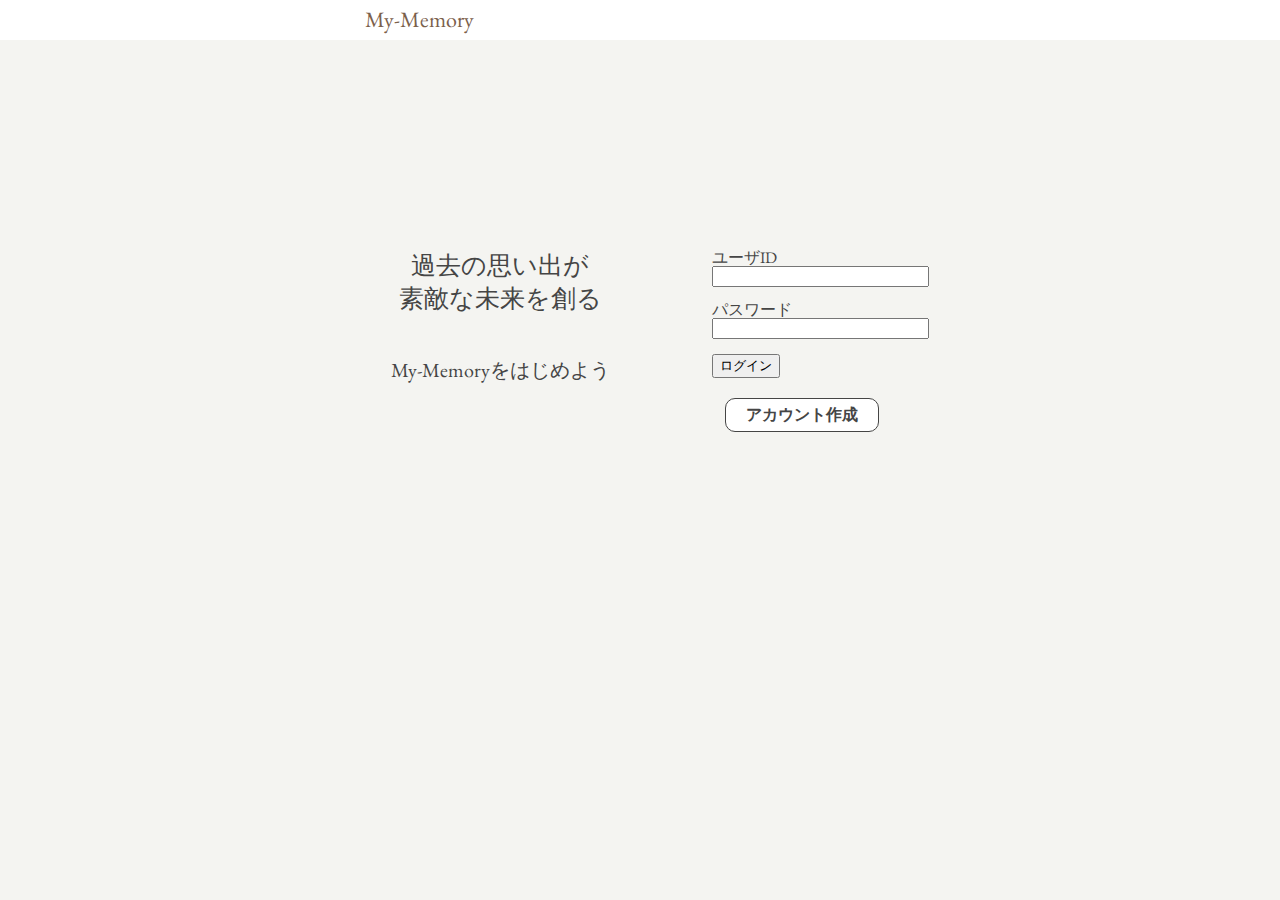
<file: HTML&CSS(8:18)/index.html>
<!doctype html>
<html>
<head>
<meta charset="UTF-8">
<meta name="viewport" content="width=device-width, initial-scale=1.0">
<title>私の思い出</title>
<meta name="description" content="私の思い出 - 思い出をウェブ上で管理・振り返るサービスです。">
<meta property="og:title" content="私の思い出 - 思い出をウェブ上で管理・振り返るサービス-">
<meta property="og:type" content="website">
<meta property="og:url" content="#">
<meta property="og:image" content="images/common/ogimage.png">
<meta property="og:site_name" content="私の思い出 - 思い出をウェブ上で管理・振り返るサービス-">
<meta property="og:description" content="私の思い出 - 思い出をウェブ上で管理・振り返るサービスです。">
<meta name="format-detection" content="telephone=no">
<link rel="preconnect" href="https://fonts.gstatic.com">
<link rel="preconnect" href="https://fonts.gstatic.com">
<link rel="preconnect" href="https://fonts.gstatic.com">
<link href="https://fonts.googleapis.com/css2?family=EB+Garamond:ital,wght@0,400;0,500;0,600;0,700;1,400;1,500;1,600;1,700&display=swap" rel="stylesheet">
<link href="https://fonts.googleapis.com/css2?family=Noto+Sans+JP:wght@100;300;400;500;700;900&display=swap" rel="stylesheet">
<link href="https://fonts.googleapis.com/css2?family=Montserrat:ital,wght@0,100;0,200;0,300;0,400;0,500;0,600;0,700;1,100;1,200;1,300;1,400;1,500;1,600;1,700&display=swap" rel="stylesheet">
<link rel="stylesheet" href="css/reset.css">
<link rel="stylesheet" href="css/style.css">
</head>
<body>
<header class="header">
	<div class="header_title">
	<h1 class="pc-inner">My-Memory</h1>
	</div>
</header>

<div class="flex">
	<div class="paddig-right">
		<div class="header-main">
			<div class="concept">
				<hi>過去の思い出が<br>素敵な未来を創る</hi>
			</div>
		</div>

		<div class="text-top">My-Memoryをはじめよう</div>
	</div>	

	<div class="sp-login">
		<div class="login">
			<div>
				<form action="home/index.html" method="get">

					<div class="margin-bottom">
						<div>ユーザID</div>

						<div>
							<input type="text" name="user_id"　placeholder="ユーザーネーム、メールアドレス、電話番号、" value="" size="24">
						</div>
					</div>

					<div class="margin-bottom">
						<div >パスワード</div>
						<div>
							<input type="password" name="password" value="" size="24">
						</div>
					</div>

					<div>
						<div colspan="2">
							<input type="submit" value="ログイン">
						</div>
					</div>
				</form>
			</div>
		</div>
		
		<a href="setup/index.html"><div class="account">アカウント作成</div></a>
	</div>
</div>
</body>
</html>
</file>
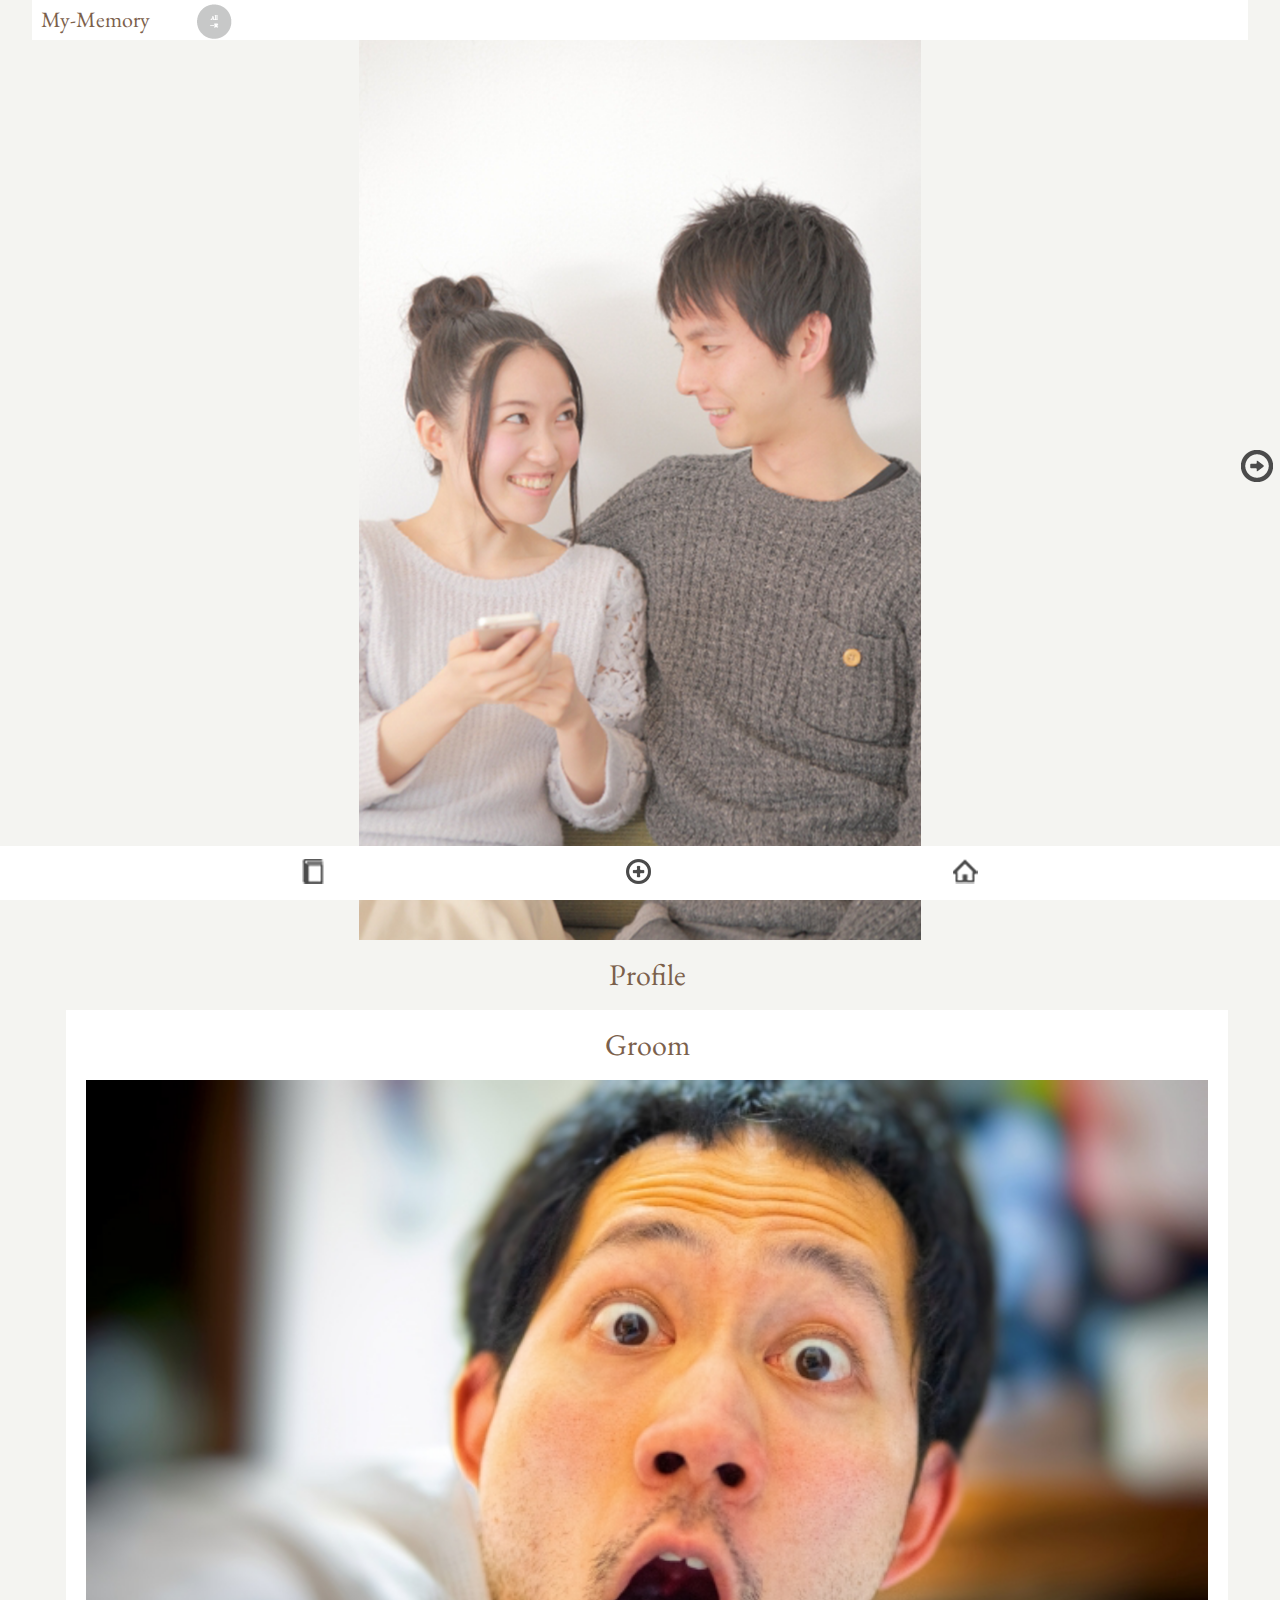
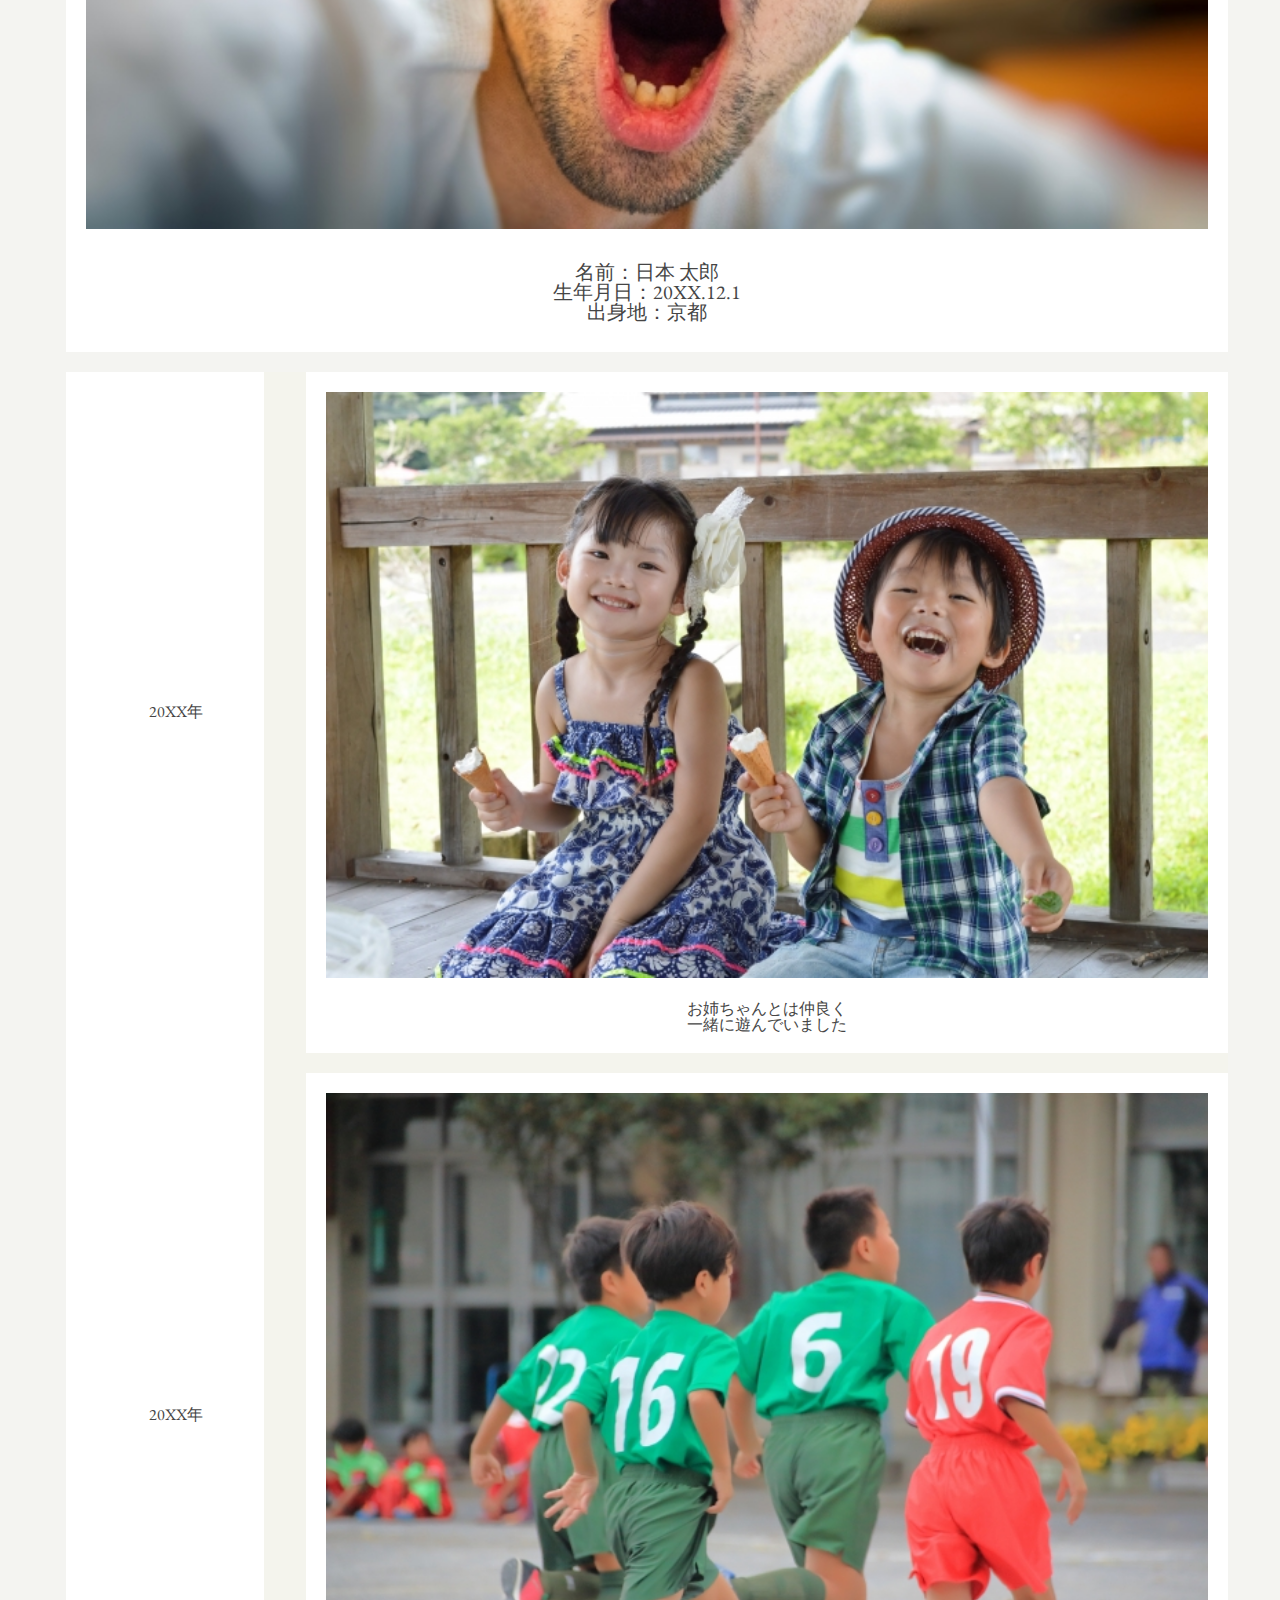
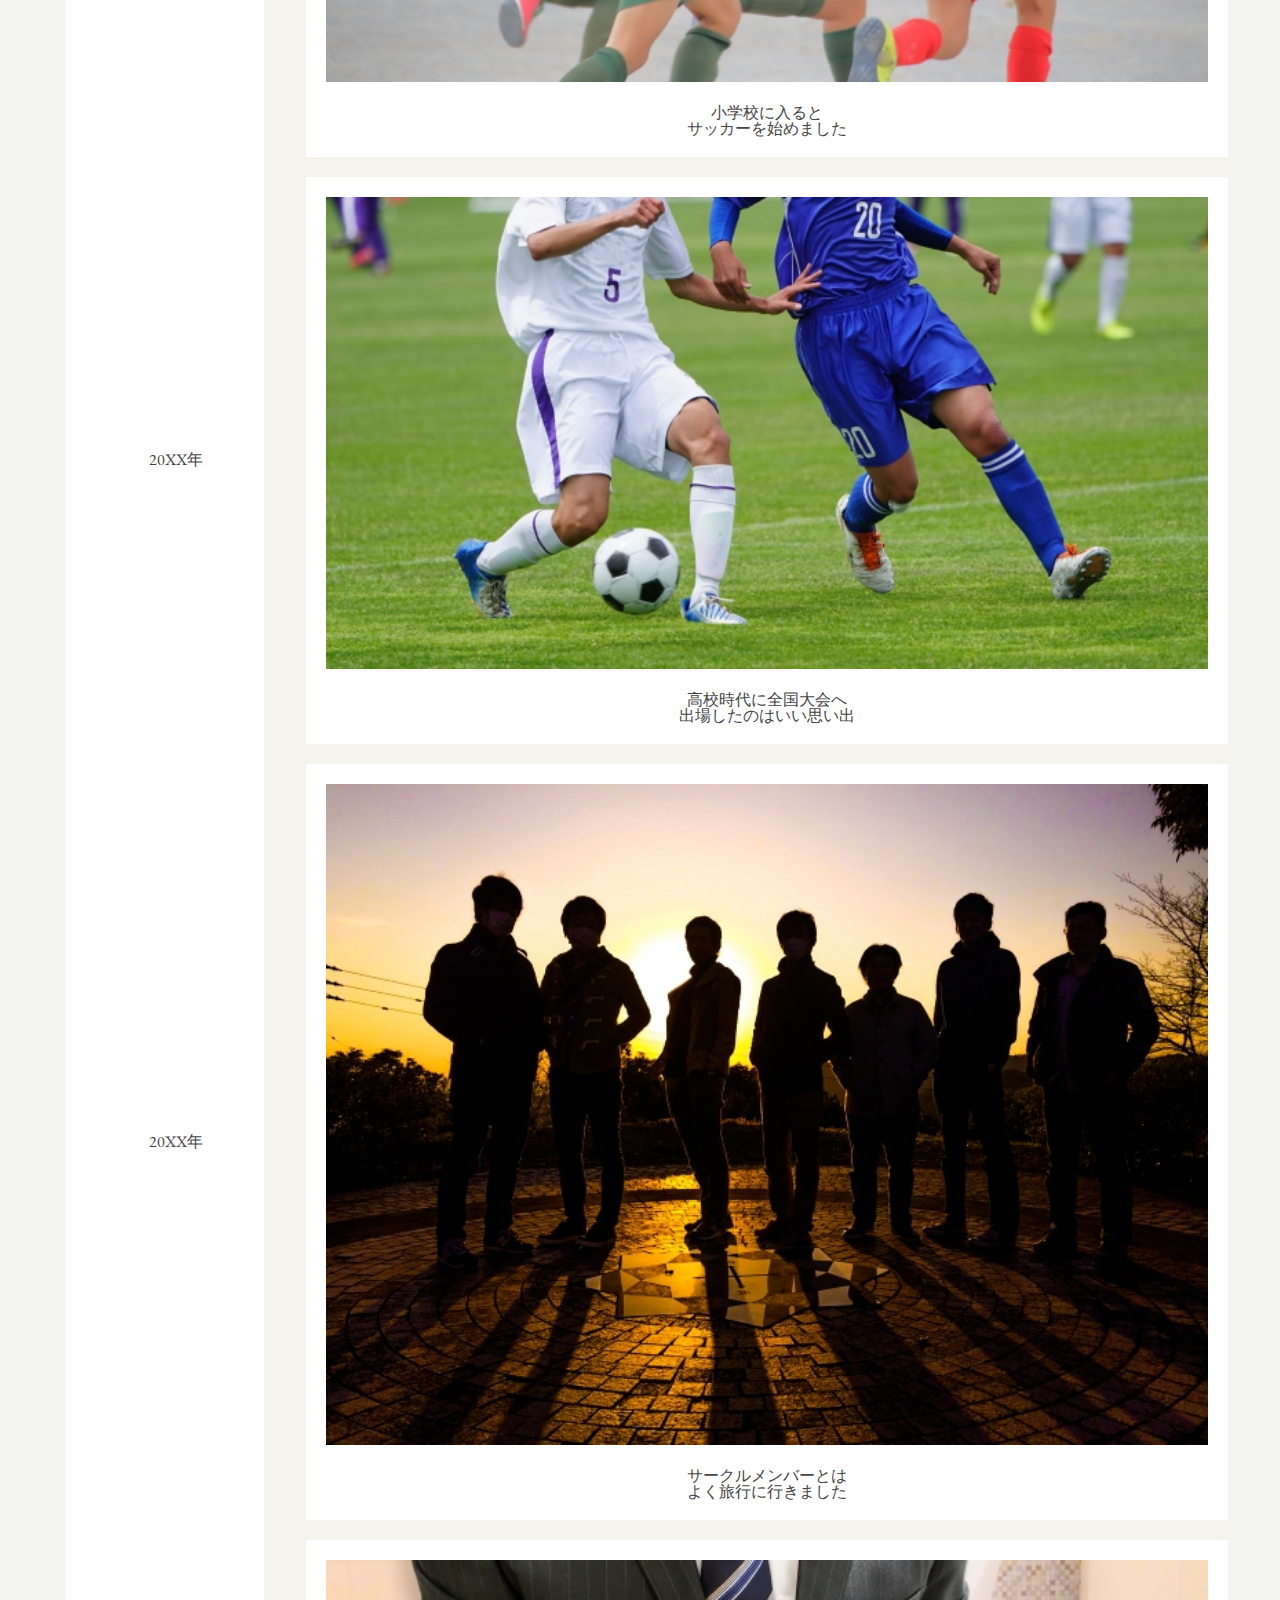
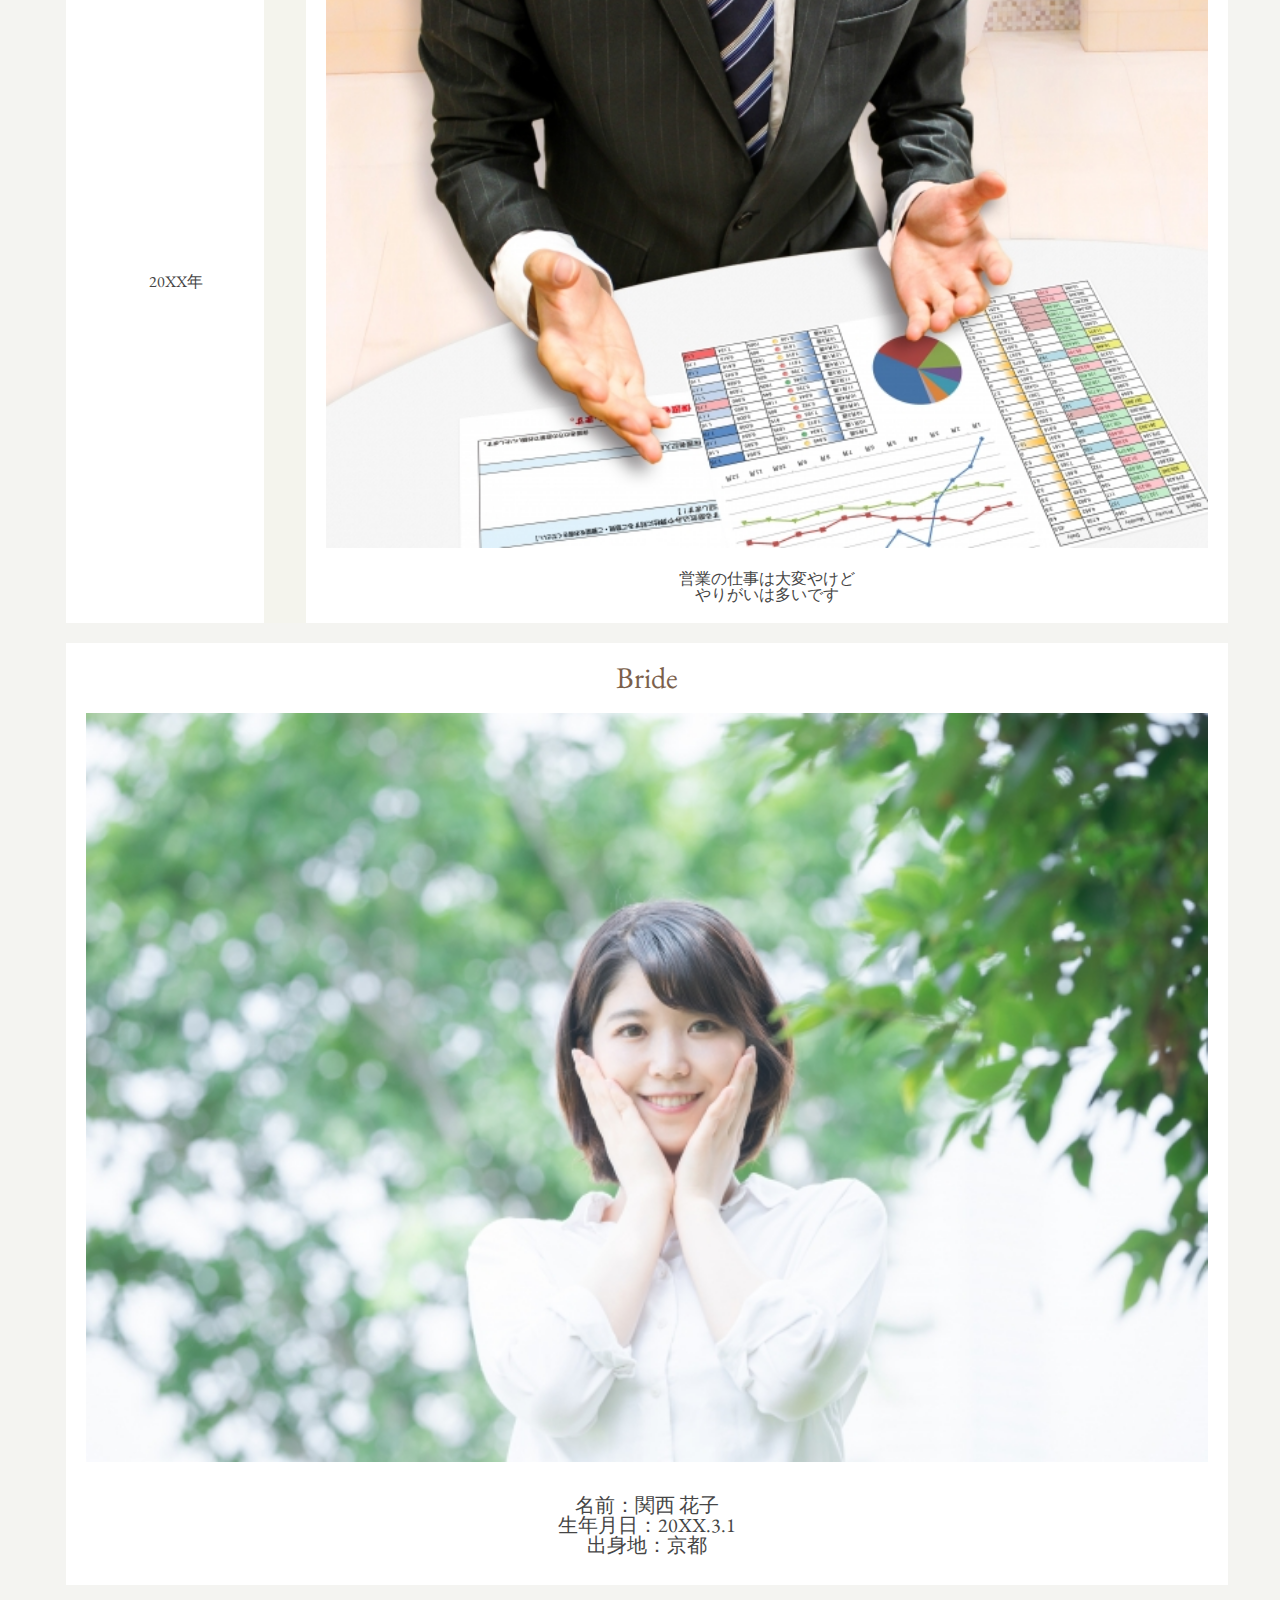
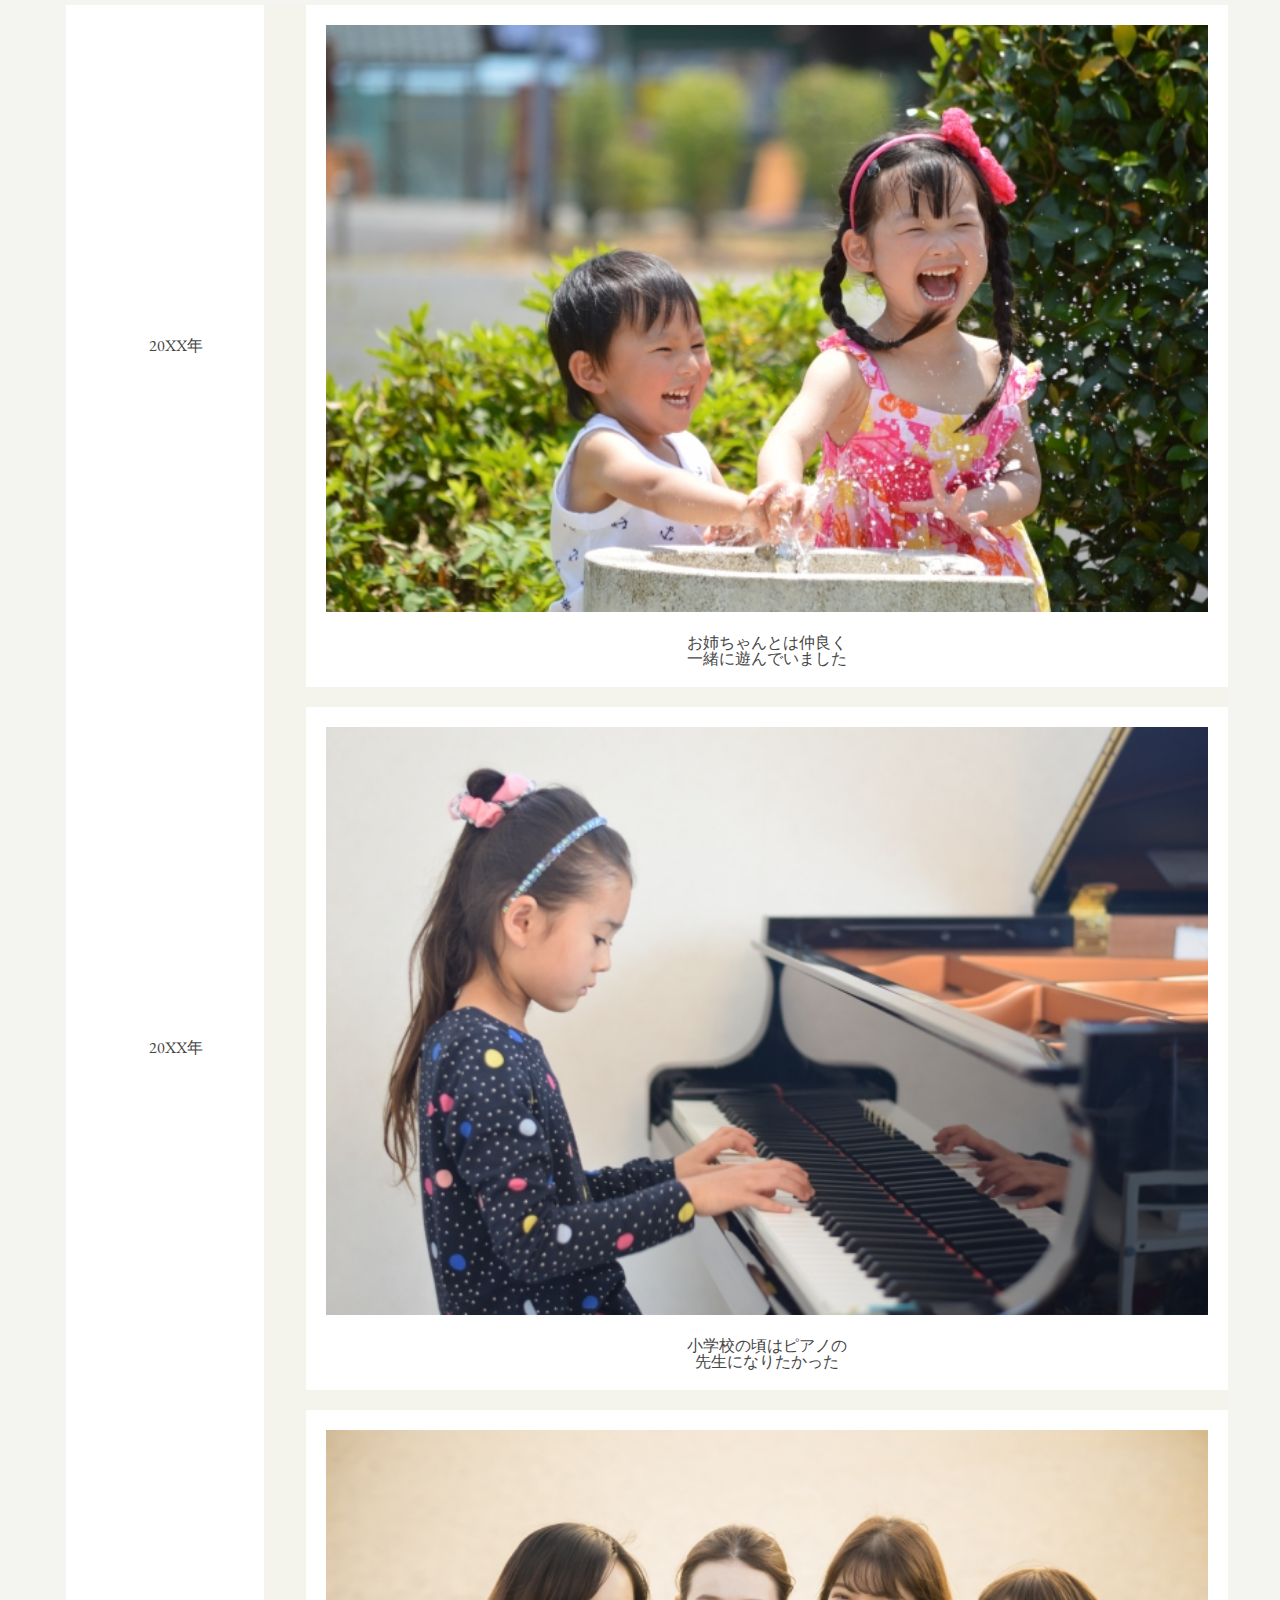
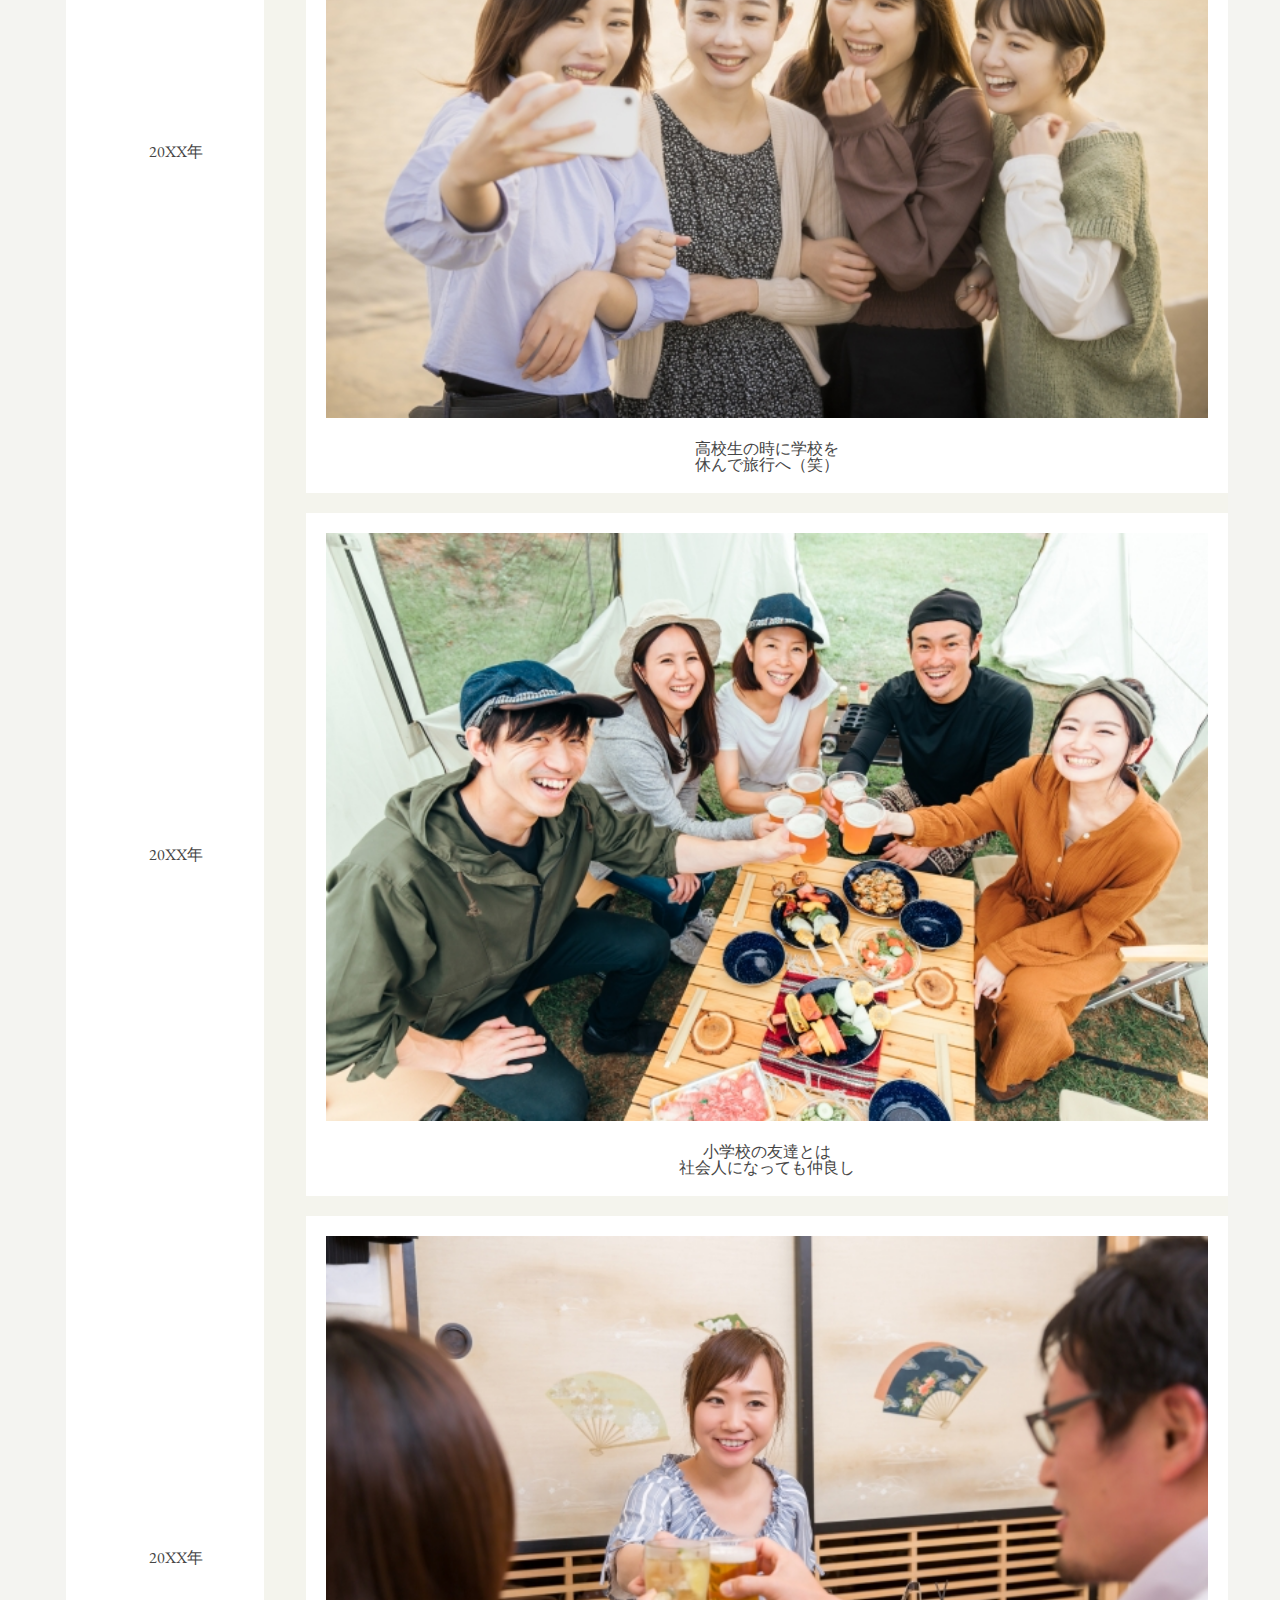
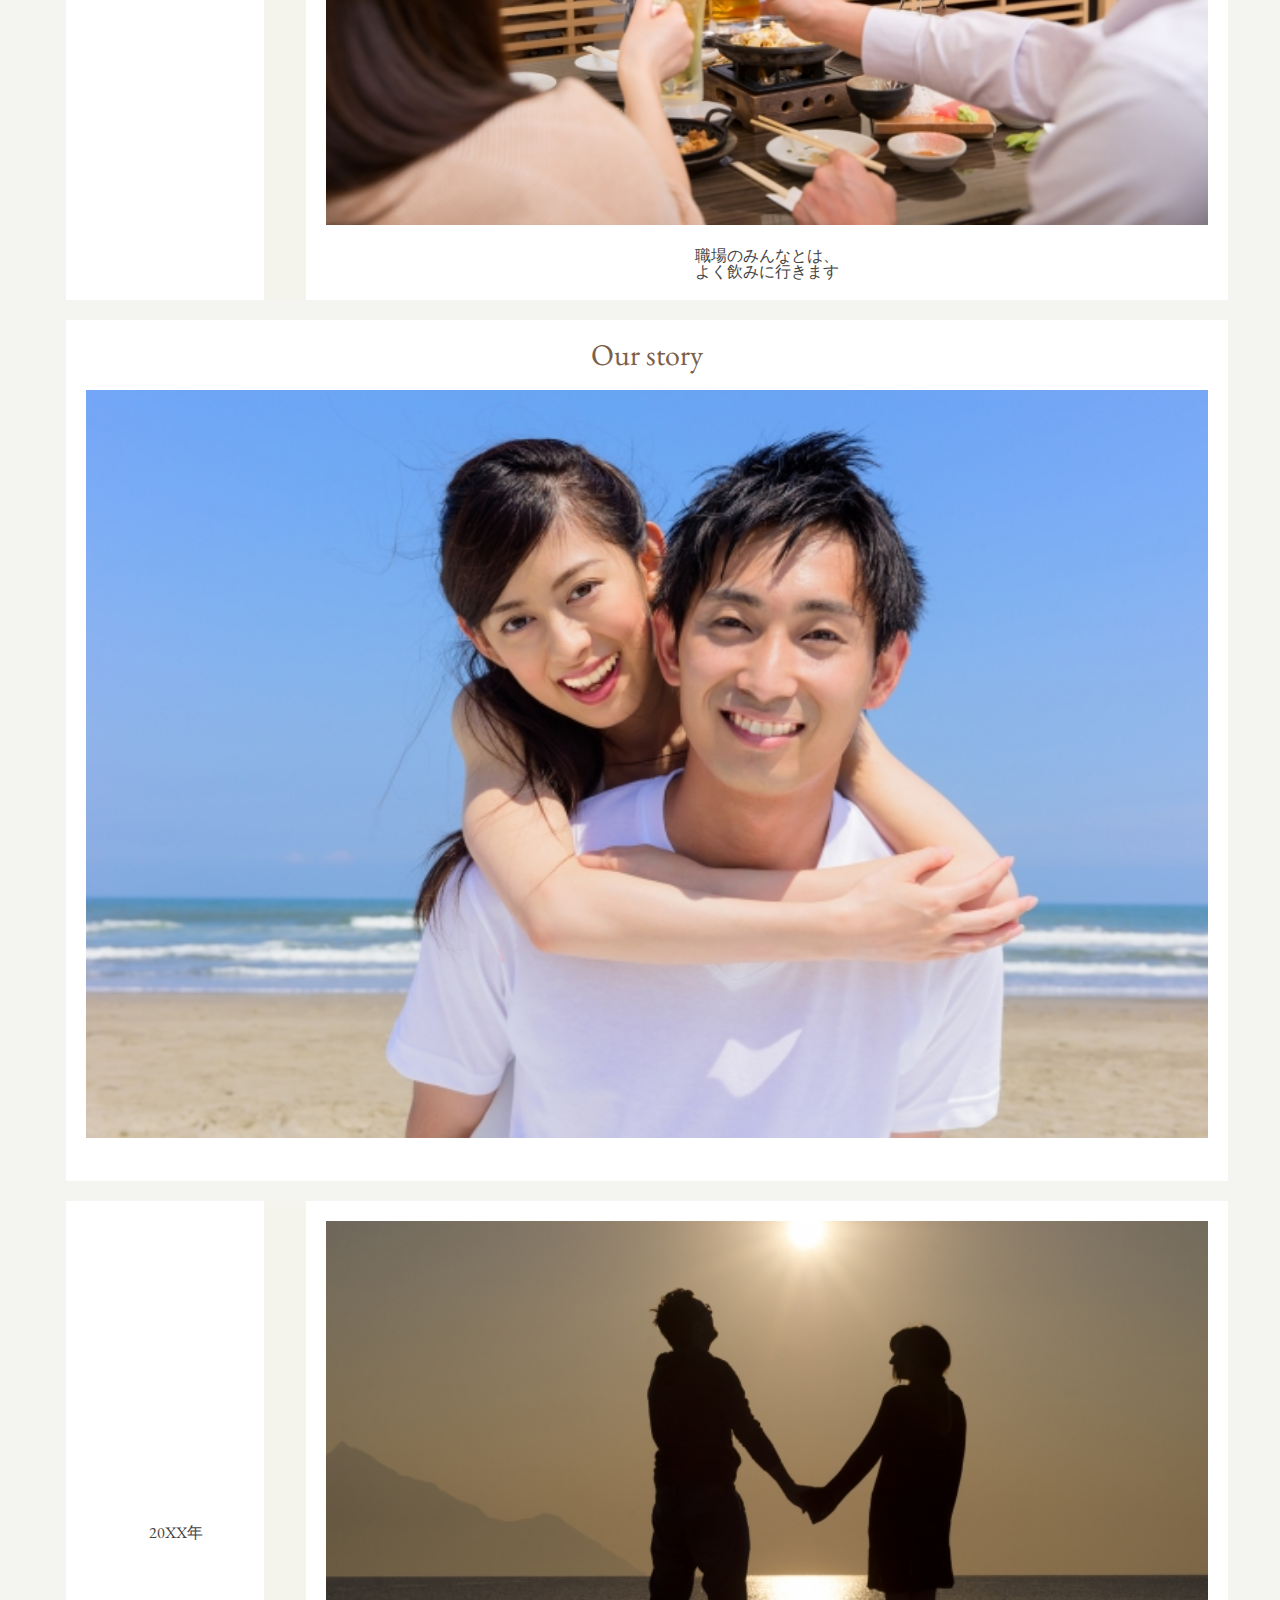
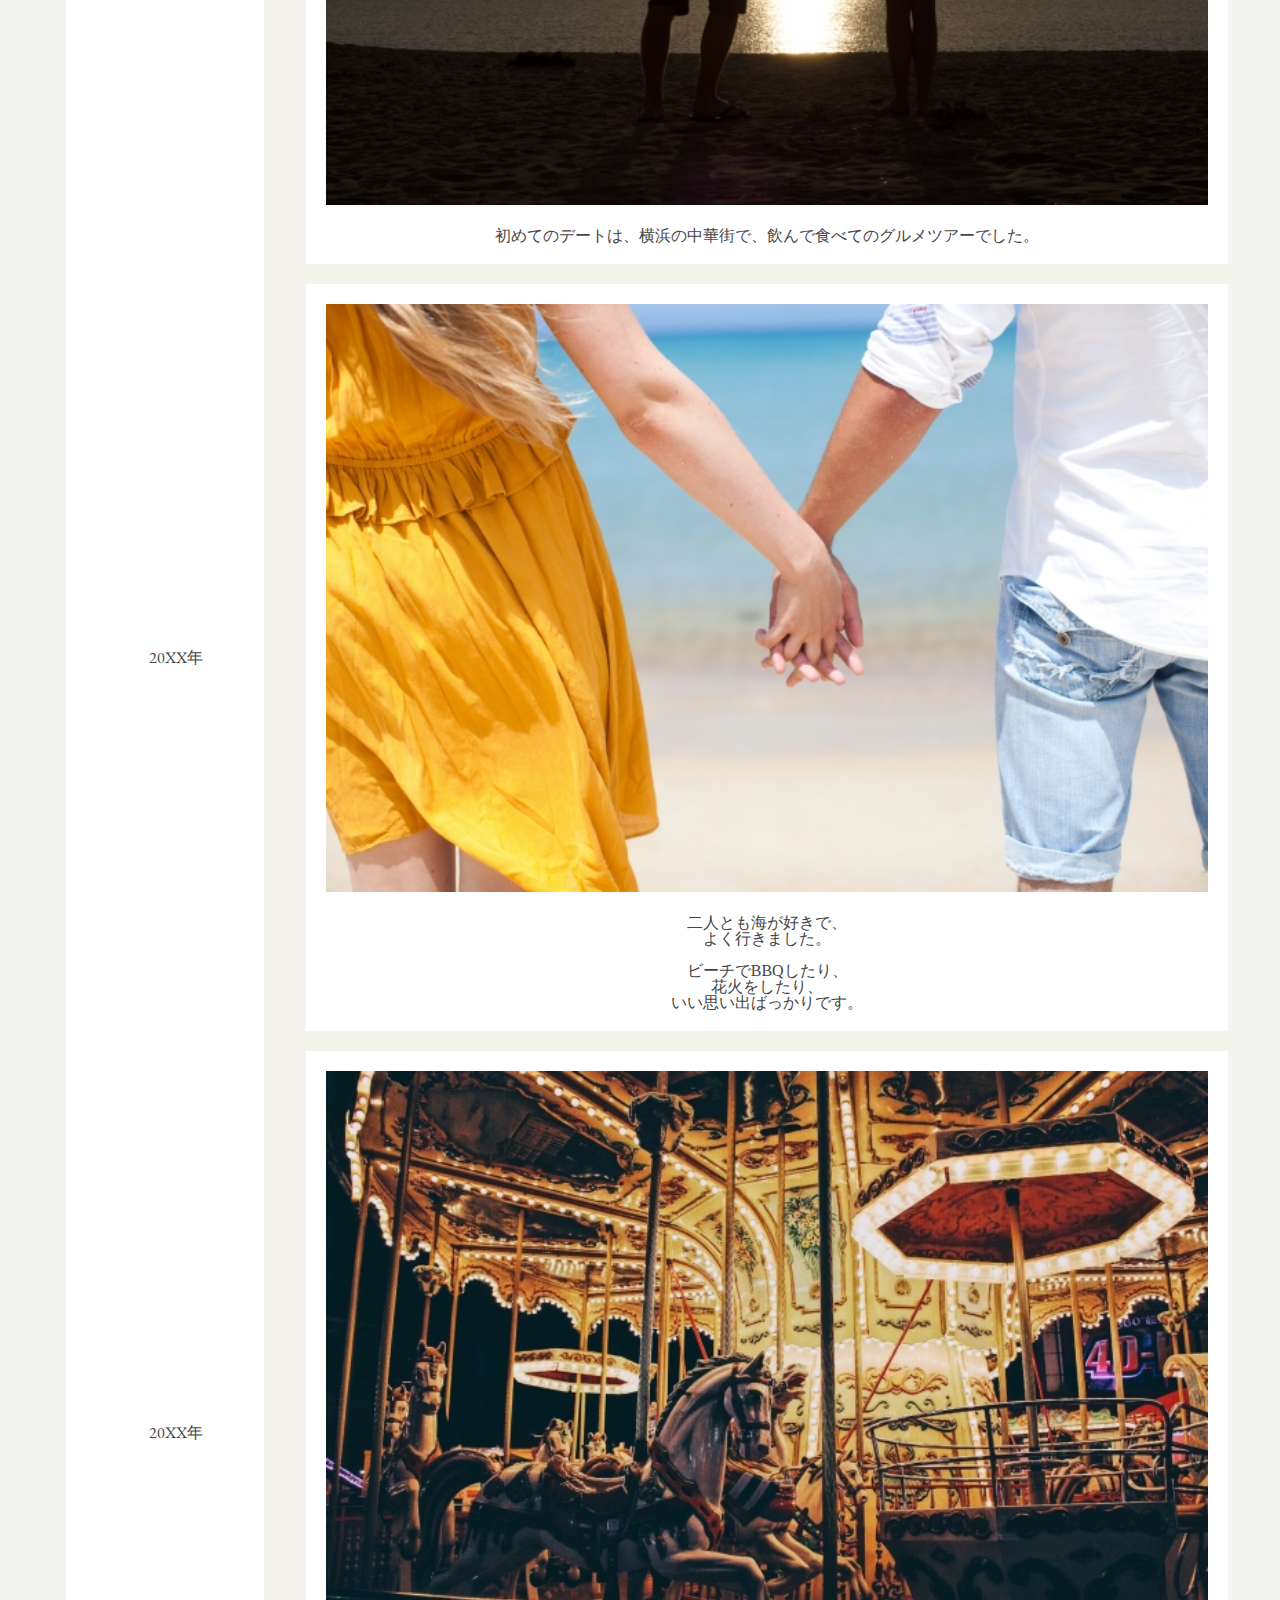
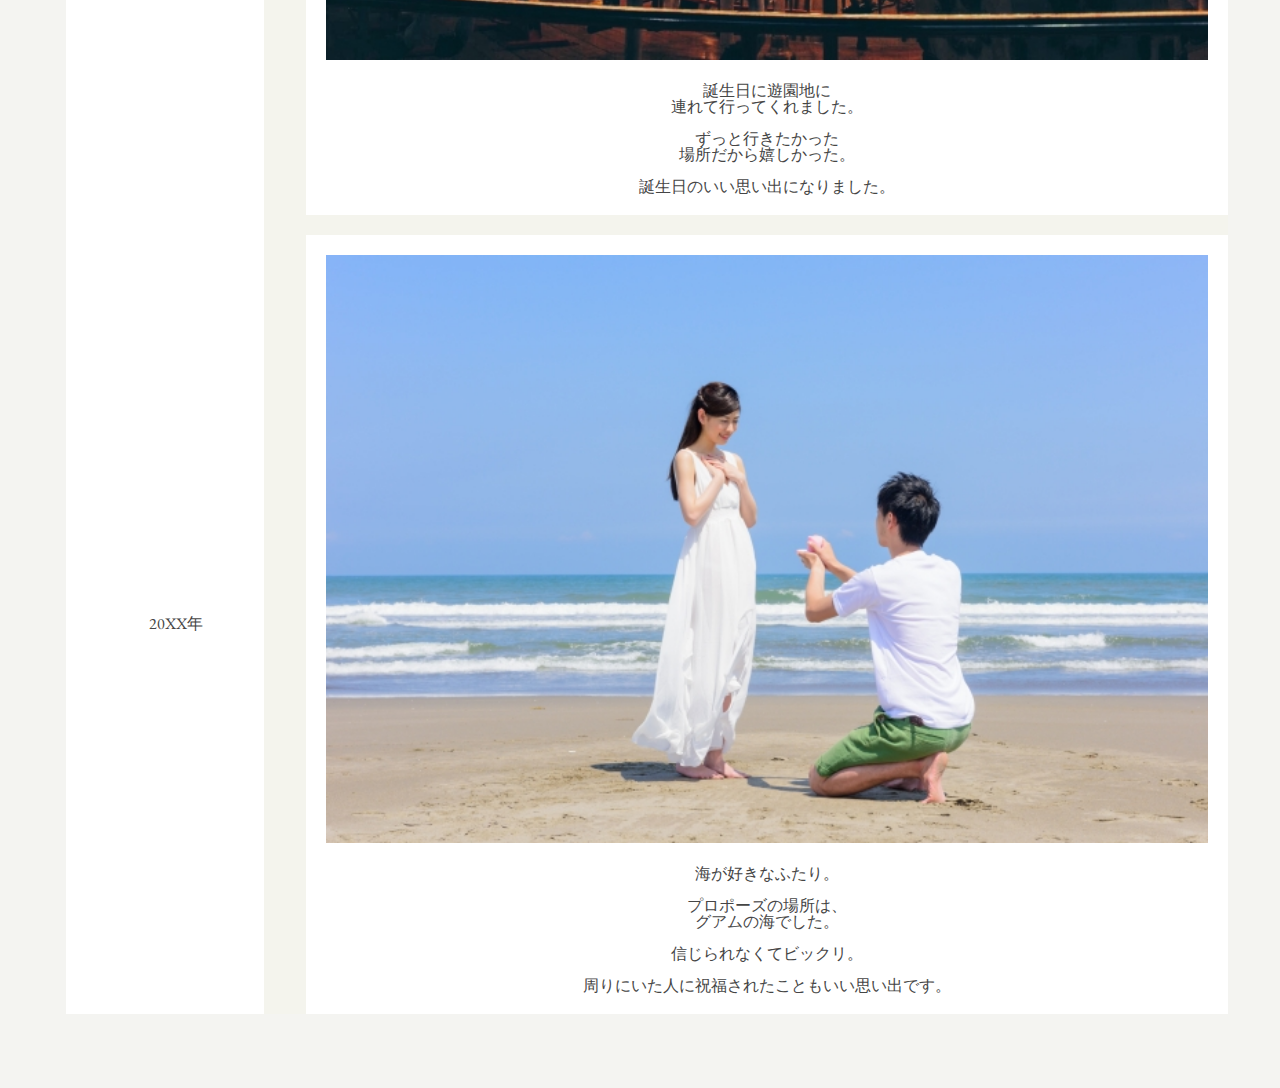
<file: HTML:CSS/index.html>
<!doctype html>
<html>
<head>
<meta charset="UTF-8">
<meta name="viewport" content="width=device-width, initial-scale=1.0">
<title>私たちの結婚式</title>
<meta name="description" content="私たちの結婚式 - 結婚式の思い出をウェブ上で管理・振り返るサービスです。">
<meta property="og:title" content="私たちの結婚式 - 結婚式の思い出をウェブ上で管理・振り返るサービス-">
<meta property="og:type" content="website">
<meta property="og:url" content="#">
<meta property="og:image" content="images/common/ogimage.png">
<meta property="og:site_name" content="私たちの結婚式 - 結婚式の思い出をウェブ上で管理・振り返るサービス-">
<meta property="og:description" content="私たちの結婚式 - 結婚式の思い出をウェブ上で管理・振り返るサービスです。">
<meta name="format-detection" content="telephone=no">
<link rel="preconnect" href="https://fonts.gstatic.com">
<link rel="preconnect" href="https://fonts.gstatic.com">
<link rel="preconnect" href="https://fonts.gstatic.com">
<link href="https://fonts.googleapis.com/css2?family=EB+Garamond:ital,wght@0,400;0,500;0,600;0,700;1,400;1,500;1,600;1,700&display=swap" rel="stylesheet">
<link href="https://fonts.googleapis.com/css2?family=Noto+Sans+JP:wght@100;300;400;500;700;900&display=swap" rel="stylesheet">
<link href="https://fonts.googleapis.com/css2?family=Montserrat:ital,wght@0,100;0,200;0,300;0,400;0,500;0,600;0,700;1,100;1,200;1,300;1,400;1,500;1,600;1,700&display=swap" rel="stylesheet">
<link rel="stylesheet" href="css/reset.css">
<link rel="stylesheet" href="css/style.css">
</head>
<body class="pc-inner">
	<header class="header">
	<h1 class="header_title">My-Memory</h1>
		
	<img class="absolute" src="images/1x/アセット 10.png" alt="">
	</header>
	
	<div class="header_visual expannd">
		<img class="fixed sp" src="images/長方形 10.png" alt="新郎新婦の写真">
		
		<img src="images/couple.png" alt="">
		<img src="images/top3.jpg" alt="新郎新婦の写真">
	</div>
	<a href="wedding/index.html">
		<img class="right-line" src="images/_i_icon_00185_icon_001850_32.png" alt="">
	</a>
	
	
	<div class="content2">
	<ul class="inner">
		<li><img src="images/_i_icon_12955_icon_129550_16.png" alt=""></li>
		<li><a href="template/index.html"><img src="images/2_i_icon_00105_icon_001050_256.png" alt=""></a></li>
		<li><img src="images/_i_icon_12007_icon_120070_16.png" alt=""></li>
	</ul>
	</div>	
	
	<main>
	<h1 class="menu__title margin02">Profile</h1>
	
	<div class="backgrand">
				<h2 class="menu__title">Groom</h2>

				<div class="contents_background">
					<div class="image"><img class="img_size" src="images/groom2.jpg" alt="新郎の写真"></div>
					<ul class="text">
						<li>名前：日本 太郎</li>
						<li>生年月日：20XX.12.1</li>
						<li>出身地：京都</li>
					</ul>
				</div>
	</div>
		
	<div>
		<div class="parent">
			<div class="child">
				<div class="display_flex">
					<div class="year">20XX年</div>
					<div class="content">
						<img class="img_size" src="images/252712_s.jpg" alt="">
						<div class="content_text text_center margin">お姉ちゃんとは仲良く<br>一緒に遊んでいました</div>
					</div>
				</div>
			</div>

			<div class="child">
				<div class="display_flex">
					<div class="year">20XX年</div>
					<div class="content">
						<img class="img_size" src="images/1364436_s.jpg" alt="">
						<div class="content_text text_center margin">小学校に入ると<br>サッカーを始めました</div>	
					</div>
				</div>
			</div>


			<div class="child">
				<div class="display_flex">
					<div class="year">20XX年</div>
					<div class="content">
						<img class="img_size" src="images/broomkids.jpg" alt="">
						<div class="content_text text_center margin">高校時代に全国大会へ<br>出場したのはいい思い出</div>	
					</div>
				</div>
			</div>

			<div class="child">
				<div class="display_flex">
					<div class="year">20XX年</div>
					<div class="content">
						<img class="img_size" src="images/1220304_s.jpg" alt="">
						<div class="content_text text_center margin">サークルメンバーとは<br>よく旅行に行きました</div>		
					</div>
				</div>
			</div>

			<div class="child">
				<div class="display_flex">
					<div class="year">20XX年</div>
					<div div class="content">
						<img class="img_size" src="images/1202992_s.jpg" alt="">
						<div class="content_text text_center margin">営業の仕事は大変やけど<br>やりがいは多いです</div>	
					</div>
				</div>
			</div>
		</div>
	</div>
	
	<div class="backgrand">
		<h2 class="menu__title">Bride</h2>

		<div class="contents_background">
			<div class="image"><img class="img_size" src="images/bride2.jpg" alt="新婦の写真"></div>
			<ul class="text">
				<li>名前：関西 花子</li>
				<li>生年月日：20XX.3.1</li>
				<li>出身地：京都</li>
			</ul>
		</div>
	</div>
		
	<div>
		<div class="parent">
			<div class="child">
				<div class="display_flex">
					<div class="year">20XX年</div>
					<div class="content">
						<img class="img_size" src="images/bridekids.jpg" alt="">
						<div class="content_text text_center margin">お姉ちゃんとは仲良く<br>一緒に遊んでいました</div>
					</div>
				</div>
			</div>

			<div class="child">
				<div class="display_flex">
					<div class="year">20XX年</div>
					<div class="content">
						<img class="img_size" src="images/1649654_s.jpg" alt="">
						<div class="content_text text_center margin">小学校の頃はピアノの<br>先生になりたかった</div>	
					</div>
				</div>
			</div>


			<div class="child">
				<div class="display_flex">
					<div class="year">20XX年</div>
					<div class="content">
						<img class="img_size" src="images/4178431_s.jpg" alt="">
						<div class="content_text text_center margin">高校生の時に学校を<br>休んで旅行へ（笑）</div>
					</div>
				</div>
			</div>

			<div class="child">
				<div class="display_flex">
					<div class="year">20XX年</div>
					<div class="content">
						<img class="img_size" src="images/4182491_s.jpg" alt="">
						<div class="content_text text_center margin">小学校の友達とは<br>社会人になっても仲良し</div>	
					</div>
				</div>
			</div>

			<div class="child">
				<div class="display_flex">
					<div class="year">20XX年</div>
					<div div class="content">
						<img class="img_size" src="images/2396306_s.jpg" alt="">
						<div class="content_text text_center margin">職場のみんなとは、<br>よく飲みに行きます</div>	
					</div>
				</div>
			</div>
		</div>
	</div>
	
	<div class="backgrand">
		<h4 class="menu__title">Our story</h4>
		<div class="contents_background">
			<div class="padding_bottom image"><img class="img_size" src="images/262948_s.jpg" alt="新郎新婦の写真"></div>
		</div>
	</div>
	
	<div>
		<div class="parent">
			<div class="child">
				<div class="display_flex">
					<div class="year">20XX年</div>
					<div class="content">
						<img class="img_size" src="images/48368_s.jpg" alt="">
						<div class="content_text text_center margin">初めてのデートは、横浜の中華街で、飲んで食べてのグルメツアーでした。</div>
					</div>
				</div>
			</div>

			<div class="child">
				<div class="display_flex">
					<div class="year">20XX年</div>
					<div class="content">
						<img class="img_size" src="images/627891_s.jpg" alt="">
						<div class="content_text text_center margin">二人とも海が好きで、<br>よく行きました。<br><br>ビーチでBBQしたり、<br>花火をしたり、<br>いい思い出ばっかりです。</div>
					</div>
				</div>
			</div>

			<div class="child">
				<div class="display_flex">
					<div class="year">20XX年</div>
					<div class="content">
						<img class="img_size" src="images/4116886_s.jpg" alt="">
						<div class="content_text text_center margin">誕生日に遊園地に<br>連れて行ってくれました。<br><br>ずっと行きたかった<br>場所だから嬉しかった。<br><br>誕生日のいい思い出になりました。</div>	
					</div>
				</div>
			</div>

			<div class="child2">
				<div class="display_flex">
					<div class="year">20XX年</div>
					<div div class="content">
						<img class="img_size" src="images/263147_s.jpg" alt="">
						<div class="content_text text_center margin">海が好きなふたり。<br><br>プロポーズの場所は、<br>グアムの海でした。<br><br>信じられなくてビックリ。<br><br>周りにいた人に祝福されたこともいい思い出です。</div>
					</div>
				</div>
			</div>
		</div>
	</div>

		
</main>
	
</body>
</html>
</file>
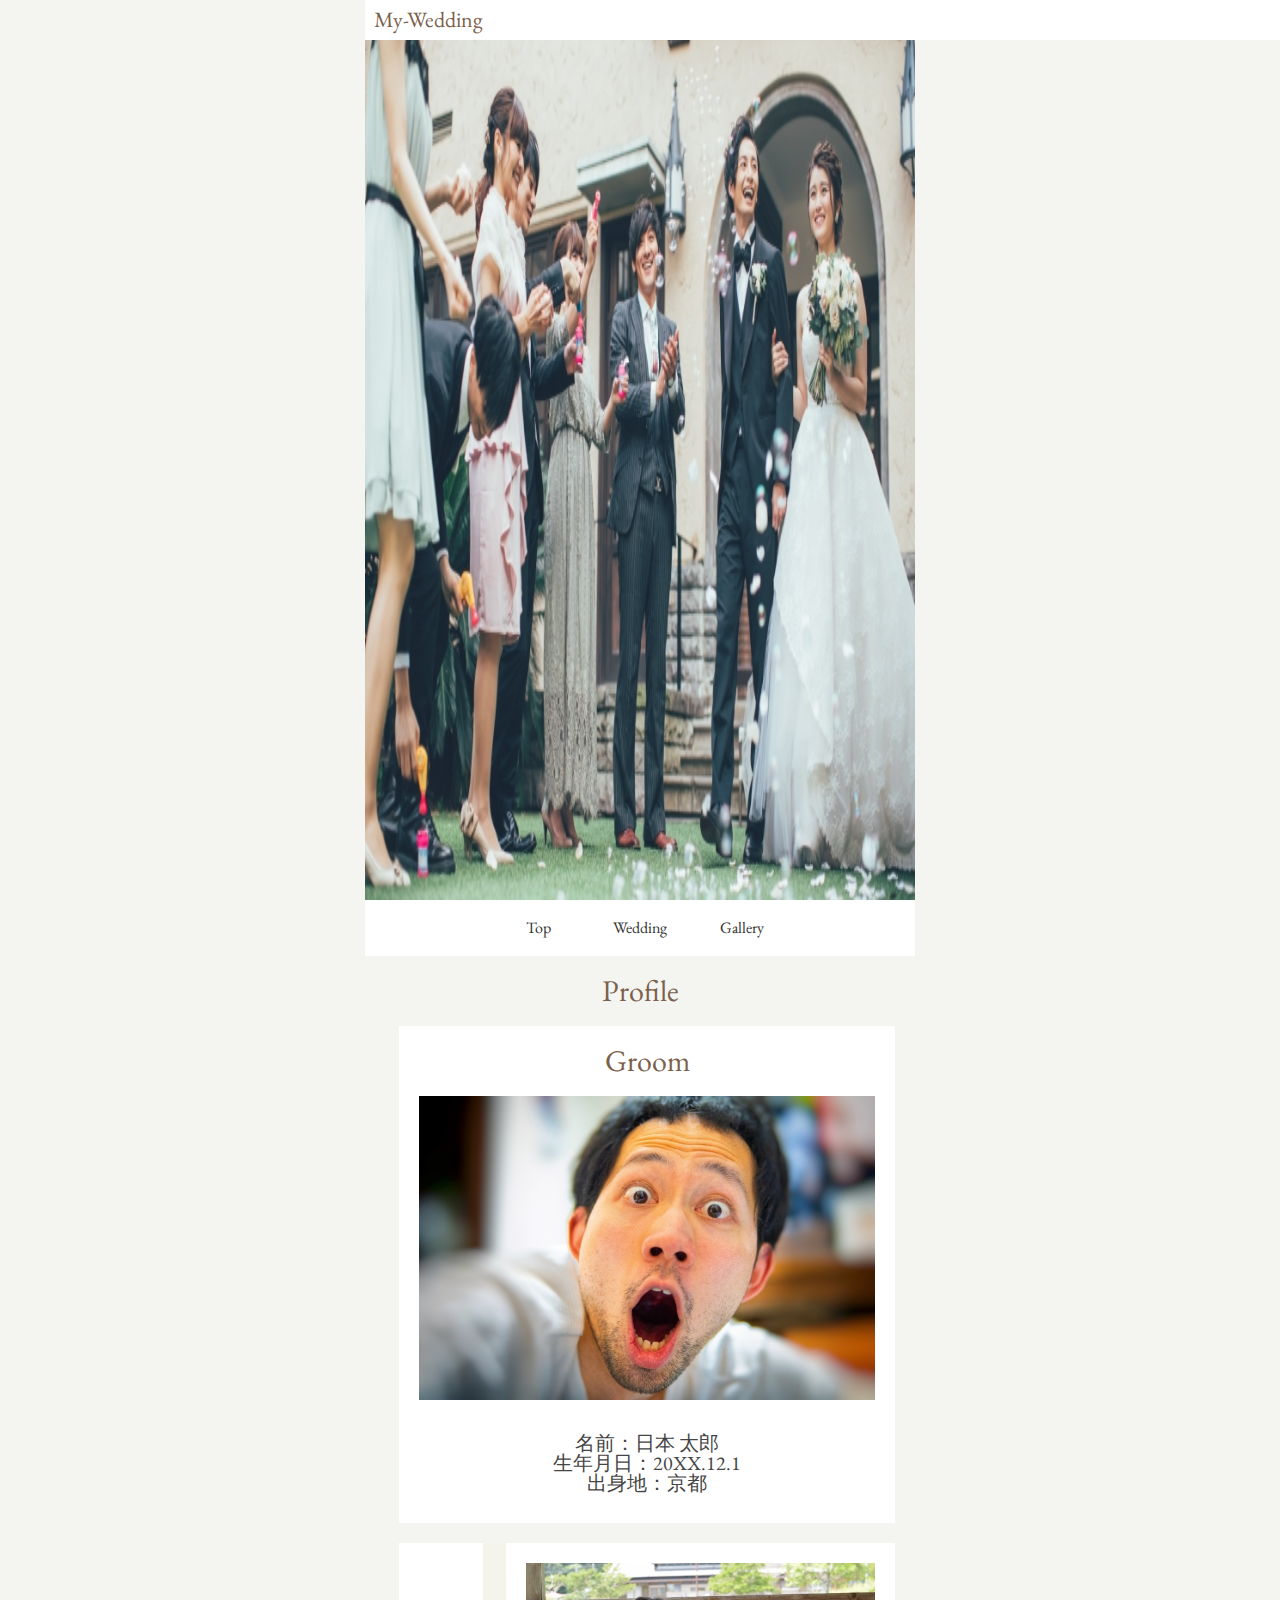
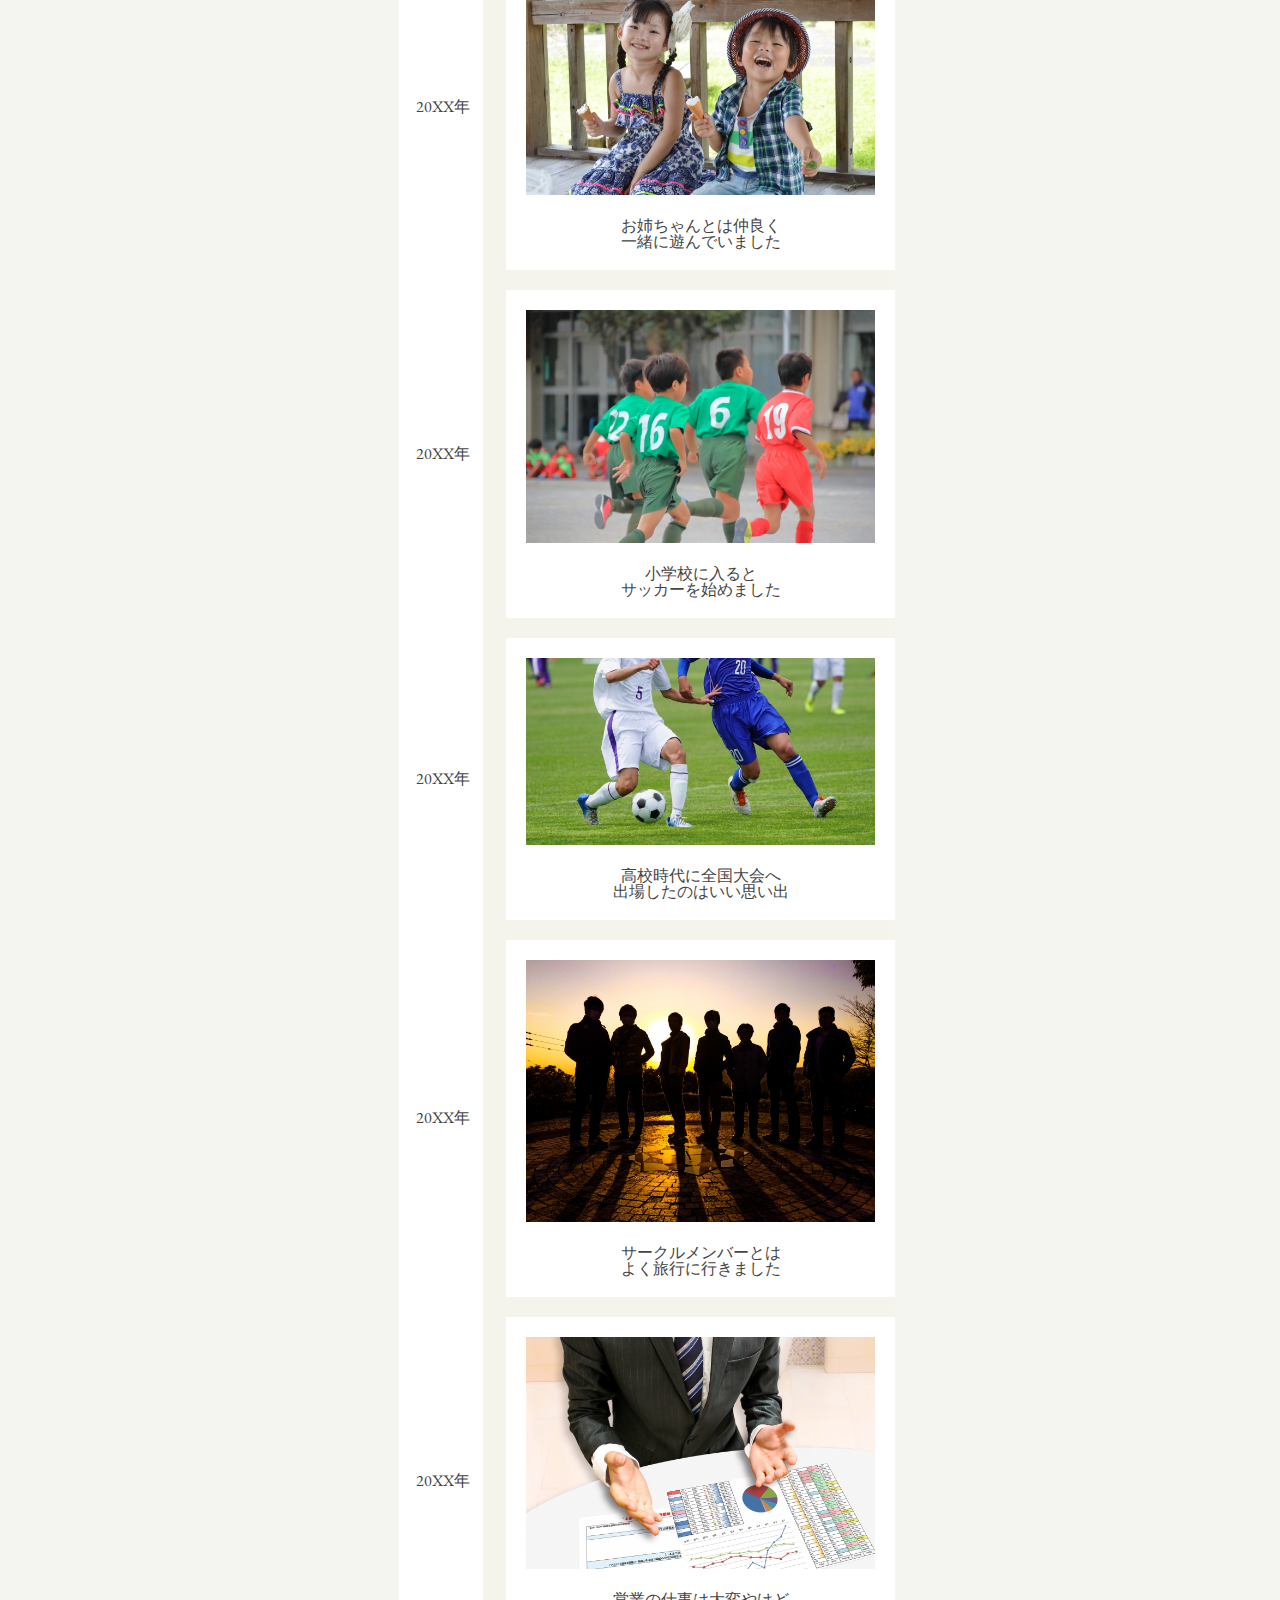
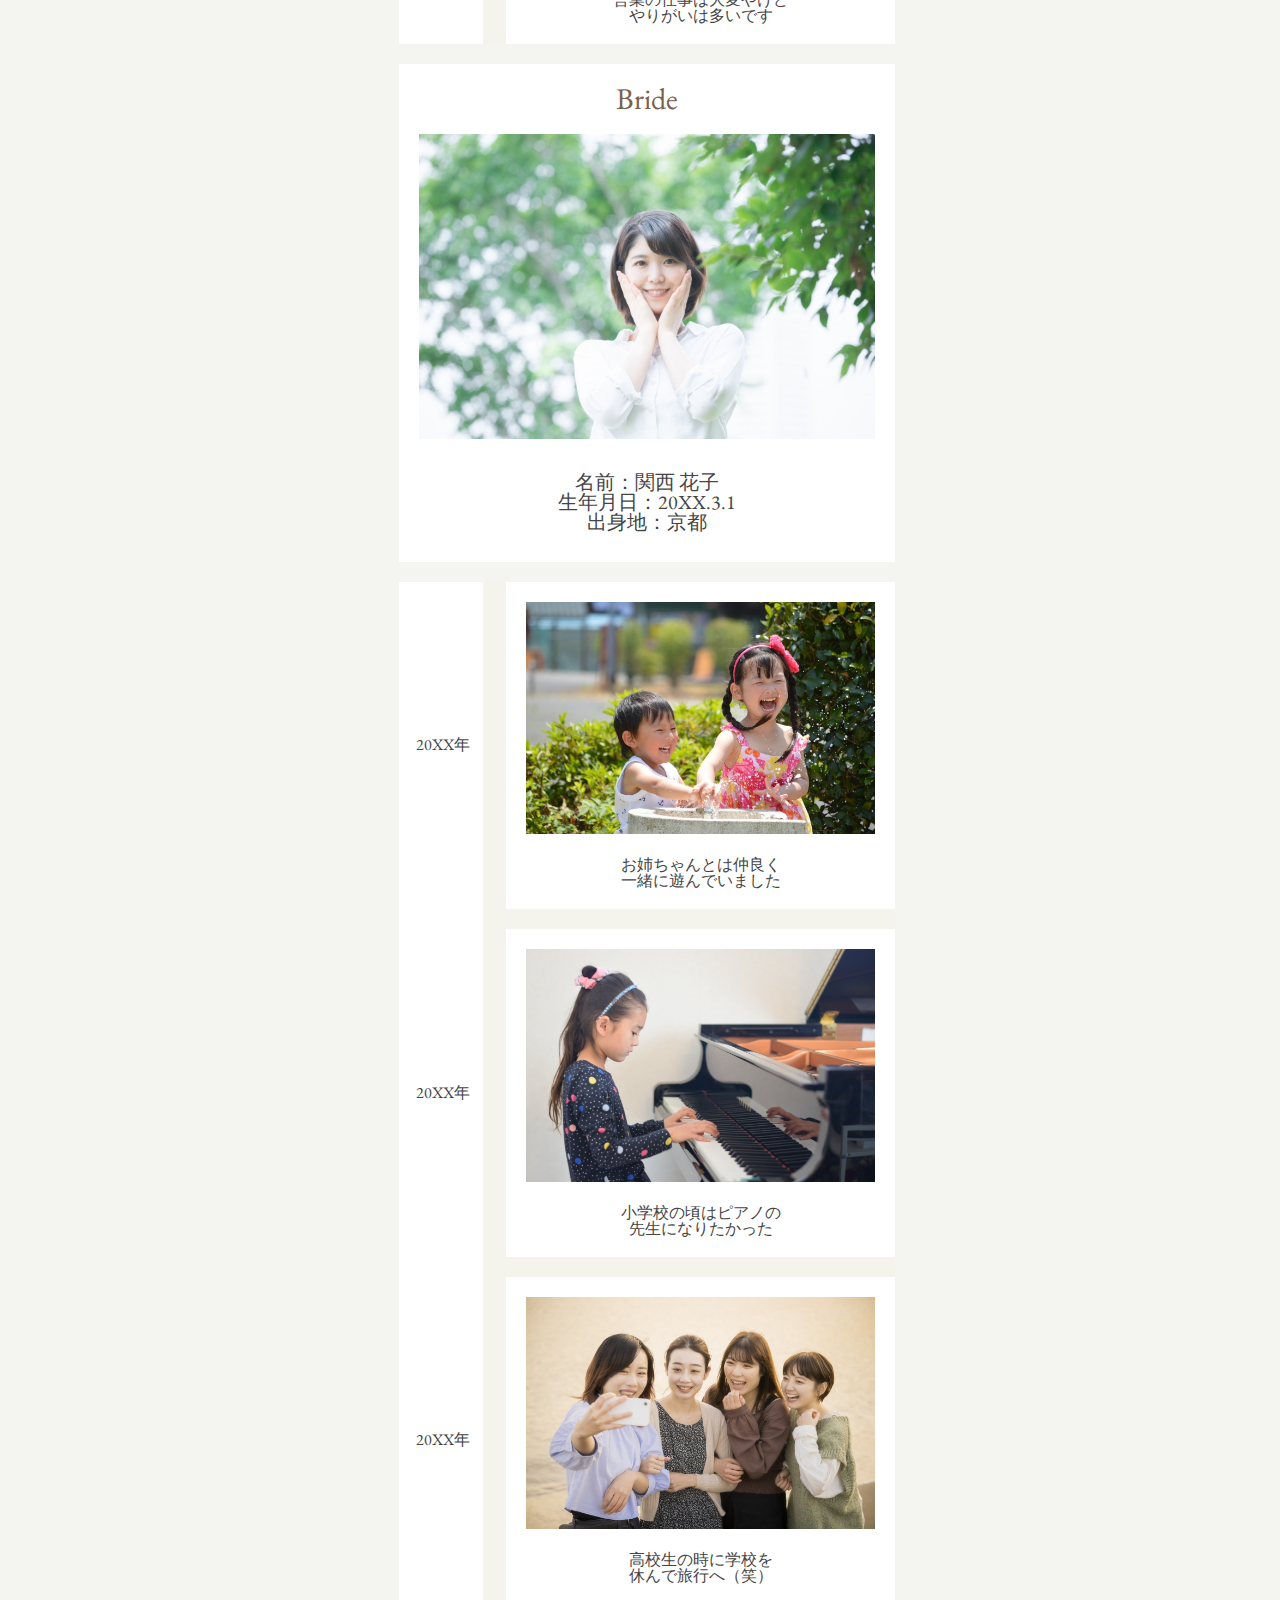
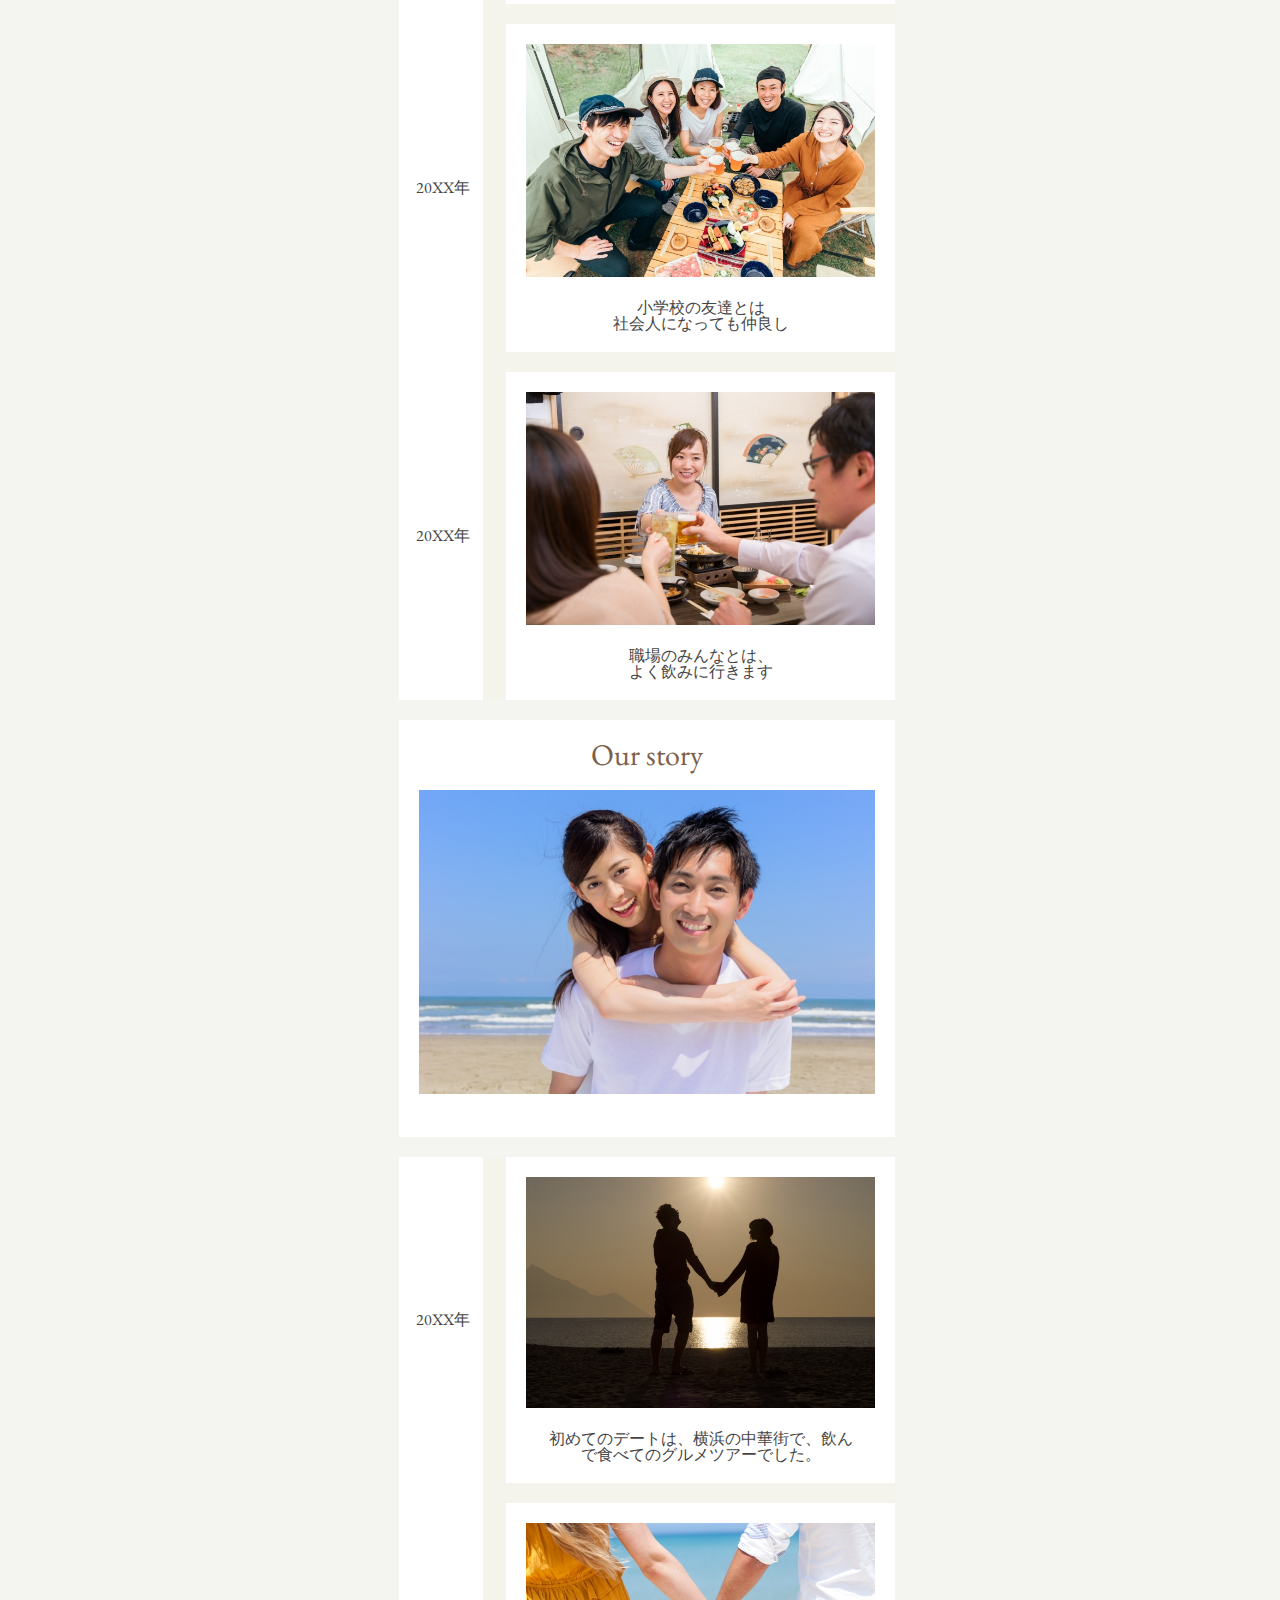
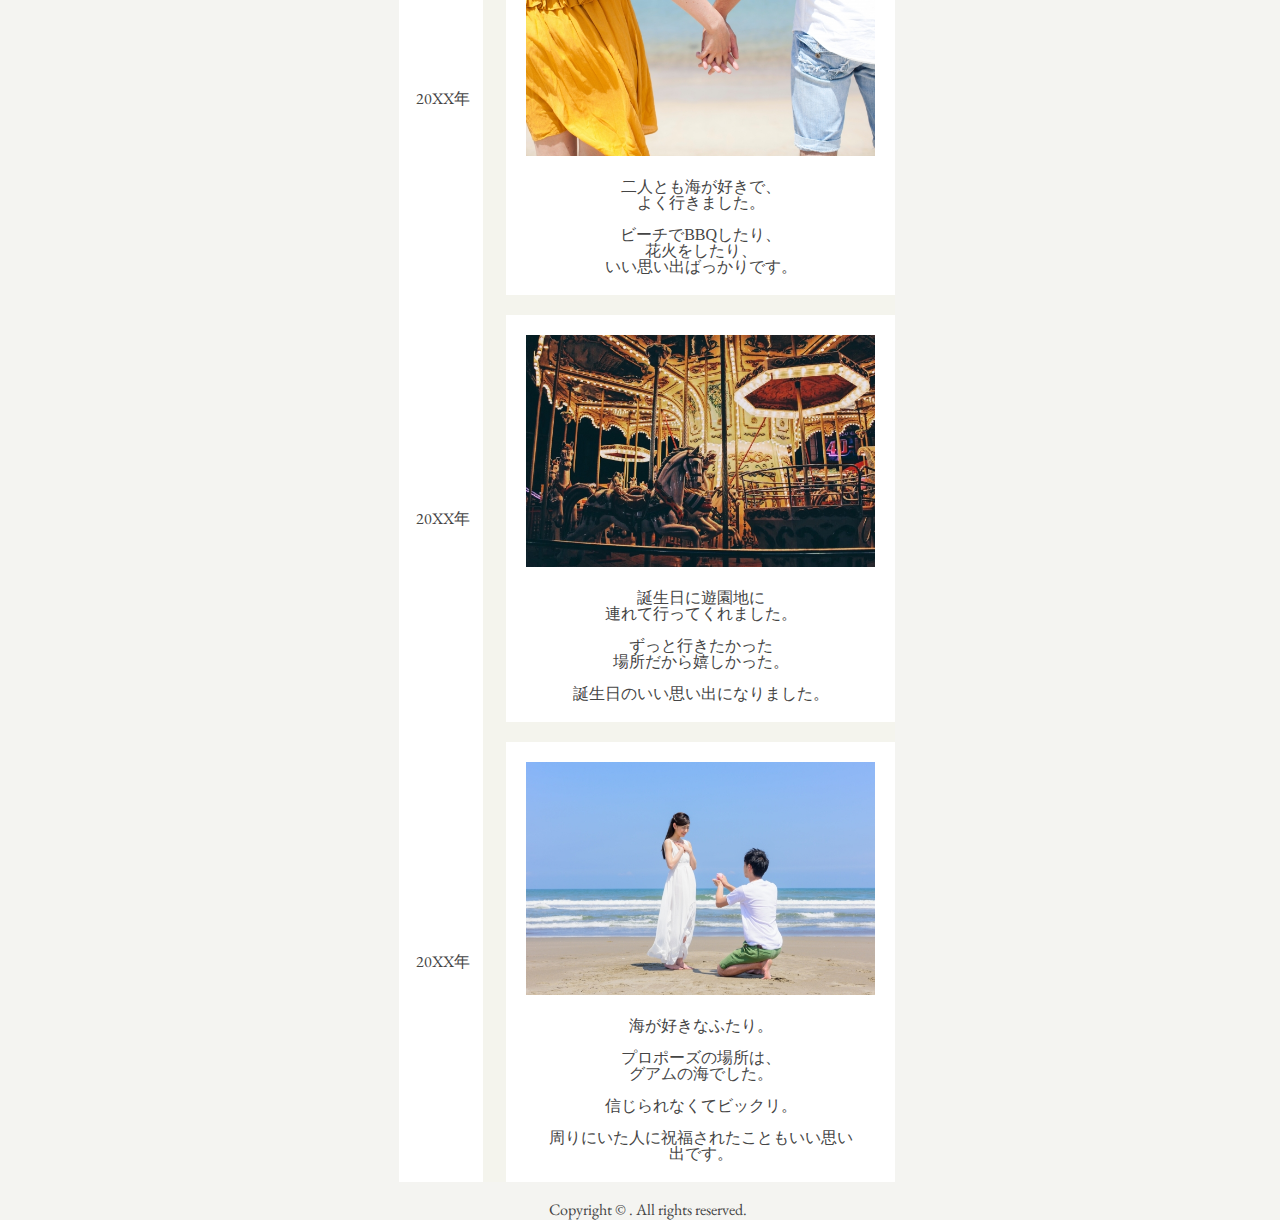
<file: HTML&CSS(8:18)/about/index.html>
<!doctype html>
<html>
<head>
<meta charset="UTF-8">
<meta name="viewport" content="width=device-width, initial-scale=1.0">
<title>私たちの結婚式</title>
<meta name="description" content="私たちの結婚式 - 結婚式の思い出をウェブ上で管理・振り返るサービスです。">
<meta property="og:title" content="私たちの結婚式 - 結婚式の思い出をウェブ上で管理・振り返るサービス-">
<meta property="og:type" content="website">
<meta property="og:url" content="#">
<meta property="og:image" content="../../images/common/ogimage.png">
<meta property="og:site_name" content="私たちの結婚式 - 結婚式の思い出をウェブ上で管理・振り返るサービス-">
<meta property="og:description" content="私たちの結婚式 - 結婚式の思い出をウェブ上で管理・振り返るサービスです。">
<meta name="format-detection" content="telephone=no">
<link rel="preconnect" href="https://fonts.gstatic.com">
<link rel="preconnect" href="https://fonts.gstatic.com">
<link rel="preconnect" href="https://fonts.gstatic.com">
<link href="https://fonts.googleapis.com/css2?family=EB+Garamond:ital,wght@0,400;0,500;0,600;0,700;1,400;1,500;1,600;1,700&display=swap" rel="stylesheet">
<link href="https://fonts.googleapis.com/css2?family=Noto+Sans+JP:wght@100;300;400;500;700;900&display=swap" rel="stylesheet">
<link href="https://fonts.googleapis.com/css2?family=Montserrat:ital,wght@0,100;0,200;0,300;0,400;0,500;0,600;0,700;1,100;1,200;1,300;1,400;1,500;1,600;1,700&display=swap" rel="stylesheet">
<link rel="stylesheet" href="../css/reset.css">
<link rel="stylesheet" href="../css/style.css">
</head>

<body class="pc-inner">
	<header class="header">
		<h1 class="header_title">My-Wedding</h1>
		
		<button class="btn-trigger  sp">
			<span class="header_btn_item"></span>
			<span class="header_btn_item"></span>
			<span class="header_btn_item"></span>
		</button>
		
	</header>
		
	<div class="header_visual expannd">
		<img class="sp" src="../images/header1.jpg"  alt="新郎新婦の写真">
		<img  src="../images/top3.jpg"  alt="新郎新婦の写真">
	</div>
	
	<nav class="mv_menu sp">
		<ul class="mv_menu_list justify-content">
			<li class="menu_item text_center">
				<a href="../index.html">
					<img src="../images/navtop.png" alt="">
				</a>
			</li>
			
			<li class="menu_item margin_right">
				<a href="../wedding/index.html">
					<img src="../images/nav1.png" alt="">
				</a>
			</li>
			
			<li class="menu_item ">
				<a href="../galley/index.html">
					<img src="../images/nav2.png" alt="">
				</a>
			</li>
		</ul>
	</nav>
	
	<nav class="navigation">
		<ul class="nav-list">
			<li class="nav-item"><a href="../index.html">Top</a></li>
			<li class="nav-item"><a href="../wedding/index.html">Wedding</a></li>
			<li class="nav-item"><a href="../galley/index.html">Gallery</a></li>
		</ul>	
	</nav>
	
<main>
	<h1 class="menu__title">Profile</h1>
	
	<div class="backgrand">
				<h2 class="menu__title">Groom</h2>

				<div class="contents_background">
					<div class="image"><img class="img_size" src="../images/groom2.jpg" alt="新郎の写真"></div>
					<ul class="text">
						<li>名前：日本 太郎</li>
						<li>生年月日：20XX.12.1</li>
						<li>出身地：京都</li>
					</ul>
				</div>
	</div>
		
	<div>
		<div class="parent">
			<div class="child">
				<div class="display_flex">
					<div class="year">20XX年</div>
					<div class="content">
						<img class="img_size" src="../images/252712_s.jpg" alt="">
						<div class="content_text text_center margin">お姉ちゃんとは仲良く<br>一緒に遊んでいました</div>
					</div>
				</div>
			</div>

			<div class="child">
				<div class="display_flex">
					<div class="year">20XX年</div>
					<div class="content">
						<img class="img_size" src="../images/1364436_s.jpg" alt="">
						<div class="content_text text_center margin">小学校に入ると<br>サッカーを始めました</div>	
					</div>
				</div>
			</div>


			<div class="child">
				<div class="display_flex">
					<div class="year">20XX年</div>
					<div class="content">
						<img class="img_size" src="../images/broomkids.jpg" alt="">
						<div class="content_text text_center margin">高校時代に全国大会へ<br>出場したのはいい思い出</div>	
					</div>
				</div>
			</div>

			<div class="child">
				<div class="display_flex">
					<div class="year">20XX年</div>
					<div class="content">
						<img class="img_size" src="../images/1220304_s.jpg" alt="">
						<div class="content_text text_center margin">サークルメンバーとは<br>よく旅行に行きました</div>		
					</div>
				</div>
			</div>

			<div class="child">
				<div class="display_flex">
					<div class="year">20XX年</div>
					<div div class="content">
						<img class="img_size" src="../images/1202992_s.jpg" alt="">
						<div class="content_text text_center margin">営業の仕事は大変やけど<br>やりがいは多いです</div>	
					</div>
				</div>
			</div>
		</div>
	</div>
	
	<div class="backgrand">
		<h2 class="menu__title">Bride</h2>

		<div class="contents_background">
			<div class="image"><img class="img_size" src="../images/bride2.jpg" alt="新婦の写真"></div>
			<ul class="text">
				<li>名前：関西 花子</li>
				<li>生年月日：20XX.3.1</li>
				<li>出身地：京都</li>
			</ul>
		</div>
	</div>
		
	<div>
		<div class="parent">
			<div class="child">
				<div class="display_flex">
					<div class="year">20XX年</div>
					<div class="content">
						<img class="img_size" src="../images/bridekids.jpg" alt="">
						<div class="content_text text_center margin">お姉ちゃんとは仲良く<br>一緒に遊んでいました</div>
					</div>
				</div>
			</div>

			<div class="child">
				<div class="display_flex">
					<div class="year">20XX年</div>
					<div class="content">
						<img class="img_size" src="../images/1649654_s.jpg" alt="">
						<div class="content_text text_center margin">小学校の頃はピアノの<br>先生になりたかった</div>	
					</div>
				</div>
			</div>


			<div class="child">
				<div class="display_flex">
					<div class="year">20XX年</div>
					<div class="content">
						<img class="img_size" src="../images/4178431_s.jpg" alt="">
						<div class="content_text text_center margin">高校生の時に学校を<br>休んで旅行へ（笑）</div>
					</div>
				</div>
			</div>

			<div class="child">
				<div class="display_flex">
					<div class="year">20XX年</div>
					<div class="content">
						<img class="img_size" src="../images/4182491_s.jpg" alt="">
						<div class="content_text text_center margin">小学校の友達とは<br>社会人になっても仲良し</div>	
					</div>
				</div>
			</div>

			<div class="child">
				<div class="display_flex">
					<div class="year">20XX年</div>
					<div div class="content">
						<img class="img_size" src="../images/2396306_s.jpg" alt="">
						<div class="content_text text_center margin">職場のみんなとは、<br>よく飲みに行きます</div>	
					</div>
				</div>
			</div>
		</div>
	</div>
	
	<div class="backgrand">
		<h4 class="menu__title">Our story</h4>
		<div class="contents_background">
			<div class="padding_bottom image"><img class="img_size" src="../images/262948_s.jpg" alt="新郎新婦の写真"></div>
		</div>
	</div>
	
	<div>
		<div class="parent">
			<div class="child">
				<div class="display_flex">
					<div class="year">20XX年</div>
					<div class="content">
						<img class="img_size" src="../images/48368_s.jpg" alt="">
						<div class="content_text text_center margin">初めてのデートは、横浜の中華街で、飲んで食べてのグルメツアーでした。</div>
					</div>
				</div>
			</div>

			<div class="child">
				<div class="display_flex">
					<div class="year">20XX年</div>
					<div class="content">
						<img class="img_size" src="../images/627891_s.jpg" alt="">
						<div class="content_text text_center margin">二人とも海が好きで、<br>よく行きました。<br><br>ビーチでBBQしたり、<br>花火をしたり、<br>いい思い出ばっかりです。</div>
					</div>
				</div>
			</div>

			<div class="child">
				<div class="display_flex">
					<div class="year">20XX年</div>
					<div class="content">
						<img class="img_size" src="../images/4116886_s.jpg" alt="">
						<div class="content_text text_center margin">誕生日に遊園地に<br>連れて行ってくれました。<br><br>ずっと行きたかった<br>場所だから嬉しかった。<br><br>誕生日のいい思い出になりました。</div>	
					</div>
				</div>
			</div>

			<div class="child">
				<div class="display_flex">
					<div class="year">20XX年</div>
					<div div class="content">
						<img class="img_size" src="../images/263147_s.jpg" alt="">
						<div class="content_text text_center margin">海が好きなふたり。<br><br>プロポーズの場所は、<br>グアムの海でした。<br><br>信じられなくてビックリ。<br><br>周りにいた人に祝福されたこともいい思い出です。</div>
					</div>
				</div>
			</div>
		</div>
	</div>
	
</main>
<footer>
	<small class="copy">Copyright © . All rights reserved.</small>
</footer>		
</body>
</html>
</file>
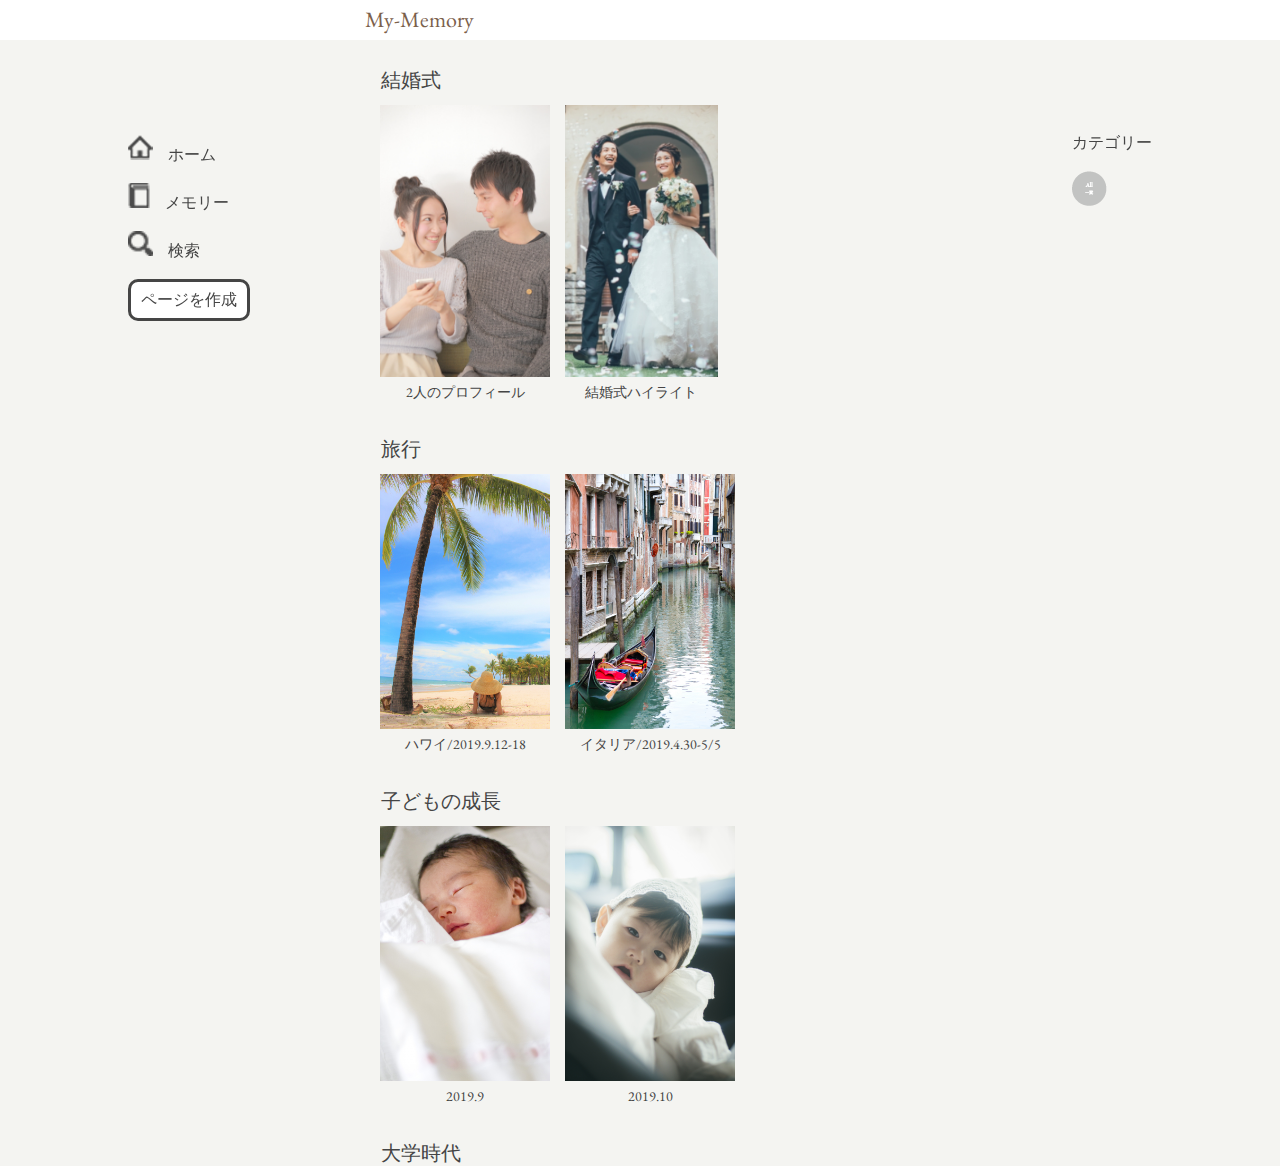
<file: HTML&CSS(8:18)/home/index.html>
<!doctype html>
<html>
<head>
<meta charset="UTF-8">
<meta name="viewport" content="width=device-width, initial-scale=1.0">
<title>私の思い出</title>
<meta name="description" content="私の思い出 - 思い出をウェブ上で管理・振り返るサービスです。">
<meta property="og:title" content="私の思い出 - 思い出をウェブ上で管理・振り返るサービス-">
<meta property="og:type" content="website">
<meta property="og:url" content="#">
<meta property="og:image" content="images/common/ogimage.png">
<meta property="og:site_name" content="私の思い出 - 思い出をウェブ上で管理・振り返るサービス-">
<meta property="og:description" content="私の思い出 - 思い出をウェブ上で管理・振り返るサービスです。">
<meta name="format-detection" content="telephone=no">
<link rel="preconnect" href="https://fonts.gstatic.com">
<link rel="preconnect" href="https://fonts.gstatic.com">
<link rel="preconnect" href="https://fonts.gstatic.com">
<link href="https://fonts.googleapis.com/css2?family=EB+Garamond:ital,wght@0,400;0,500;0,600;0,700;1,400;1,500;1,600;1,700&display=swap" rel="stylesheet">
<link href="https://fonts.googleapis.com/css2?family=Noto+Sans+JP:wght@100;300;400;500;700;900&display=swap" rel="stylesheet">
<link href="https://fonts.googleapis.com/css2?family=Montserrat:ital,wght@0,100;0,200;0,300;0,400;0,500;0,600;0,700;1,100;1,200;1,300;1,400;1,500;1,600;1,700&display=swap" rel="stylesheet">
<link rel="stylesheet" href="../css/reset.css">
<link rel="stylesheet" href="../css/style.css">
</head>
<body>
	
	<header class="header">
	<div class="header_title">
	<h1 class="pc-inner">My-Memory</h1>
	</div>
	<img class="absolute sp" src="../images/1x/アセット 10.png" alt="">
	</header>
	
<!--pc -->
	<div class="flote-left pc">
		<ul>
			<li class="margin11"><img src="../images/_i_icon_12007_icon_120070_16.png" alt=""><span class="margin12">ホーム</span></li>
			<li class="margin11"><a href="../home/index.html"><img src="../images/_i_icon_12955_icon_129550_16.png" alt=""><span class="margin12">メモリー</span></a></li>
			<li class="margin11"><a href="https://rdlp.jp/archives/otherdesign/lp/12697"><img class="size25" src="../images/_i_icon_00041_icon_000410_16.png" alt=""><span class="margin12">検索</span></a></li>
			<li><a href="../template/index.html"><div class="normal-box2"><p>ページを作成</p></div></a></li>
		</ul>
	</div>	
<!--pc -->
	
<main class="pc-inner display_flex">
	<div class="relative">
		
		<div class="top-title">結婚式</div>
		
		<div class="flex2 text_center">
			<div class="top-contents1">
				<a href="../wedding1/index.html"><img class="image-size" src="../images/couple.png" alt=""></a>
				<div class="text2">2人のプロフィール</div>
			</div>	

			<div class="top-contents2">
				<a href="../wedding2/index.html"><img class="image-size2" src="../images/header1.jpg" alt=""></a>
				<div class="text2">結婚式ハイライト</div>
			</div>	
		</div>
	
	<div class="top-title2">旅行</div>
		
		<div class="flex2 text_center">
			<div class="top-contents1">
				<img class="image-size" src="../images/3534072_m.jpg" alt="">
				<div class="text2">ハワイ/2019.9.12-18</div>
			</div>	

			<div class="top-contents2">
				<img class="image-size" src="../images/5132482_m.jpg" alt="">
				<div class="text2">イタリア/2019.4.30-5/5</div>
			</div>	
		</div>
		
	<div class="top-title2">子どもの成長</div>
		
		<div class="flex2 text_center">
			<div class="top-contents1">
				<img class="image-size" src="../images/22008803_m.jpg" alt="">
				<div class="text2">2019.9</div>
			</div>	

			<div class="top-contents2">
				<img class="image-size" src="../images/4969659_m.jpg" alt="">
				<div class="text2">2019.10</div>
			</div>	
		</div>	
		
	<div class="top-title2">大学時代</div>
	
		
	<div class="content2 sp">
	<ul class="inner">
		<li><img src="../images/_i_icon_12955_icon_129550_16.png" alt=""></li>
		<li><a href="../template/index.html"><img src="../images/2_i_icon_00105_icon_001050_256.png" alt=""></a></li>
		<li><a href="https://rdlp.jp/archives/otherdesign/lp/12697"><img  class="size25" src="../images/_i_icon_00041_icon_000410_32.png" alt=""></a></li>
		<li><img src="../images/_i_icon_12007_icon_120070_16.png" alt=""></li>
	</ul>
	</div>	
</div>
		
</main>
<!--pc -->
<div class="flote-right pc">
	<div class="margin11">カテゴリー</div>
	<div><img class="display_block margin11" src="../images/1x/アセット 10.png" alt=""></div>
</div>
<!--pc -->
</body>
</html>
</file>
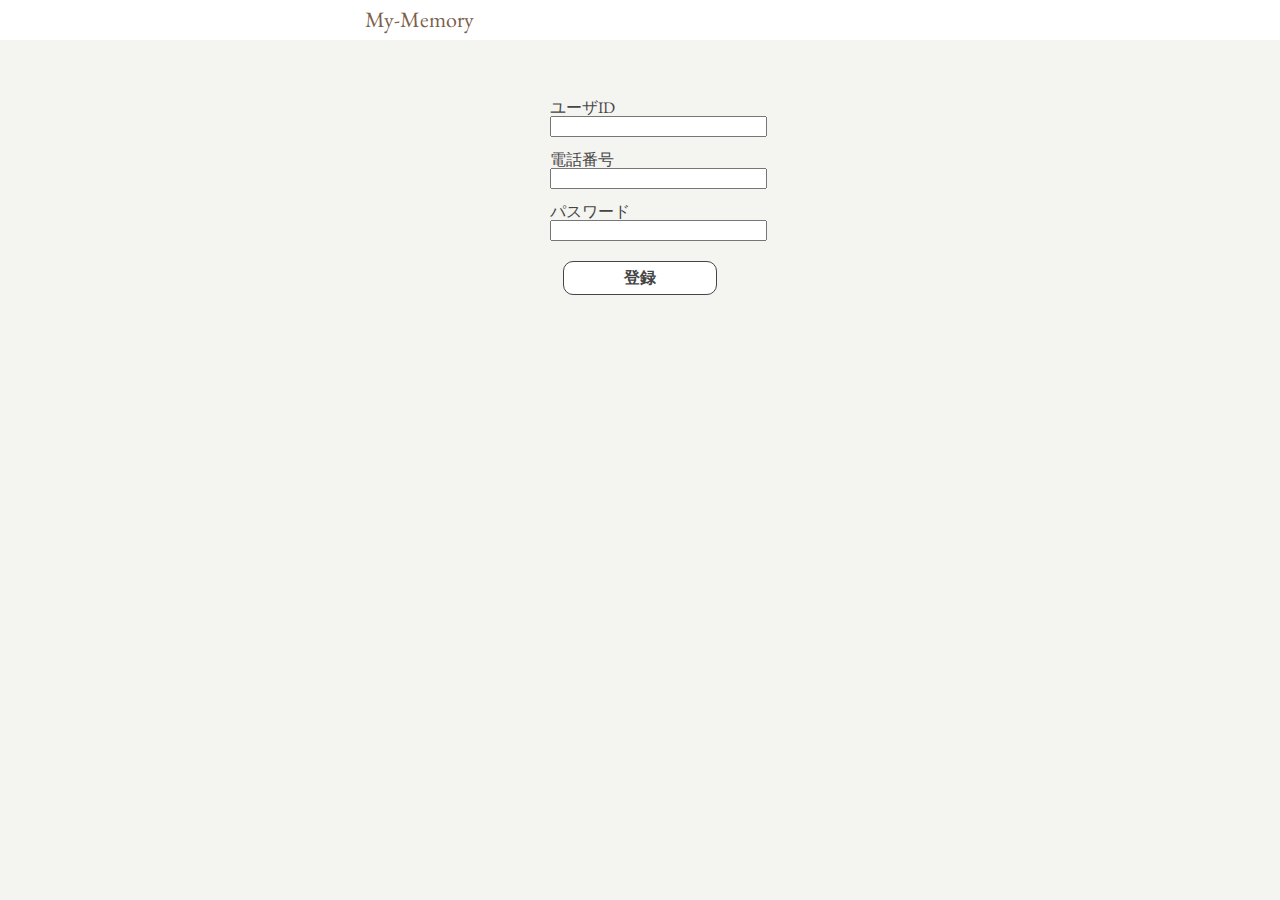
<file: HTML&CSS(8:18)/setup/index.html>
<!doctype html>
<html>
<head>
<meta charset="UTF-8">
<meta name="viewport" content="width=device-width, initial-scale=1.0">
<title>私の思い出</title>
<meta name="description" content="私の思い出 - 思い出をウェブ上で管理・振り返るサービスです。">
<meta property="og:title" content="私の思い出 - 思い出をウェブ上で管理・振り返るサービス-">
<meta property="og:type" content="website">
<meta property="og:url" content="#">
<meta property="og:image" content="images/common/ogimage.png">
<meta property="og:site_name" content="私の思い出 - 思い出をウェブ上で管理・振り返るサービス-">
<meta property="og:description" content="私の思い出 - 思い出をウェブ上で管理・振り返るサービスです。">
<meta name="format-detection" content="telephone=no">
<link rel="preconnect" href="https://fonts.gstatic.com">
<link rel="preconnect" href="https://fonts.gstatic.com">
<link rel="preconnect" href="https://fonts.gstatic.com">
<link href="https://fonts.googleapis.com/css2?family=EB+Garamond:ital,wght@0,400;0,500;0,600;0,700;1,400;1,500;1,600;1,700&display=swap" rel="stylesheet">
<link href="https://fonts.googleapis.com/css2?family=Noto+Sans+JP:wght@100;300;400;500;700;900&display=swap" rel="stylesheet">
<link href="https://fonts.googleapis.com/css2?family=Montserrat:ital,wght@0,100;0,200;0,300;0,400;0,500;0,600;0,700;1,100;1,200;1,300;1,400;1,500;1,600;1,700&display=swap" rel="stylesheet">
<link rel="stylesheet" href="../css/reset.css">
<link rel="stylesheet" href="../css/style.css">
</head>
<body>
<header class="header">
	<div class="header_title">
	<h1 class="pc-inner">My-Memory</h1>
	</div>
</header>

<div class="sp-login">
		<div class="login">
			<div>
				<form action="home/index.html" method="get">

					<div class="margin-bottom">
						<div>ユーザID</div>

						<div>
							<input type="text" name="user_id"　placeholder="ユーザーネーム" value="" size="24">
						</div>
					</div>

					<div class="margin-bottom">
						<div>電話番号</div>

						<div>
							<input type="text" name="user_id"　placeholder="電話番号、" value="" size="24">
						</div>
					</div>
					
					
					<div class="margin-bottom">
						<div >パスワード</div>
						<div>
							<input type="password" name="password" value="" size="24">
						</div>
					</div>
				</form>
			</div>
		</div>
		
		<a href="../home/index.html"><div class="account">登録</div></a>
	</div>
</body>
</html>
</file>
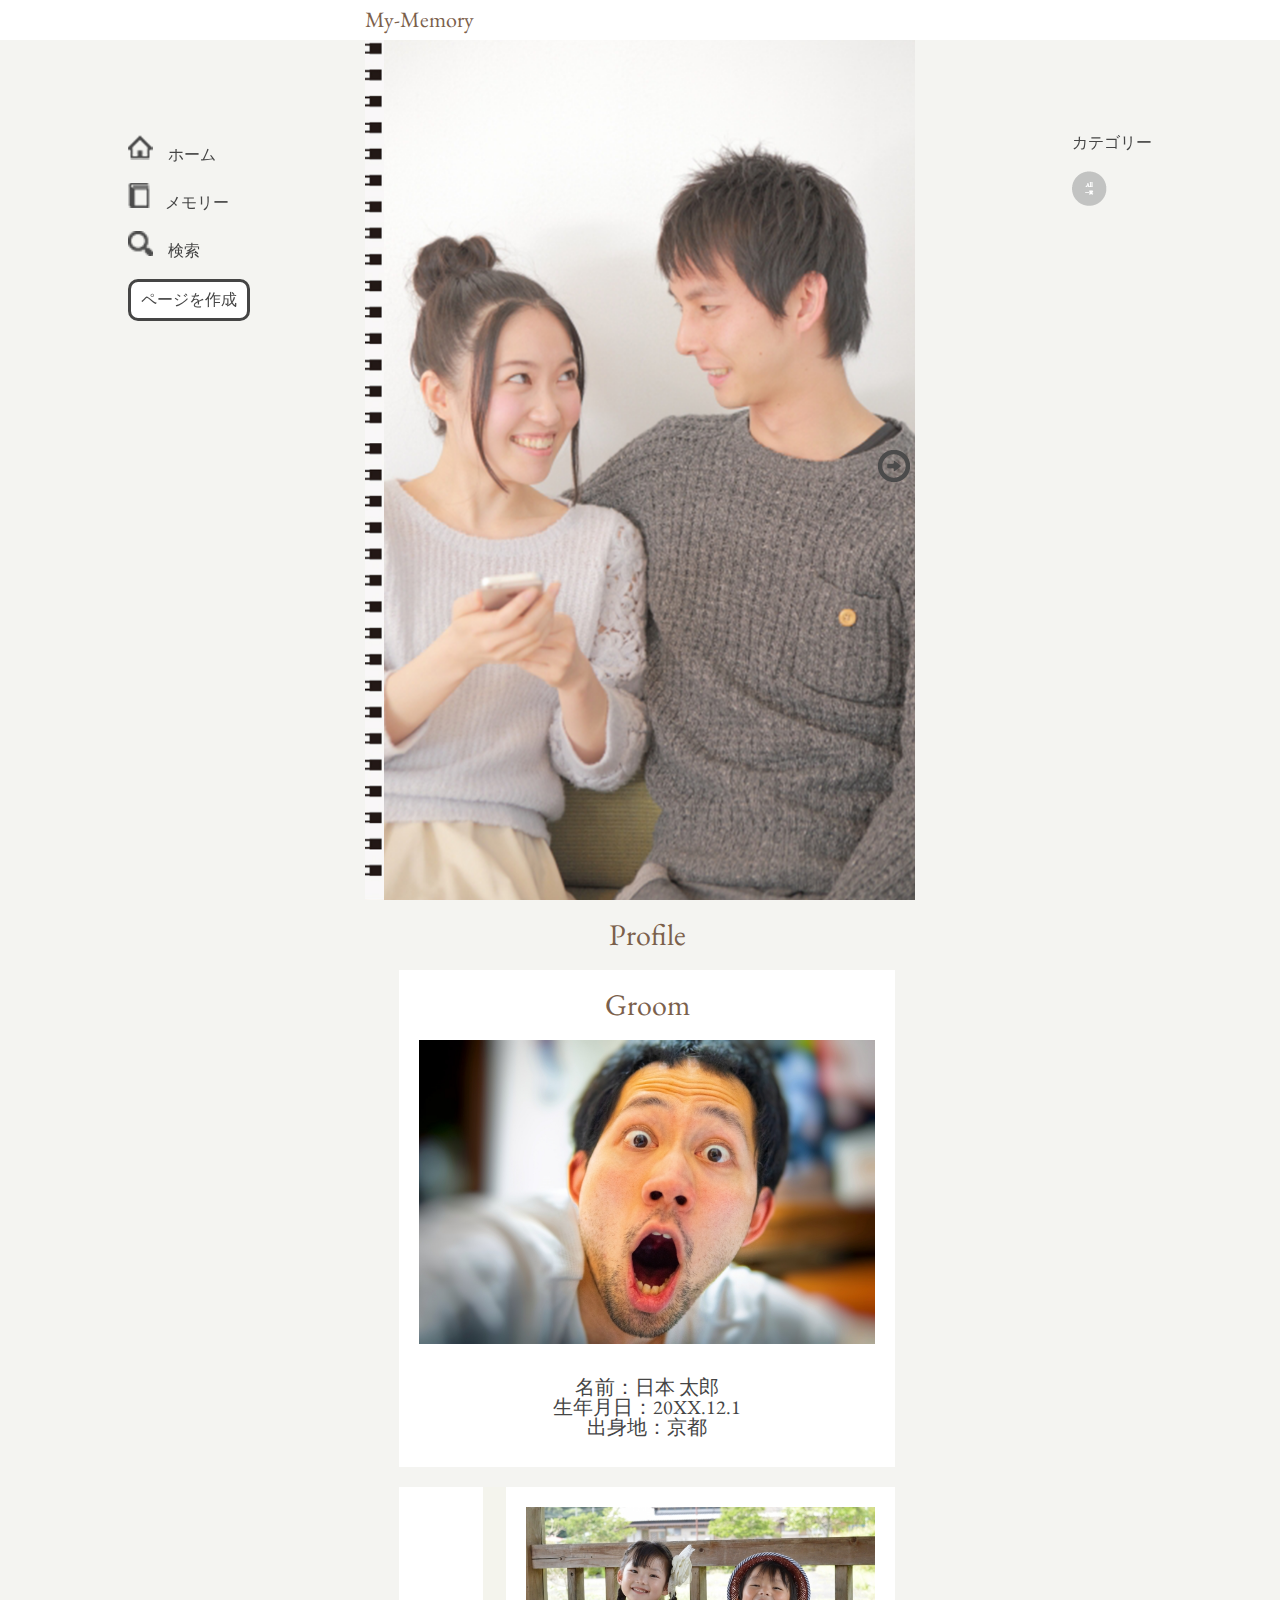
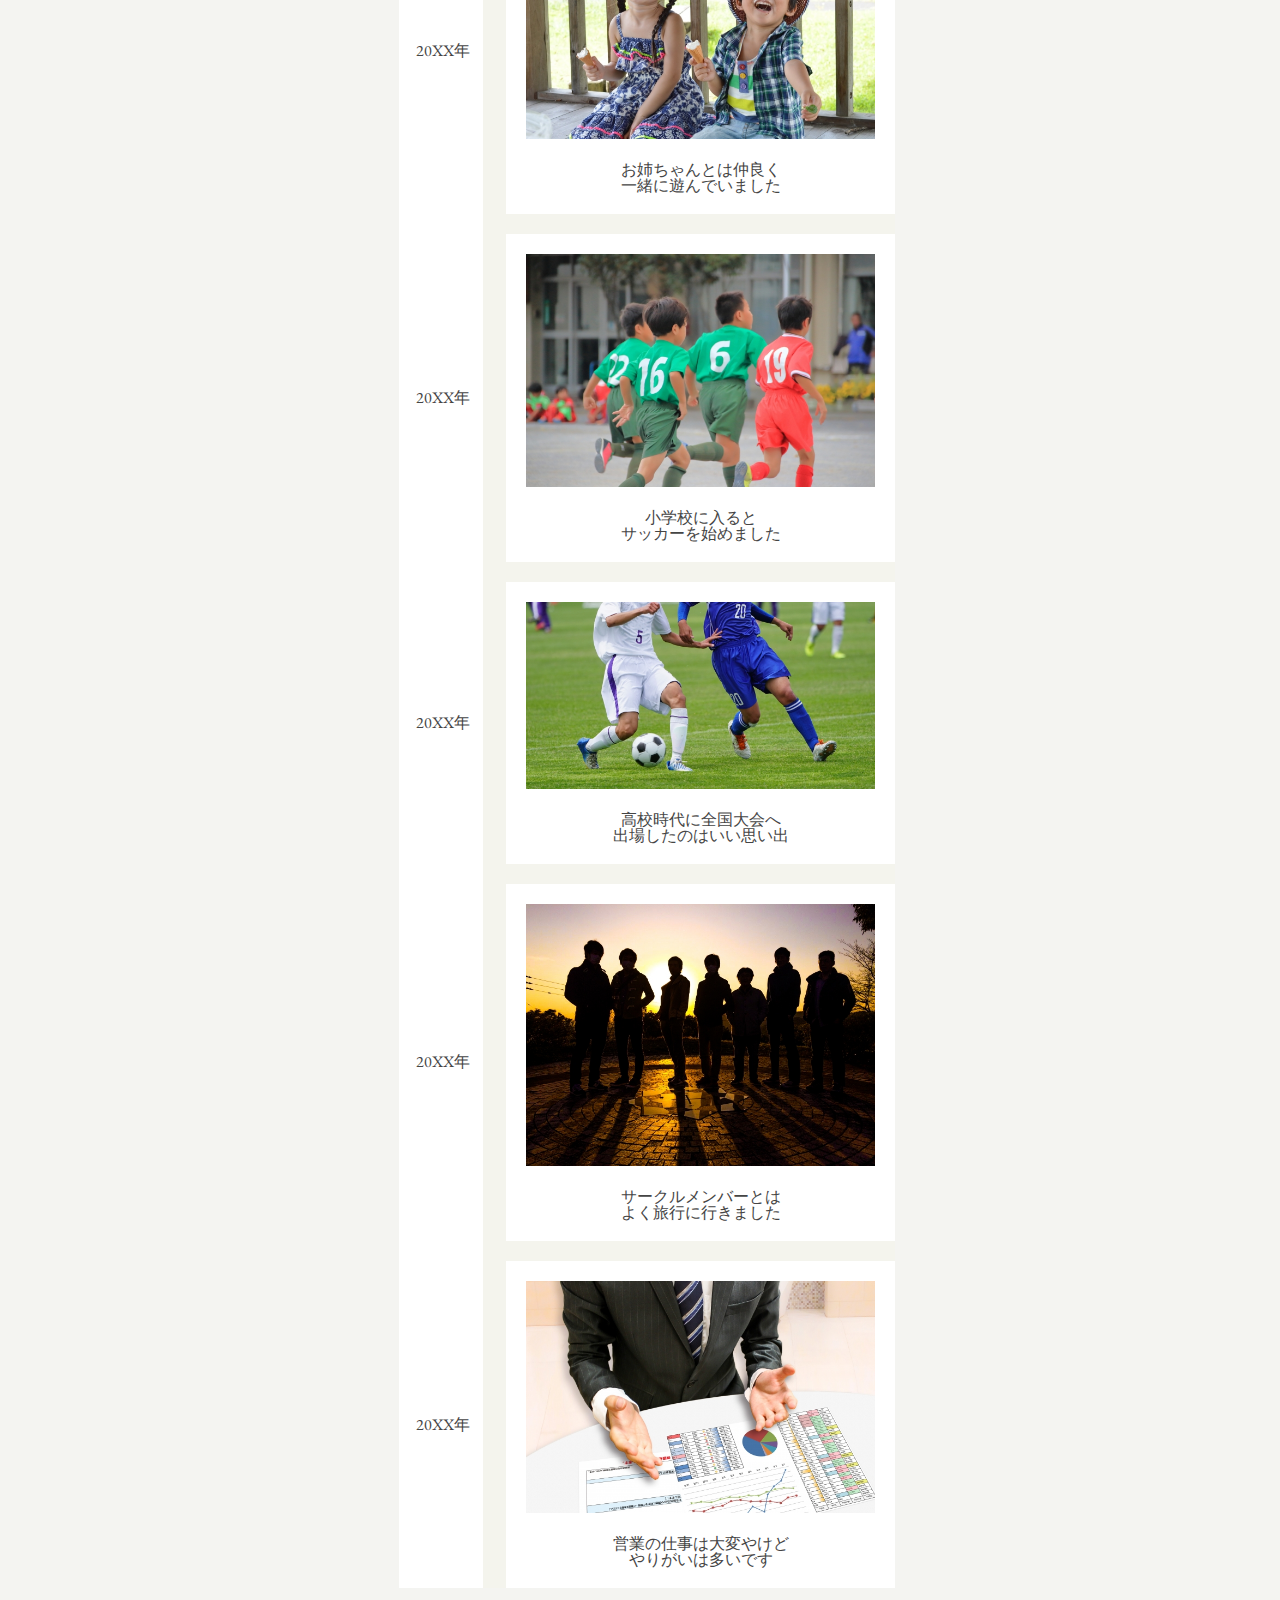
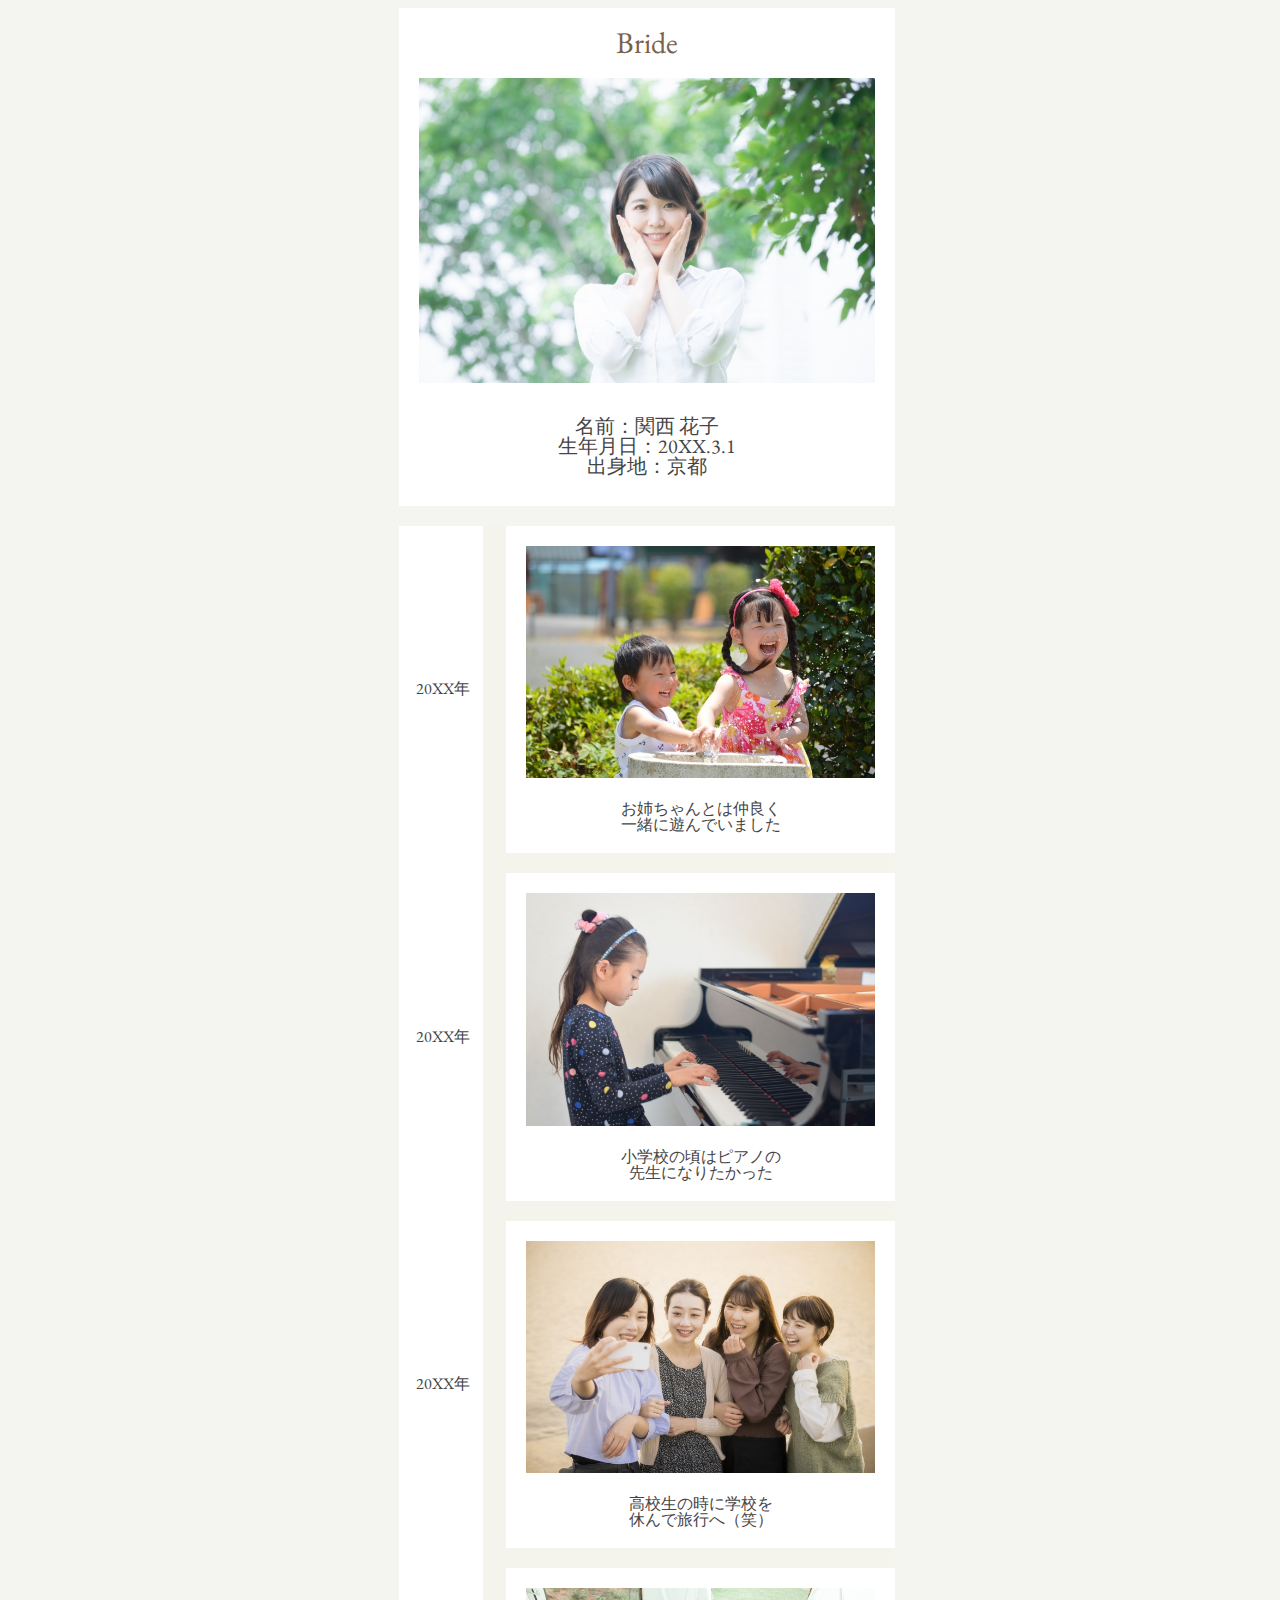
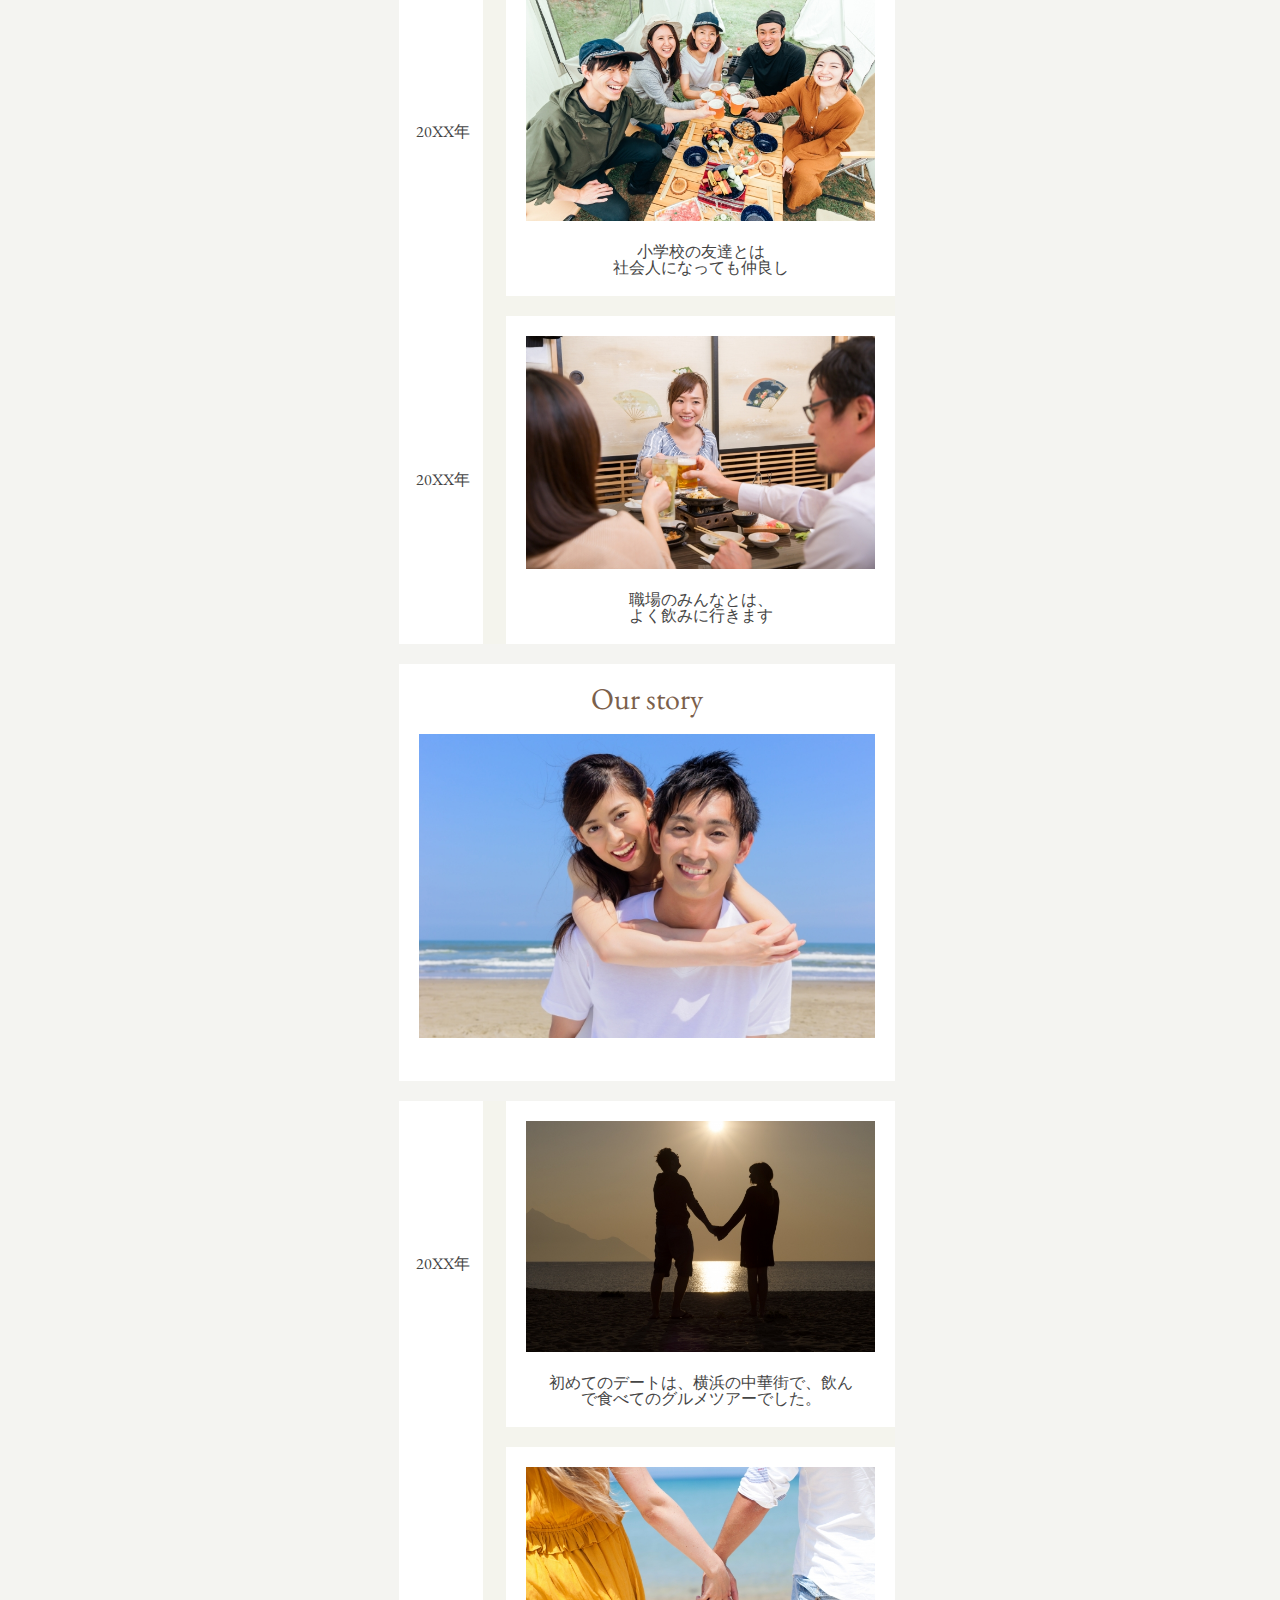
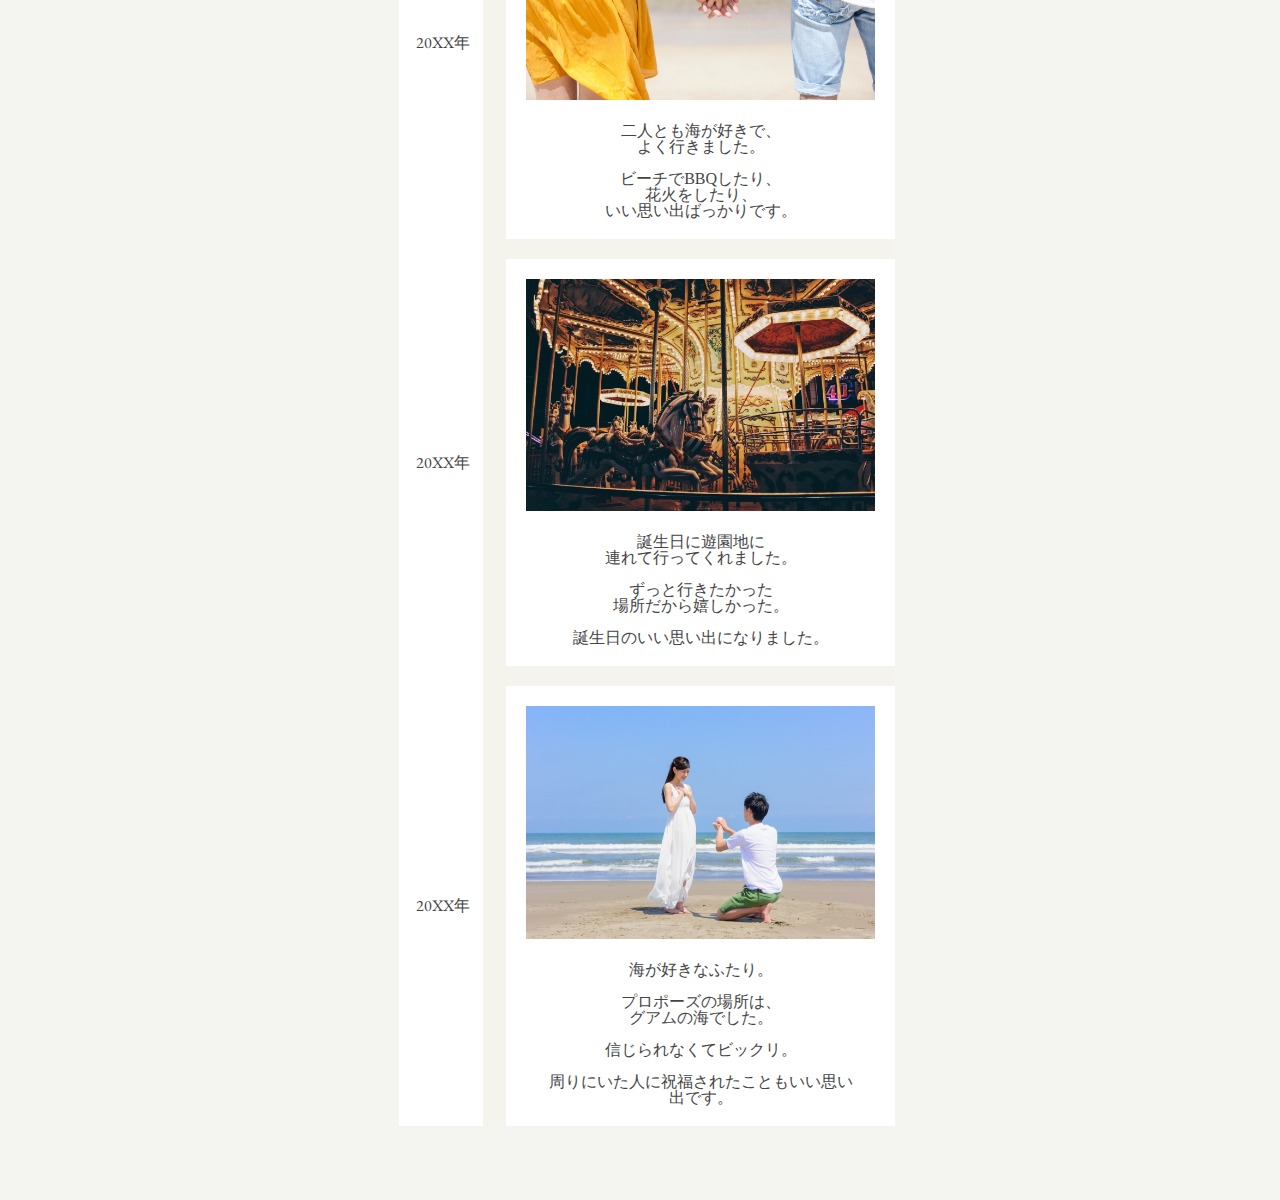
<file: HTML&CSS(8:18)/wedding1/index.html>
<!doctype html>
<html>
<head>
<meta charset="UTF-8">
<meta name="viewport" content="width=device-width, initial-scale=1.0">
<title>私の思い出</title>
<meta name="description" content="私の思い出 - 思い出をウェブ上で管理・振り返るサービスです。">
<meta property="og:title" content="私の思い出 - 思い出をウェブ上で管理・振り返るサービス-">
<meta property="og:type" content="website">
<meta property="og:url" content="#">
<meta property="og:image" content="images/common/ogimage.png">
<meta property="og:site_name" content="私の思い出 - 思い出をウェブ上で管理・振り返るサービス-">
<meta property="og:description" content="私の思い出 - 思い出をウェブ上で管理・振り返るサービスです。">
<meta name="format-detection" content="telephone=no">
<link rel="preconnect" href="https://fonts.gstatic.com">
<link rel="preconnect" href="https://fonts.gstatic.com">
<link rel="preconnect" href="https://fonts.gstatic.com">
<link href="https://fonts.googleapis.com/css2?family=EB+Garamond:ital,wght@0,400;0,500;0,600;0,700;1,400;1,500;1,600;1,700&display=swap" rel="stylesheet">
<link href="https://fonts.googleapis.com/css2?family=Noto+Sans+JP:wght@100;300;400;500;700;900&display=swap" rel="stylesheet">
<link href="https://fonts.googleapis.com/css2?family=Montserrat:ital,wght@0,100;0,200;0,300;0,400;0,500;0,600;0,700;1,100;1,200;1,300;1,400;1,500;1,600;1,700&display=swap" rel="stylesheet">
<link rel="stylesheet" href="../css/reset.css">
<link rel="stylesheet" href="../css/style.css">
</head>
<body>
	
	<header class="header">
	<div class="header_title">
	<h1 class="pc-inner">My-Memory</h1>
	</div>
	<img class="absolute sp" src="../images/1x/アセット 10.png" alt="">
	</header>
	
<!--pc -->
	<div class="flote-left pc">
		<ul>
			<li class="margin11"><img src="../images/_i_icon_12007_icon_120070_16.png" alt=""><span class="margin12">ホーム</span></li>
			<li class="margin11"><a href="../home/index.html"><img src="../images/_i_icon_12955_icon_129550_16.png" alt=""><span class="margin12">メモリー</span></a></li>
			<li class="margin11"><a href="https://rdlp.jp/archives/otherdesign/lp/12697"><img class="size25" src="../images/_i_icon_00041_icon_000410_16.png" alt=""><span class="margin12">検索</span></a></li>
			<li><a href="../template/index.html"><div class="normal-box2"><p>ページを作成</p></div></a></li>
		</ul>
	</div>	
<!--pc -->
	
<main class="pc-inner display_flex">
	<div class="relative">
	<div class="header_visual expannd">
		<img class="fixed" src="../images/長方形 10.png" alt="新郎新婦の写真">
		
		<img src="../images/couple.png" alt="">
	</div>
	<a class="right-line" href="../wedding2/index.html">
		<img src="../images/_i_icon_00185_icon_001850_32.png" alt="">
	</a>
	
	
	<div class="content2 sp">
	<ul class="inner">
		<li><a href="../home/index.html"><img src="../images/_i_icon_12955_icon_129550_16.png" alt=""></a></li>
		<li><a href="../template/index.html"><img src="../images/2_i_icon_00105_icon_001050_256.png" alt=""></a></li>
		<li><a href="https://rdlp.jp/archives/otherdesign/lp/12697"><img  class="size25" src="../images/_i_icon_00041_icon_000410_32.png" alt=""></a></li>
		<li><img src="../images/_i_icon_12007_icon_120070_16.png" alt=""></li>
	</ul>
	</div>	
	
	
	<h1 class="menu__title margin02">Profile</h1>
	
	<div class="backgrand">
				<h2 class="menu__title">Groom</h2>

				<div class="contents_background">
					<div class="image"><img class="img_size" src="../images/groom2.jpg" alt="新郎の写真"></div>
					<ul class="text">
						<li>名前：日本 太郎</li>
						<li>生年月日：20XX.12.1</li>
						<li>出身地：京都</li>
					</ul>
				</div>
	</div>
		
	<div>
		<div class="parent">
			<div class="child">
				<div class="display_flex">
					<div class="year">20XX年</div>
					<div class="content">
						<img class="img_size" src="../images/252712_s.jpg" alt="">
						<div class="content_text text_center margin">お姉ちゃんとは仲良く<br>一緒に遊んでいました</div>
					</div>
				</div>
			</div>

			<div class="child">
				<div class="display_flex">
					<div class="year">20XX年</div>
					<div class="content">
						<img class="img_size" src="../images/1364436_s.jpg" alt="">
						<div class="content_text text_center margin">小学校に入ると<br>サッカーを始めました</div>	
					</div>
				</div>
			</div>


			<div class="child">
				<div class="display_flex">
					<div class="year">20XX年</div>
					<div class="content">
						<img class="img_size" src="../images/broomkids.jpg" alt="">
						<div class="content_text text_center margin">高校時代に全国大会へ<br>出場したのはいい思い出</div>	
					</div>
				</div>
			</div>

			<div class="child">
				<div class="display_flex">
					<div class="year">20XX年</div>
					<div class="content">
						<img class="img_size" src="../images/1220304_s.jpg" alt="">
						<div class="content_text text_center margin">サークルメンバーとは<br>よく旅行に行きました</div>		
					</div>
				</div>
			</div>

			<div class="child">
				<div class="display_flex">
					<div class="year">20XX年</div>
					<div div class="content">
						<img class="img_size" src="../images/1202992_s.jpg" alt="">
						<div class="content_text text_center margin">営業の仕事は大変やけど<br>やりがいは多いです</div>	
					</div>
				</div>
			</div>
		</div>
	</div>
	
	<div class="backgrand">
		<h2 class="menu__title">Bride</h2>

		<div class="contents_background">
			<div class="image"><img class="img_size" src="../images/bride2.jpg" alt="新婦の写真"></div>
			<ul class="text">
				<li>名前：関西 花子</li>
				<li>生年月日：20XX.3.1</li>
				<li>出身地：京都</li>
			</ul>
		</div>
	</div>
		
	<div>
		<div class="parent">
			<div class="child">
				<div class="display_flex">
					<div class="year">20XX年</div>
					<div class="content">
						<img class="img_size" src="../images/bridekids.jpg" alt="">
						<div class="content_text text_center margin">お姉ちゃんとは仲良く<br>一緒に遊んでいました</div>
					</div>
				</div>
			</div>

			<div class="child">
				<div class="display_flex">
					<div class="year">20XX年</div>
					<div class="content">
						<img class="img_size" src="../images/1649654_s.jpg" alt="">
						<div class="content_text text_center margin">小学校の頃はピアノの<br>先生になりたかった</div>	
					</div>
				</div>
			</div>


			<div class="child">
				<div class="display_flex">
					<div class="year">20XX年</div>
					<div class="content">
						<img class="img_size" src="../images/4178431_s.jpg" alt="">
						<div class="content_text text_center margin">高校生の時に学校を<br>休んで旅行へ（笑）</div>
					</div>
				</div>
			</div>

			<div class="child">
				<div class="display_flex">
					<div class="year">20XX年</div>
					<div class="content">
						<img class="img_size" src="../images/4182491_s.jpg" alt="">
						<div class="content_text text_center margin">小学校の友達とは<br>社会人になっても仲良し</div>	
					</div>
				</div>
			</div>

			<div class="child">
				<div class="display_flex">
					<div class="year">20XX年</div>
					<div div class="content">
						<img class="img_size" src="../images/2396306_s.jpg" alt="">
						<div class="content_text text_center margin">職場のみんなとは、<br>よく飲みに行きます</div>	
					</div>
				</div>
			</div>
		</div>
	</div>
	
	<div class="backgrand">
		<h4 class="menu__title">Our story</h4>
		<div class="contents_background">
			<div class="padding_bottom image"><img class="img_size" src="../images/262948_s.jpg" alt="新郎新婦の写真"></div>
		</div>
	</div>
	
	<div>
		<div class="parent">
			<div class="child">
				<div class="display_flex">
					<div class="year">20XX年</div>
					<div class="content">
						<img class="img_size" src="../images/48368_s.jpg" alt="">
						<div class="content_text text_center margin">初めてのデートは、横浜の中華街で、飲んで食べてのグルメツアーでした。</div>
					</div>
				</div>
			</div>

			<div class="child">
				<div class="display_flex">
					<div class="year">20XX年</div>
					<div class="content">
						<img class="img_size" src="../images/627891_s.jpg" alt="">
						<div class="content_text text_center margin">二人とも海が好きで、<br>よく行きました。<br><br>ビーチでBBQしたり、<br>花火をしたり、<br>いい思い出ばっかりです。</div>
					</div>
				</div>
			</div>

			<div class="child">
				<div class="display_flex">
					<div class="year">20XX年</div>
					<div class="content">
						<img class="img_size" src="../images/4116886_s.jpg" alt="">
						<div class="content_text text_center margin">誕生日に遊園地に<br>連れて行ってくれました。<br><br>ずっと行きたかった<br>場所だから嬉しかった。<br><br>誕生日のいい思い出になりました。</div>	
					</div>
				</div>
			</div>

			<div class="child2">
				<div class="display_flex">
					<div class="year">20XX年</div>
					<div div class="content">
						<img class="img_size" src="../images/263147_s.jpg" alt="">
						<div class="content_text text_center margin">海が好きなふたり。<br><br>プロポーズの場所は、<br>グアムの海でした。<br><br>信じられなくてビックリ。<br><br>周りにいた人に祝福されたこともいい思い出です。</div>
					</div>
				</div>
			</div>
		</div>
	</div>
</div>
		
</main>
<!--pc -->
<div class="flote-right pc">
	<div class="margin11">カテゴリー</div>
	<div><img class="display_block margin11" src="../images/1x/アセット 10.png" alt=""></div>
</div>
<!--pc -->
</body>
</html>
</file>
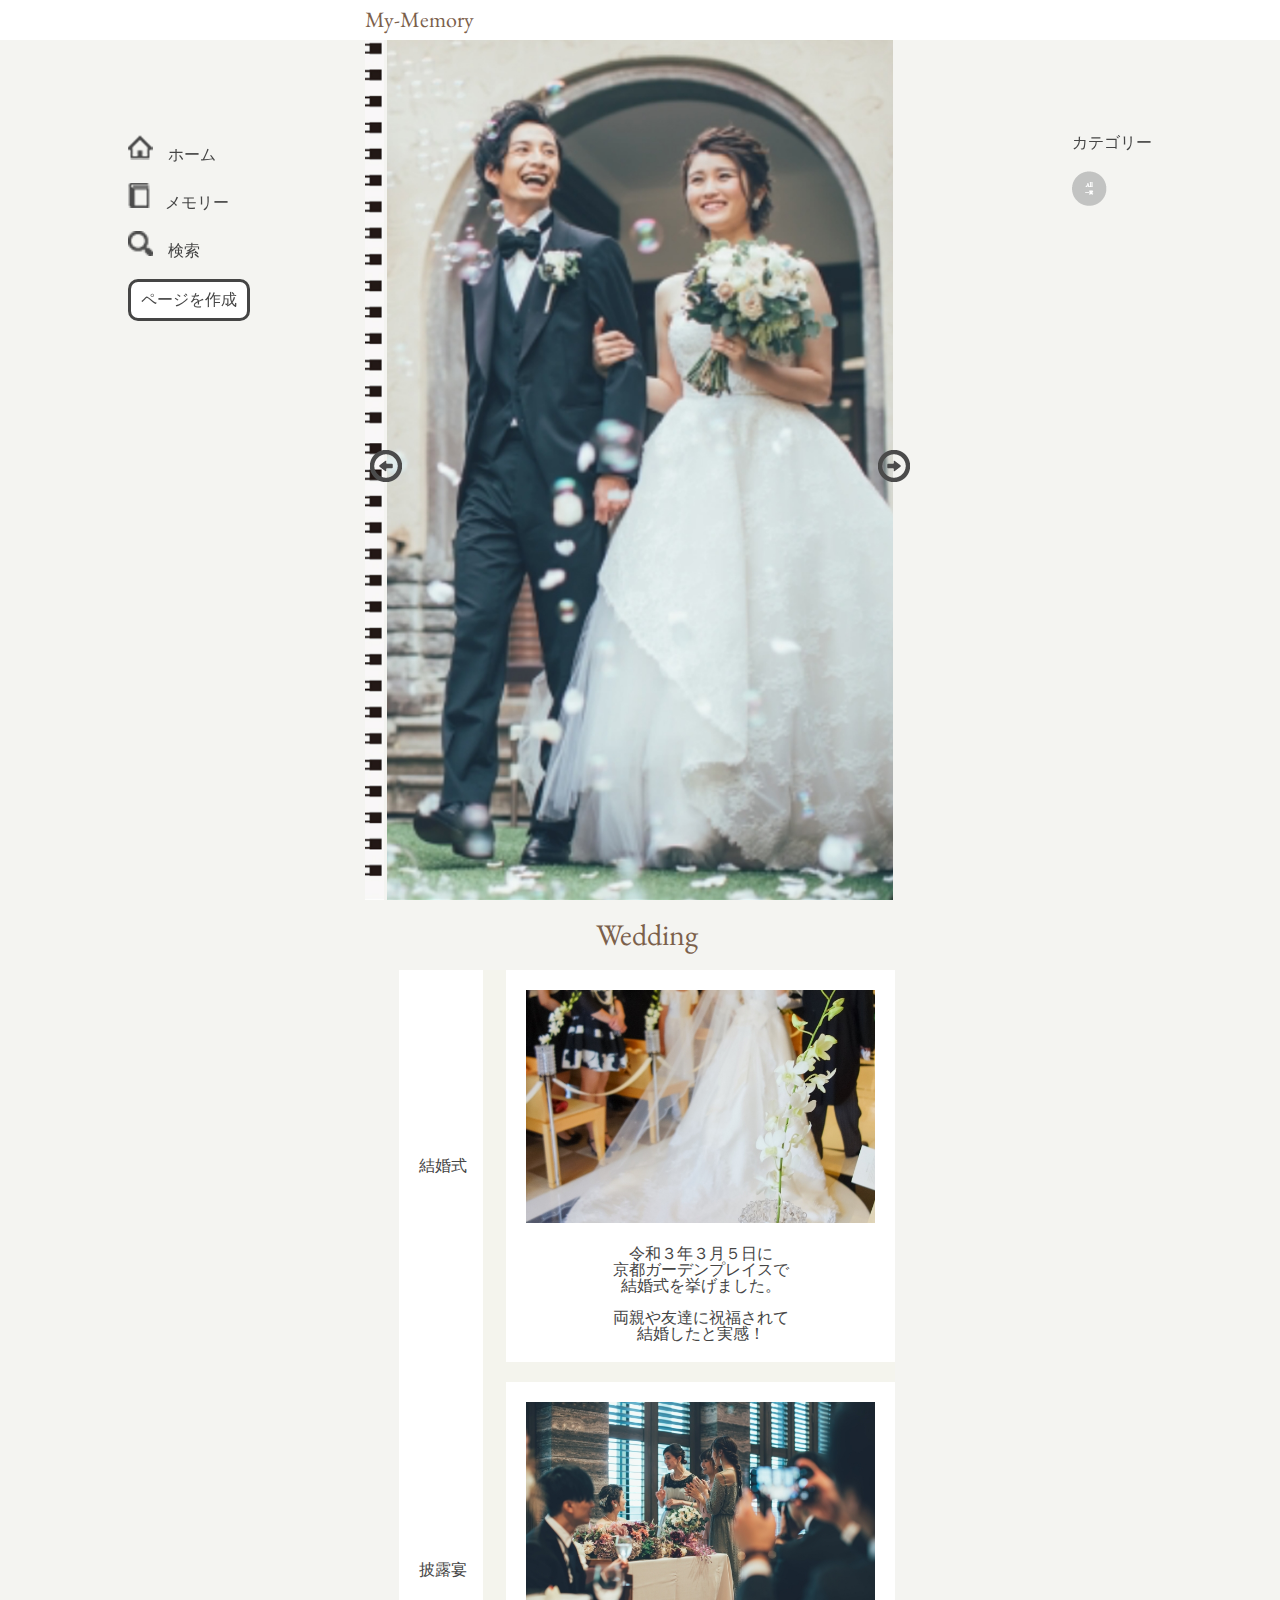
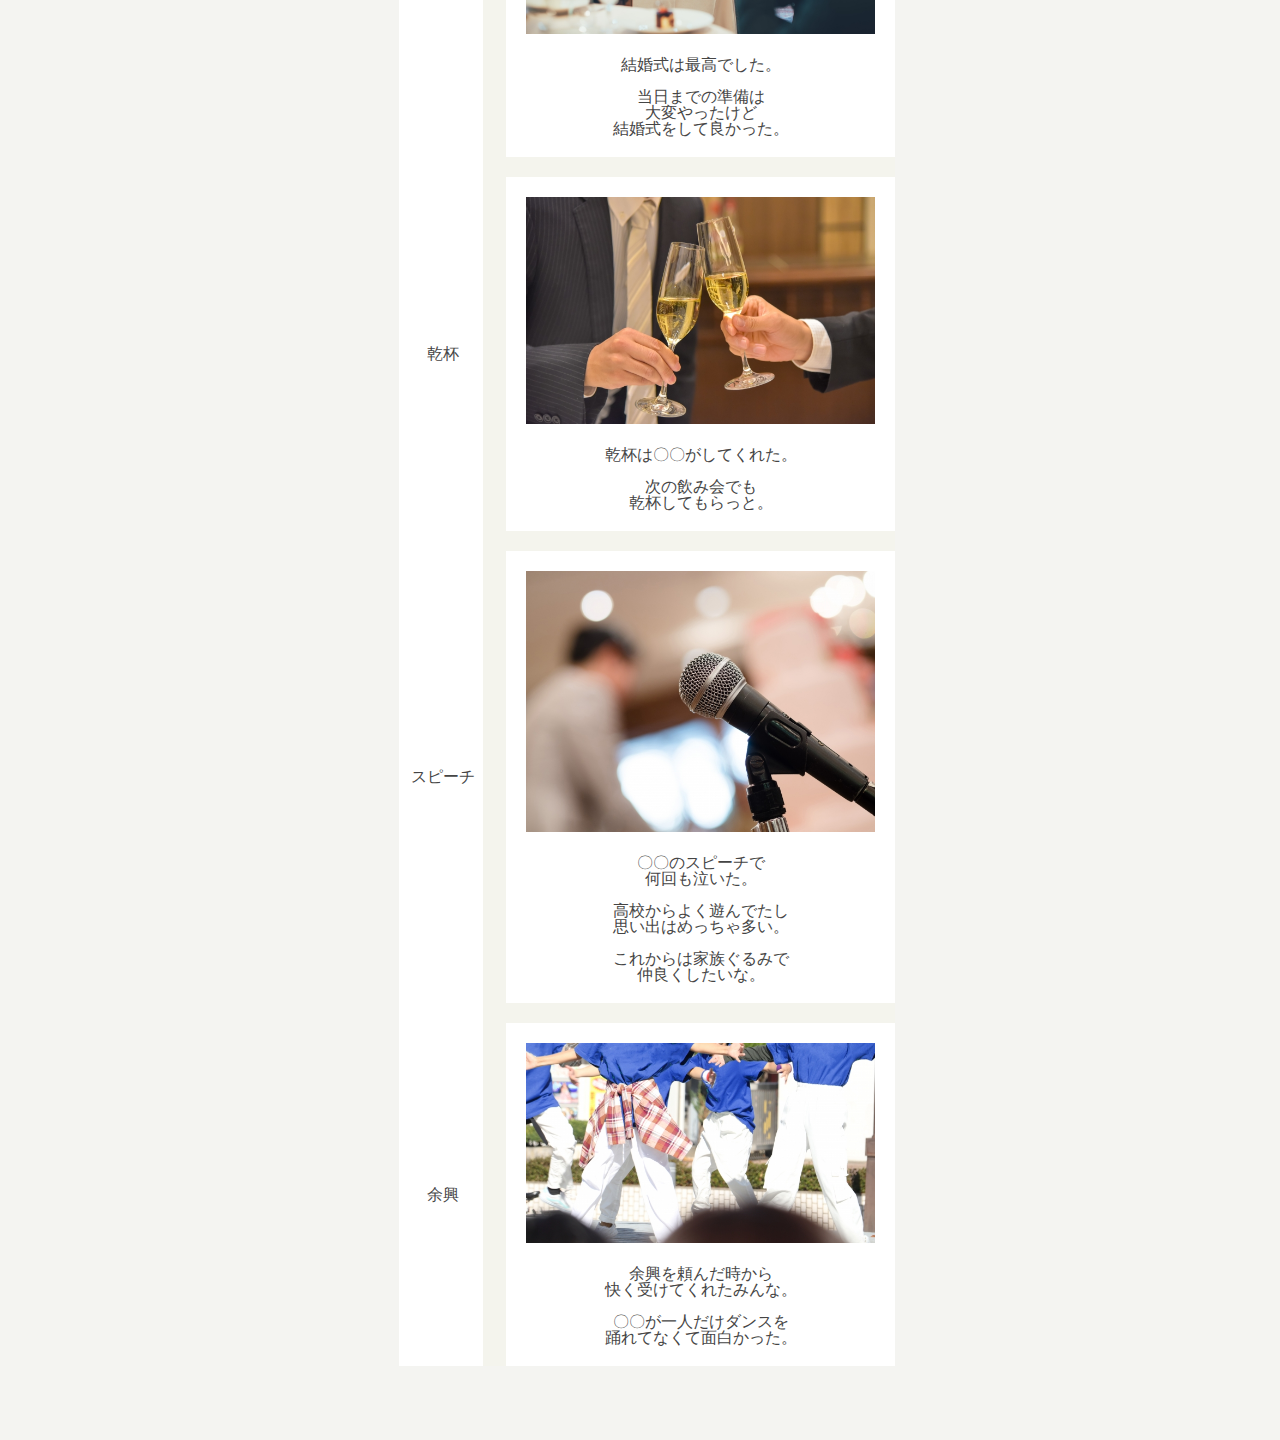
<file: HTML&CSS(8:18)/wedding2/index.html>
<!doctype html>
<html>
<head>
<meta charset="UTF-8">
<meta name="viewport" content="width=device-width, initial-scale=1.0">
<title>私たちの結婚式</title>
<meta name="description" content="私たちの結婚式 - 結婚式の思い出をウェブ上で管理・振り返るサービスです。">
<meta property="og:title" content="私たちの結婚式 - 結婚式の思い出をウェブ上で管理・振り返るサービス-">
<meta property="og:type" content="website">
<meta property="og:url" content="#">
<meta property="og:image" content="images/common/ogimage.png">
<meta property="og:site_name" content="私たちの結婚式 - 結婚式の思い出をウェブ上で管理・振り返るサービス-">
<meta property="og:description" content="私たちの結婚式 - 結婚式の思い出をウェブ上で管理・振り返るサービスです。">
<meta name="format-detection" content="telephone=no">
<link rel="preconnect" href="https://fonts.gstatic.com">
<link rel="preconnect" href="https://fonts.gstatic.com">
<link rel="preconnect" href="https://fonts.gstatic.com">
<link href="https://fonts.googleapis.com/css2?family=EB+Garamond:ital,wght@0,400;0,500;0,600;0,700;1,400;1,500;1,600;1,700&display=swap" rel="stylesheet">
<link href="https://fonts.googleapis.com/css2?family=Noto+Sans+JP:wght@100;300;400;500;700;900&display=swap" rel="stylesheet">
<link href="https://fonts.googleapis.com/css2?family=Montserrat:ital,wght@0,100;0,200;0,300;0,400;0,500;0,600;0,700;1,100;1,200;1,300;1,400;1,500;1,600;1,700&display=swap" rel="stylesheet">
<link rel="stylesheet" href="../css/reset.css">
<link rel="stylesheet" href="../css/style.css">
	
</head>

<body>
	<header class="header">
	<div class="header_title">
	<h1 class="pc-inner">My-Memory</h1>
	</div>
	<img class="absolute sp" src="../images/1x/アセット 10.png" alt="">
	</header>
	
	<!--pc -->
	<div class="flote-left pc">
		<ul>
			<li class="margin11"><img src="../images/_i_icon_12007_icon_120070_16.png" alt=""><span class="margin12">ホーム</span></li>
			<li class="margin11"><a href="../home/index.html"><img src="../images/_i_icon_12955_icon_129550_16.png" alt=""><span class="margin12">メモリー</span></a></li>
			<li class="margin11"><a href="https://rdlp.jp/archives/otherdesign/lp/12697"><img class="size25" src="../images/_i_icon_00041_icon_000410_16.png" alt=""><span class="margin12">検索</span></a></li>
			<li><a href="../template/index.html"><div class="normal-box2"><p>ページを作成</p></div></a></li>
		</ul>
	</div>	
<!--pc -->
	
<main class="pc-inner display_flex">
	<div class="relative">
	<div class="header_visual expannd">
		<img class="fixed" src="../images/長方形 10.png" alt="新郎新婦の写真">
		<img src="../images/header1.jpg" alt="">
	</div>
		
	<img class="right-line" src="../images/_i_icon_00185_icon_001850_32.png" alt="">
	
	<a href="../wedding1/index.html">	
		<img class="left-line" src="../images/_i_icon_00184_icon_001840_32.png" alt="">
	</a>
	
	
	<div class="content2 sp">
	<ul class="inner">
		<li><a href="../home/index.html"><img src="../images/_i_icon_12955_icon_129550_16.png" alt=""></a></li>
		<li><a href="../template/index.html"><img src="../images/2_i_icon_00105_icon_001050_256.png" alt=""></a></li>
		<li><a href="https://rdlp.jp/archives/otherdesign/lp/12697"><img  class="size25" src="../images/_i_icon_00041_icon_000410_32.png" alt=""></a></li>
		<li><img src="../images/_i_icon_12007_icon_120070_16.png" alt=""></li>
	</ul>
	</div>
	
	<h1 class="menu__title margin02">Wedding</h1>
	
	<div>
		<div class="delete parent">
			<div class="child">
				<div class="display_flex">
					<div class="year">結婚式</div>
					<div class="content">
						<img class="img_size" src="../images/342267_s.jpg" alt="">
						<div class="content_text text_center margin">令和３年３月５日に<br>京都ガーデンプレイスで<br>結婚式を挙げました。<br><br>両親や友達に祝福されて<br>結婚したと実感！</div>	
					</div>
				</div>
			</div>

			<div class="child">
				<div class="display_flex">
					<div class="year">披露宴</div>
					<div class="content">
						<img class="img_size" src="../images/2175110_s.jpg" alt="">
						<div class="content_text text_center margin">結婚式は最高でした。<br><br>当日までの準備は<br>大変やったけど<br>結婚式をして良かった。</div>		
					</div>
				</div>
			</div>


			<div class="child">
				<div class="display_flex">
					<div class="year">乾杯</div>
					<div class="content">
						<img class="img_size" src="../images/2264422_s.jpg" alt="">
						<div class="content_text text_center margin">乾杯は〇〇がしてくれた。<br><br>次の飲み会でも<br>乾杯してもらっと。</div>
					</div>
				</div>
			</div>

			<div class="child">
				<div class="display_flex">
					<div class="year">スピーチ</div>
					<div class="content">
						<img class="img_size" src="../images/1445187_s.jpg" alt="">
						<div class="content_text text_center margin">〇〇のスピーチで<br>何回も泣いた。<br><br>高校からよく遊んでたし<br>思い出はめっちゃ多い。<br><br>これからは家族ぐるみで<br>仲良くしたいな。</div>
					</div>
				</div>
			</div>

			<div class="child2">
				<div class="display_flex">
					<div class="year">余興</div>
					<div div class="content">
						<img class="img_size" src="../images/4123723_s.jpg" alt="">
						<div class="content_text text_center margin">余興を頼んだ時から<br>快く受けてくれたみんな。<br><br>〇〇が一人だけダンスを<br>踊れてなくて面白かった。</div>
					</div>
				</div>
			</div>
		</div>
	</div>	
</div>	
</main>	
<!--pc -->
<div class="flote-right pc">
	<div class="margin11">カテゴリー</div>
	<div><img class="display_block margin11" src="../images/1x/アセット 10.png" alt=""></div>
</div>
<!--pc -->
</body>
</html>
</file>
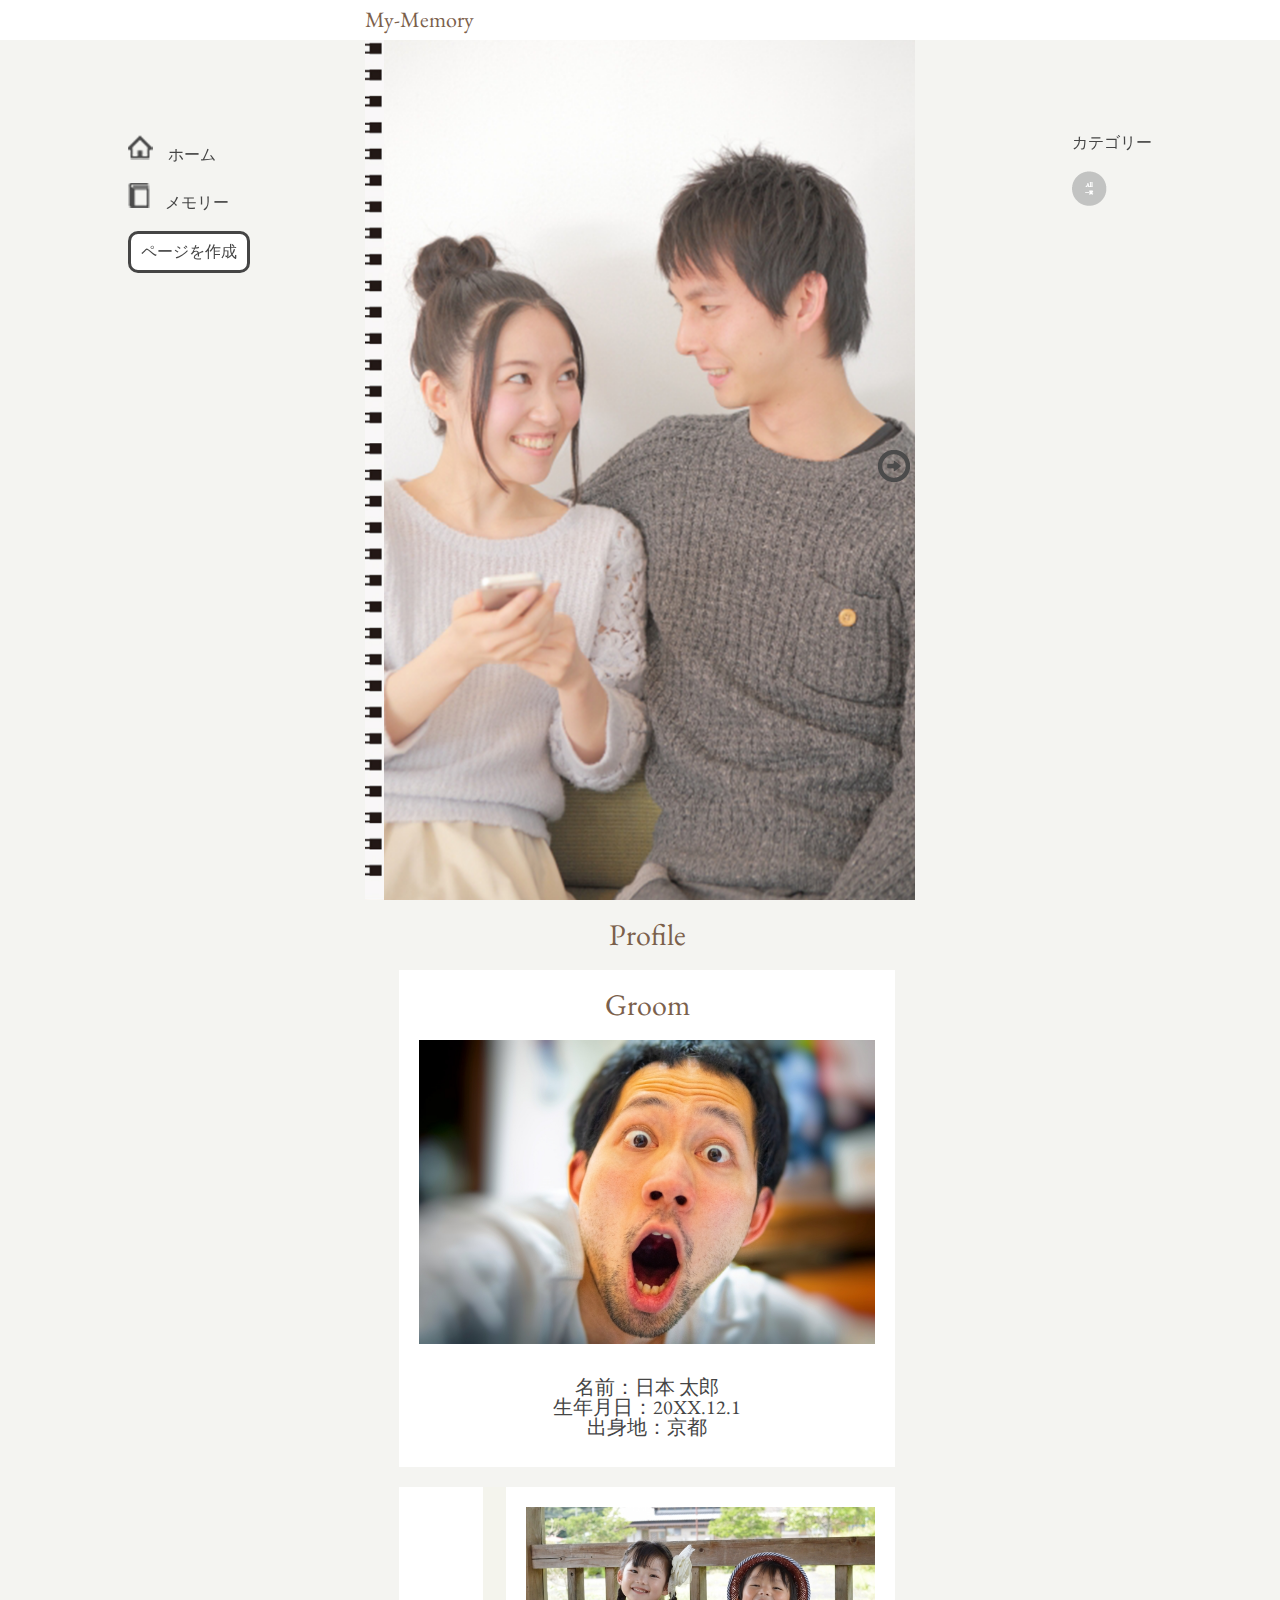
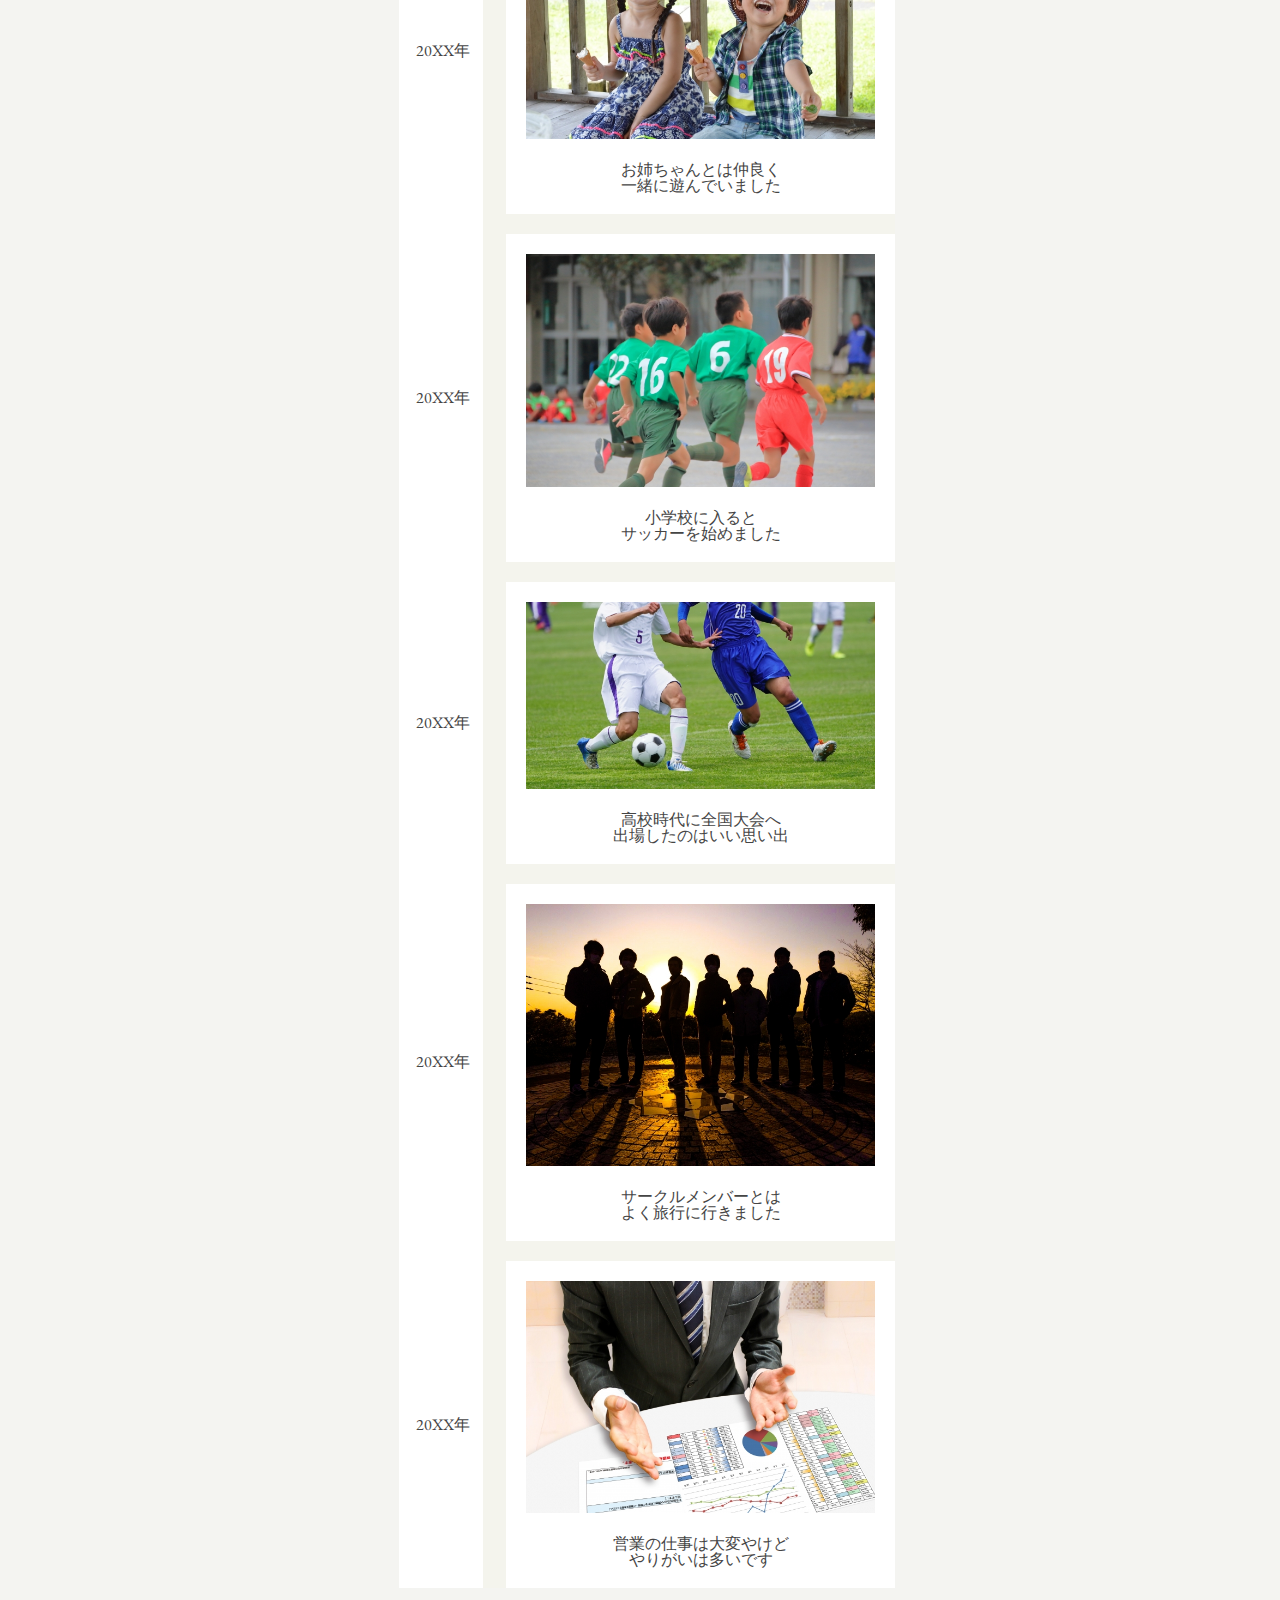
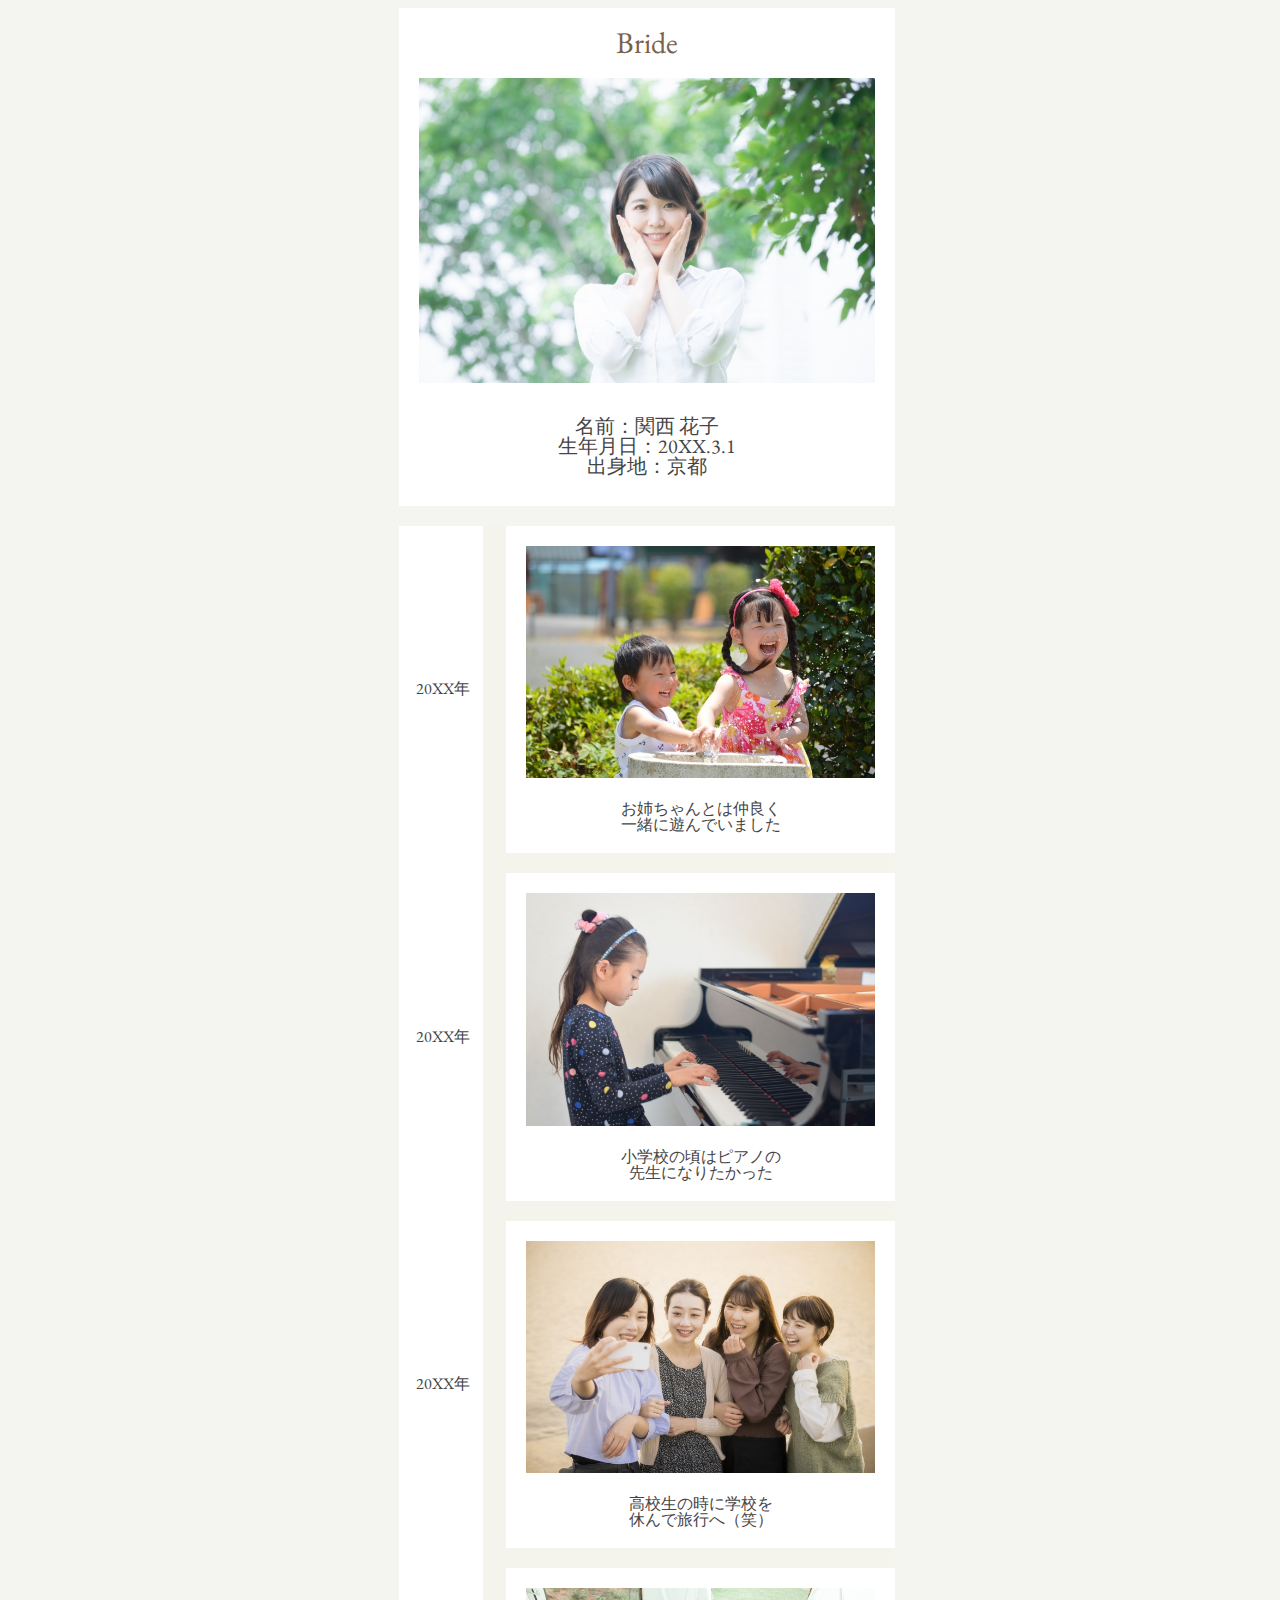
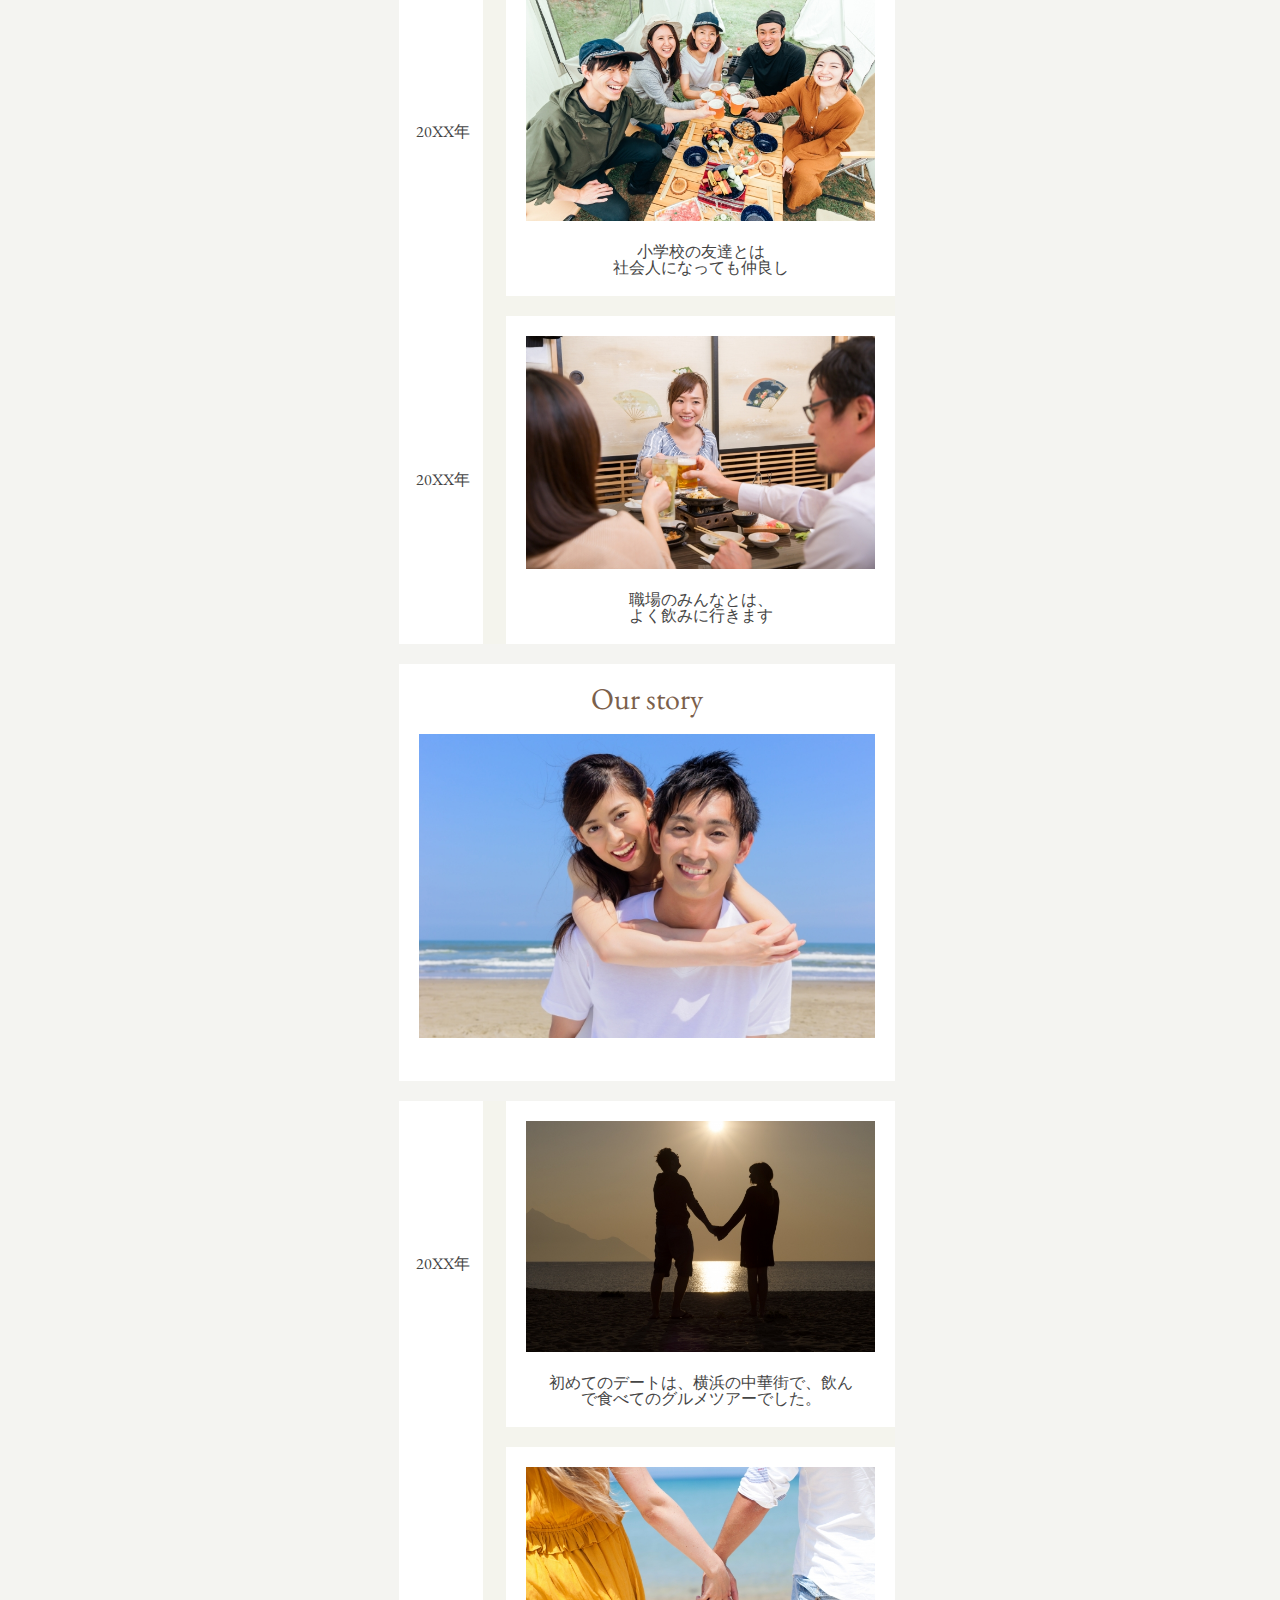
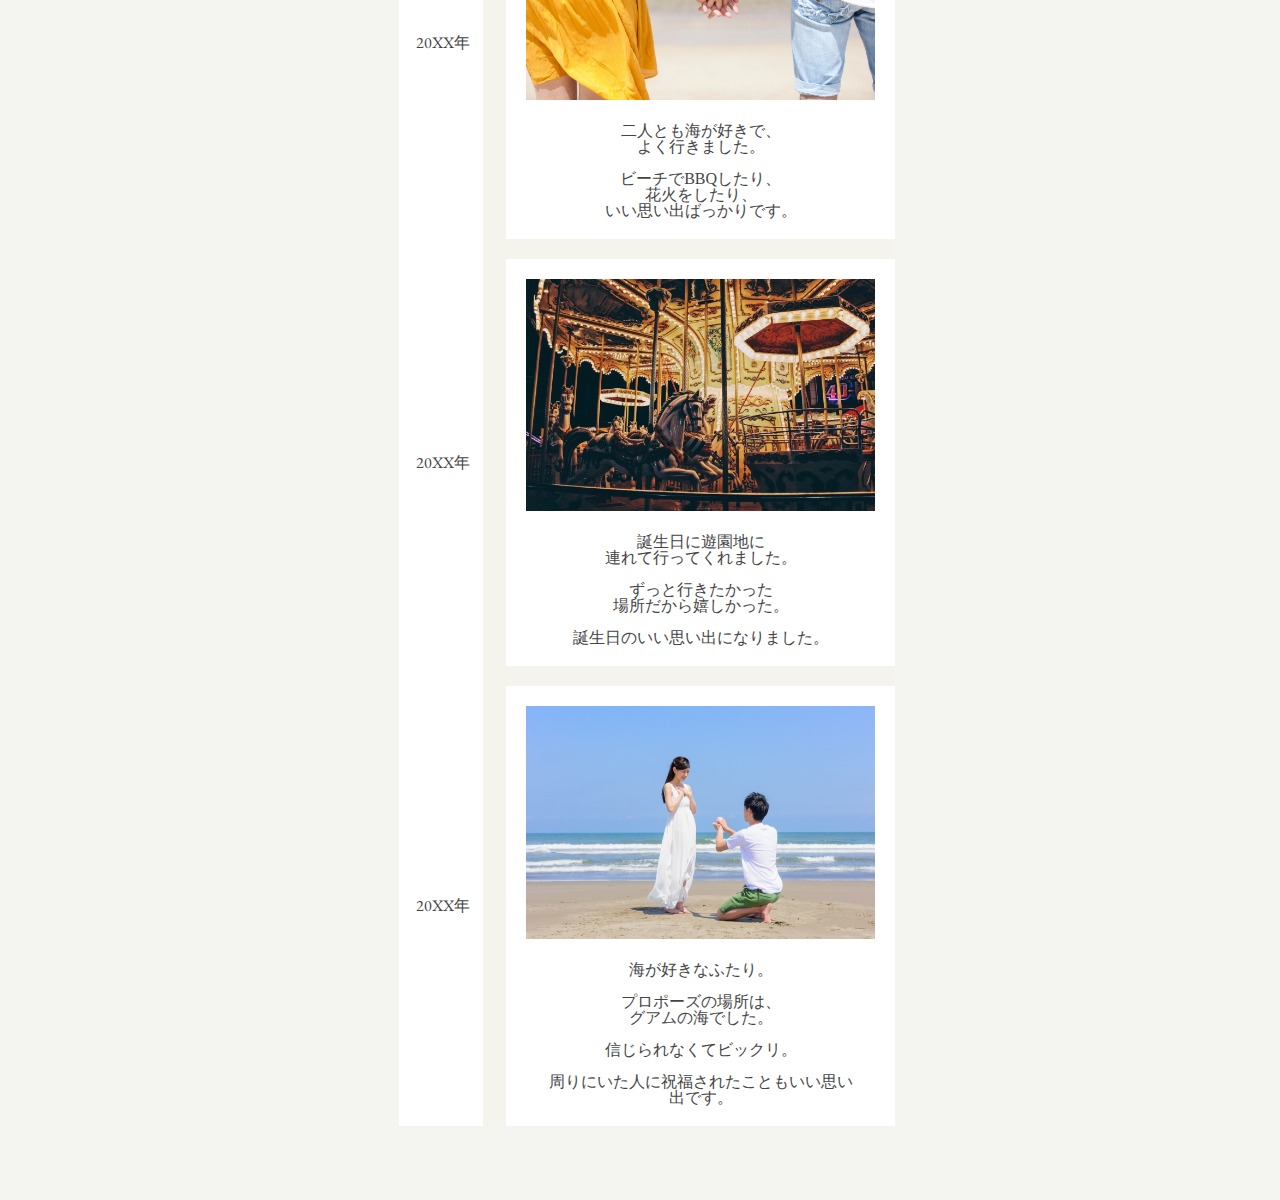
<file: HTML/home/index.html>
<!doctype html>
<html>
<head>
<meta charset="UTF-8">
<meta name="viewport" content="width=device-width, initial-scale=1.0">
<title>私の思い出</title>
<meta name="description" content="私の思い出 - 思い出をウェブ上で管理・振り返るサービスです。">
<meta property="og:title" content="私の思い出 - 思い出をウェブ上で管理・振り返るサービス-">
<meta property="og:type" content="website">
<meta property="og:url" content="#">
<meta property="og:image" content="images/common/ogimage.png">
<meta property="og:site_name" content="私の思い出 - 思い出をウェブ上で管理・振り返るサービス-">
<meta property="og:description" content="私の思い出 - 思い出をウェブ上で管理・振り返るサービスです。">
<meta name="format-detection" content="telephone=no">
<link rel="preconnect" href="https://fonts.gstatic.com">
<link rel="preconnect" href="https://fonts.gstatic.com">
<link rel="preconnect" href="https://fonts.gstatic.com">
<link href="https://fonts.googleapis.com/css2?family=EB+Garamond:ital,wght@0,400;0,500;0,600;0,700;1,400;1,500;1,600;1,700&display=swap" rel="stylesheet">
<link href="https://fonts.googleapis.com/css2?family=Noto+Sans+JP:wght@100;300;400;500;700;900&display=swap" rel="stylesheet">
<link href="https://fonts.googleapis.com/css2?family=Montserrat:ital,wght@0,100;0,200;0,300;0,400;0,500;0,600;0,700;1,100;1,200;1,300;1,400;1,500;1,600;1,700&display=swap" rel="stylesheet">
<link rel="stylesheet" href="../css/reset.css">
<link rel="stylesheet" href="../css/style.css">
</head>
<body>
	
	<header class="header">
	<div class="header_title">
	<h1 class="pc-inner">My-Memory</h1>
	</div>
	<img class="absolute sp" src="../images/1x/アセット 10.png" alt="">
	</header>
	
<!--pc -->
	<div class="flote-left pc">
		<ul>
			<li class="margin11"><img src="../images/_i_icon_12007_icon_120070_16.png" alt=""><span class="margin12">ホーム</span></li>
			<li class="margin11"><img src="../images/_i_icon_12955_icon_129550_16.png" alt=""><span class="margin12">メモリー</span></li>
			<li><a href="../template/index.html"><div class="normal-box2"><p>ページを作成</p></div></a></li>
		</ul>
	</div>	
<!--pc -->
	
<main class="pc-inner display_flex">
	<div class="relative">
	<div class="header_visual expannd">
		<img class="fixed" src="../images/長方形 10.png" alt="新郎新婦の写真">
		
		<img src="../images/couple.png" alt="">
	</div>
	<a class="right-line" href="../wedding/index.html">
		<img src="../images/_i_icon_00185_icon_001850_32.png" alt="">
	</a>
	
	
	<div class="content2 sp">
	<ul class="inner">
		<li><img src="../images/_i_icon_12955_icon_129550_16.png" alt=""></li>
		<li><a href="../template/index.html"><img src="../images/2_i_icon_00105_icon_001050_256.png" alt=""></a></li>
		<li><a href="https://rdlp.jp/archives/otherdesign/lp/12697"><img  class="size25" src="../images/_i_icon_00041_icon_000410_32.png" alt=""></a></li>
		<li><img src="../images/_i_icon_12007_icon_120070_16.png" alt=""></li>
	</ul>
	</div>	
	
	
	<h1 class="menu__title margin02">Profile</h1>
	
	<div class="backgrand">
				<h2 class="menu__title">Groom</h2>

				<div class="contents_background">
					<div class="image"><img class="img_size" src="../images/groom2.jpg" alt="新郎の写真"></div>
					<ul class="text">
						<li>名前：日本 太郎</li>
						<li>生年月日：20XX.12.1</li>
						<li>出身地：京都</li>
					</ul>
				</div>
	</div>
		
	<div>
		<div class="parent">
			<div class="child">
				<div class="display_flex">
					<div class="year">20XX年</div>
					<div class="content">
						<img class="img_size" src="../images/252712_s.jpg" alt="">
						<div class="content_text text_center margin">お姉ちゃんとは仲良く<br>一緒に遊んでいました</div>
					</div>
				</div>
			</div>

			<div class="child">
				<div class="display_flex">
					<div class="year">20XX年</div>
					<div class="content">
						<img class="img_size" src="../images/1364436_s.jpg" alt="">
						<div class="content_text text_center margin">小学校に入ると<br>サッカーを始めました</div>	
					</div>
				</div>
			</div>


			<div class="child">
				<div class="display_flex">
					<div class="year">20XX年</div>
					<div class="content">
						<img class="img_size" src="../images/broomkids.jpg" alt="">
						<div class="content_text text_center margin">高校時代に全国大会へ<br>出場したのはいい思い出</div>	
					</div>
				</div>
			</div>

			<div class="child">
				<div class="display_flex">
					<div class="year">20XX年</div>
					<div class="content">
						<img class="img_size" src="../images/1220304_s.jpg" alt="">
						<div class="content_text text_center margin">サークルメンバーとは<br>よく旅行に行きました</div>		
					</div>
				</div>
			</div>

			<div class="child">
				<div class="display_flex">
					<div class="year">20XX年</div>
					<div div class="content">
						<img class="img_size" src="../images/1202992_s.jpg" alt="">
						<div class="content_text text_center margin">営業の仕事は大変やけど<br>やりがいは多いです</div>	
					</div>
				</div>
			</div>
		</div>
	</div>
	
	<div class="backgrand">
		<h2 class="menu__title">Bride</h2>

		<div class="contents_background">
			<div class="image"><img class="img_size" src="../images/bride2.jpg" alt="新婦の写真"></div>
			<ul class="text">
				<li>名前：関西 花子</li>
				<li>生年月日：20XX.3.1</li>
				<li>出身地：京都</li>
			</ul>
		</div>
	</div>
		
	<div>
		<div class="parent">
			<div class="child">
				<div class="display_flex">
					<div class="year">20XX年</div>
					<div class="content">
						<img class="img_size" src="../images/bridekids.jpg" alt="">
						<div class="content_text text_center margin">お姉ちゃんとは仲良く<br>一緒に遊んでいました</div>
					</div>
				</div>
			</div>

			<div class="child">
				<div class="display_flex">
					<div class="year">20XX年</div>
					<div class="content">
						<img class="img_size" src="../images/1649654_s.jpg" alt="">
						<div class="content_text text_center margin">小学校の頃はピアノの<br>先生になりたかった</div>	
					</div>
				</div>
			</div>


			<div class="child">
				<div class="display_flex">
					<div class="year">20XX年</div>
					<div class="content">
						<img class="img_size" src="../images/4178431_s.jpg" alt="">
						<div class="content_text text_center margin">高校生の時に学校を<br>休んで旅行へ（笑）</div>
					</div>
				</div>
			</div>

			<div class="child">
				<div class="display_flex">
					<div class="year">20XX年</div>
					<div class="content">
						<img class="img_size" src="../images/4182491_s.jpg" alt="">
						<div class="content_text text_center margin">小学校の友達とは<br>社会人になっても仲良し</div>	
					</div>
				</div>
			</div>

			<div class="child">
				<div class="display_flex">
					<div class="year">20XX年</div>
					<div div class="content">
						<img class="img_size" src="../images/2396306_s.jpg" alt="">
						<div class="content_text text_center margin">職場のみんなとは、<br>よく飲みに行きます</div>	
					</div>
				</div>
			</div>
		</div>
	</div>
	
	<div class="backgrand">
		<h4 class="menu__title">Our story</h4>
		<div class="contents_background">
			<div class="padding_bottom image"><img class="img_size" src="../images/262948_s.jpg" alt="新郎新婦の写真"></div>
		</div>
	</div>
	
	<div>
		<div class="parent">
			<div class="child">
				<div class="display_flex">
					<div class="year">20XX年</div>
					<div class="content">
						<img class="img_size" src="../images/48368_s.jpg" alt="">
						<div class="content_text text_center margin">初めてのデートは、横浜の中華街で、飲んで食べてのグルメツアーでした。</div>
					</div>
				</div>
			</div>

			<div class="child">
				<div class="display_flex">
					<div class="year">20XX年</div>
					<div class="content">
						<img class="img_size" src="../images/627891_s.jpg" alt="">
						<div class="content_text text_center margin">二人とも海が好きで、<br>よく行きました。<br><br>ビーチでBBQしたり、<br>花火をしたり、<br>いい思い出ばっかりです。</div>
					</div>
				</div>
			</div>

			<div class="child">
				<div class="display_flex">
					<div class="year">20XX年</div>
					<div class="content">
						<img class="img_size" src="../images/4116886_s.jpg" alt="">
						<div class="content_text text_center margin">誕生日に遊園地に<br>連れて行ってくれました。<br><br>ずっと行きたかった<br>場所だから嬉しかった。<br><br>誕生日のいい思い出になりました。</div>	
					</div>
				</div>
			</div>

			<div class="child2">
				<div class="display_flex">
					<div class="year">20XX年</div>
					<div div class="content">
						<img class="img_size" src="../images/263147_s.jpg" alt="">
						<div class="content_text text_center margin">海が好きなふたり。<br><br>プロポーズの場所は、<br>グアムの海でした。<br><br>信じられなくてビックリ。<br><br>周りにいた人に祝福されたこともいい思い出です。</div>
					</div>
				</div>
			</div>
		</div>
	</div>
</div>
		
</main>
<!--pc -->
<div class="flote-right pc">
	<div class="margin11">カテゴリー</div>
	<div><img class="display_block margin11" src="../images/1x/アセット 10.png" alt=""></div>
</div>
<!--pc -->
</body>
</html>
</file>
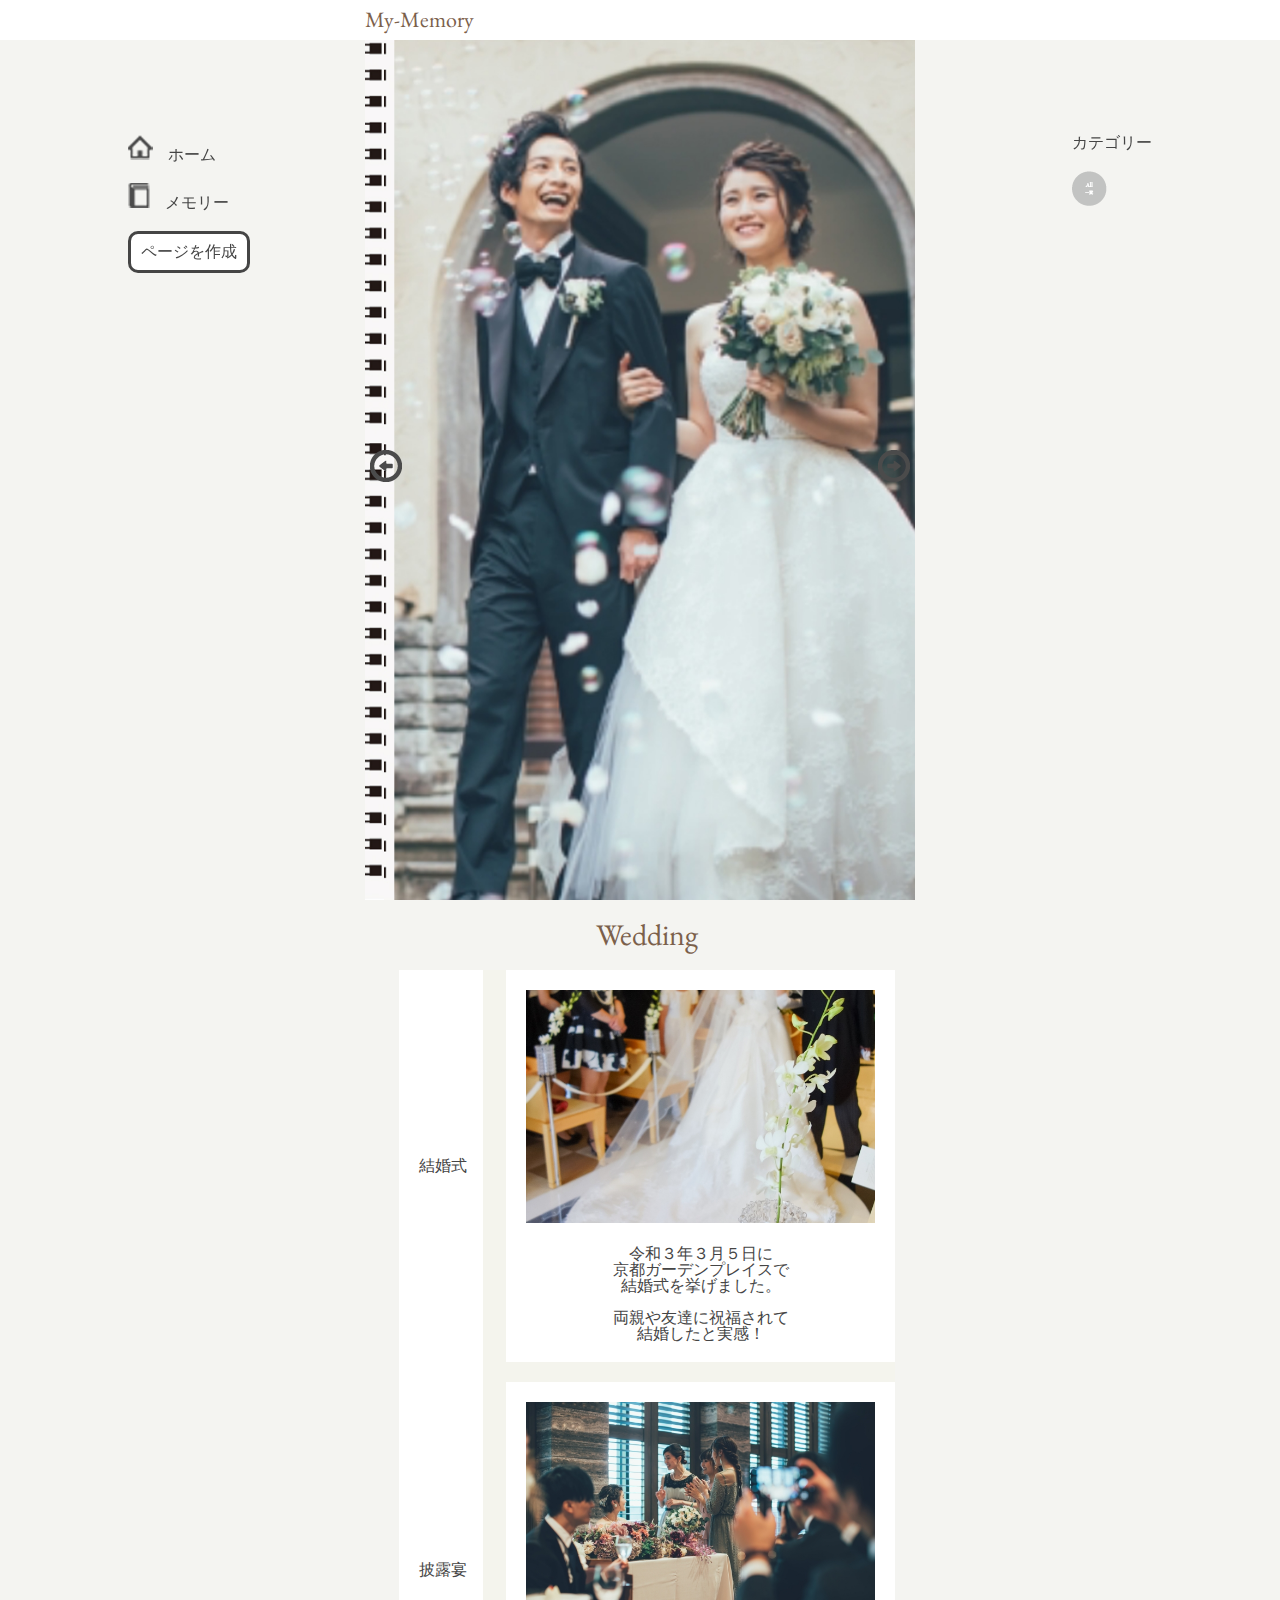
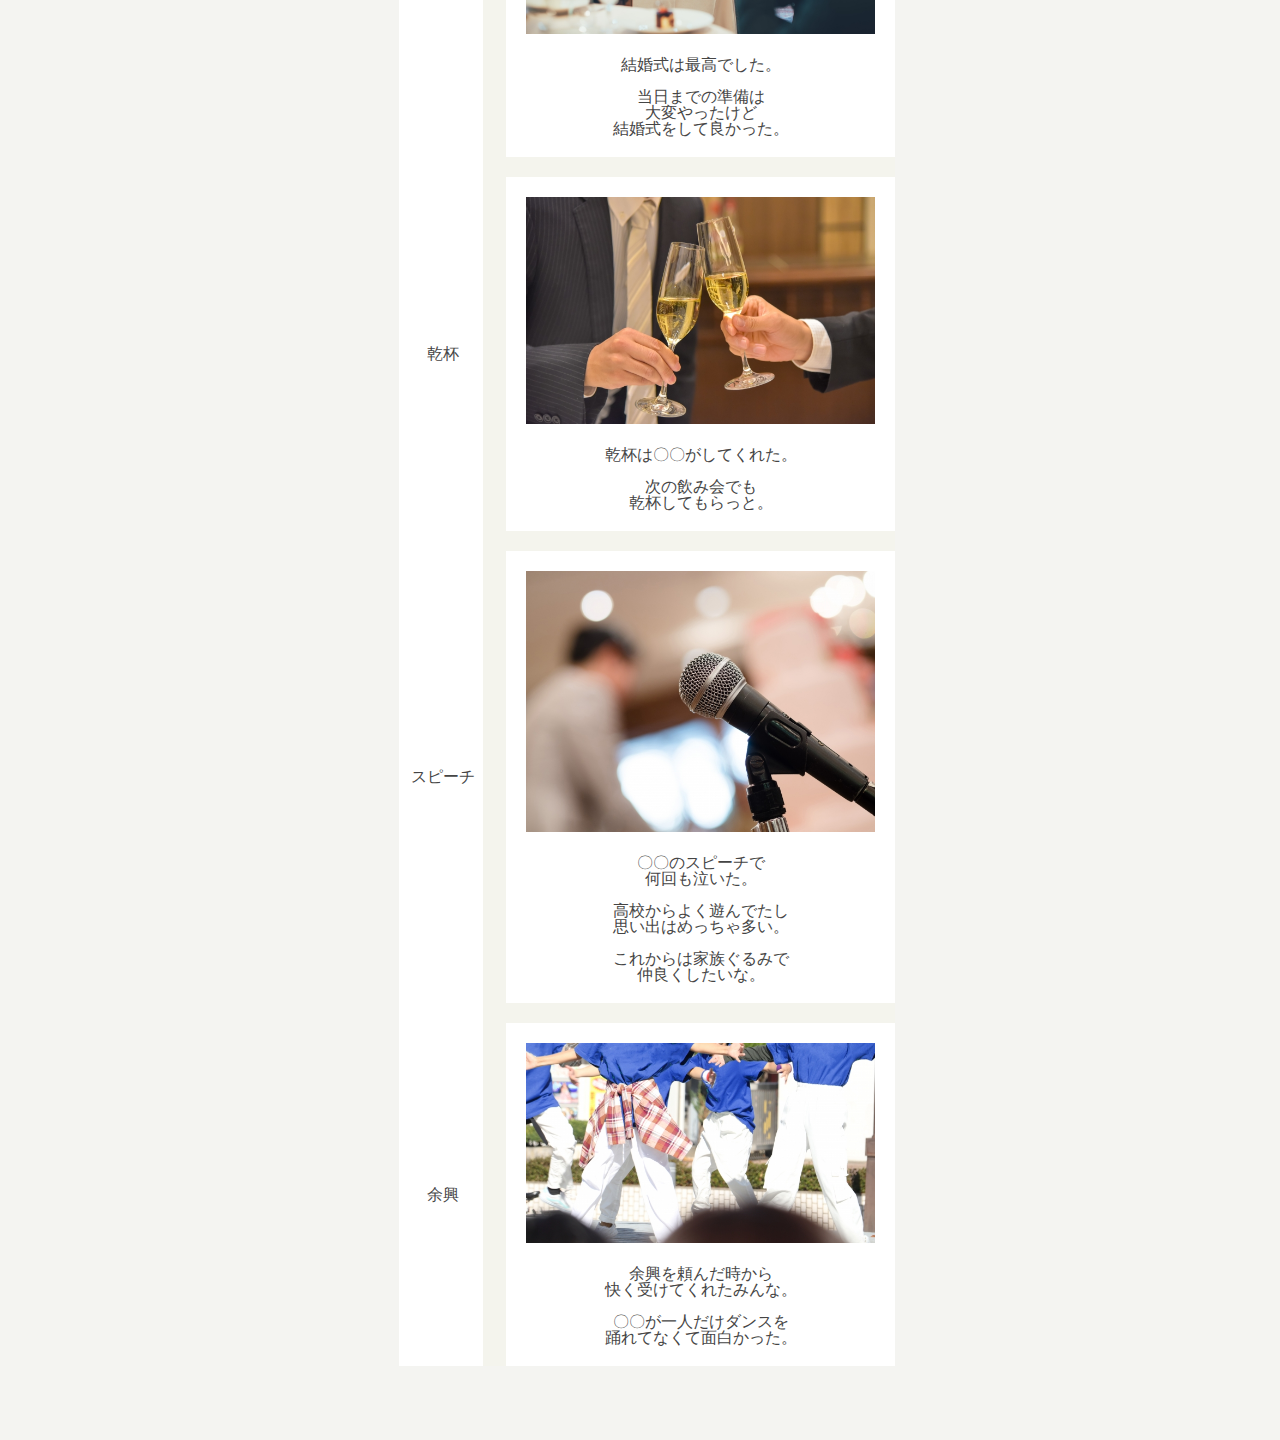
<file: HTML/wedding/index.html>
<!doctype html>
<html>
<head>
<meta charset="UTF-8">
<meta name="viewport" content="width=device-width, initial-scale=1.0">
<title>私たちの結婚式</title>
<meta name="description" content="私たちの結婚式 - 結婚式の思い出をウェブ上で管理・振り返るサービスです。">
<meta property="og:title" content="私たちの結婚式 - 結婚式の思い出をウェブ上で管理・振り返るサービス-">
<meta property="og:type" content="website">
<meta property="og:url" content="#">
<meta property="og:image" content="images/common/ogimage.png">
<meta property="og:site_name" content="私たちの結婚式 - 結婚式の思い出をウェブ上で管理・振り返るサービス-">
<meta property="og:description" content="私たちの結婚式 - 結婚式の思い出をウェブ上で管理・振り返るサービスです。">
<meta name="format-detection" content="telephone=no">
<link rel="preconnect" href="https://fonts.gstatic.com">
<link rel="preconnect" href="https://fonts.gstatic.com">
<link rel="preconnect" href="https://fonts.gstatic.com">
<link href="https://fonts.googleapis.com/css2?family=EB+Garamond:ital,wght@0,400;0,500;0,600;0,700;1,400;1,500;1,600;1,700&display=swap" rel="stylesheet">
<link href="https://fonts.googleapis.com/css2?family=Noto+Sans+JP:wght@100;300;400;500;700;900&display=swap" rel="stylesheet">
<link href="https://fonts.googleapis.com/css2?family=Montserrat:ital,wght@0,100;0,200;0,300;0,400;0,500;0,600;0,700;1,100;1,200;1,300;1,400;1,500;1,600;1,700&display=swap" rel="stylesheet">
<link rel="stylesheet" href="../css/reset.css">
<link rel="stylesheet" href="../css/style.css">
	
</head>

<body>
	<header class="header">
	<div class="header_title">
	<h1 class="pc-inner">My-Memory</h1>
	</div>
	<img class="absolute sp" src="../images/1x/アセット 10.png" alt="">
	</header>
	
	<!--pc -->
	<div class="flote-left pc">
		<ul>
			<li class="margin11"><img src="../images/_i_icon_12007_icon_120070_16.png" alt=""><span class="margin12">ホーム</span></li>
			<li class="margin11"><img src="../images/_i_icon_12955_icon_129550_16.png" alt=""><span class="margin12">メモリー</span></li>
			<li><a href="../template/index.html"><div class="normal-box2"><p>ページを作成</p></div></a></li>
		</ul>
	</div>	
<!--pc -->
	
<main class="pc-inner display_flex">
	<div class="relative">
	<div class="header_visual expannd">
		<img class="fixed" src="../images/長方形 10.png" alt="新郎新婦の写真">
		<img src="../images/1page.png" alt="">
	</div>
		
	<img class="right-line" src="../images/_i_icon_00185_icon_001850_32.png" alt="">
	
	<a href="../home/index.html">	
		<img class="left-line" src="../images/_i_icon_00184_icon_001840_32.png" alt="">
	</a>
	
	
	<div class="content2 sp">
	<ul class="inner">
		<li><a href="../index.html"><img src="../images/_i_icon_12955_icon_129550_16.png" alt=""></a></li>
		<li><a href="../template/index.html"><img src="../images/2_i_icon_00105_icon_001050_256.png" alt=""></a></li>
		<li><img src="../images/_i_icon_12007_icon_120070_16.png" alt=""></li>
	</ul>
	</div>
	
	<h1 class="menu__title margin02">Wedding</h1>
	
	<div>
		<div class="delete parent">
			<div class="child">
				<div class="display_flex">
					<div class="year">結婚式</div>
					<div class="content">
						<img class="img_size" src="../images/342267_s.jpg" alt="">
						<div class="content_text text_center margin">令和３年３月５日に<br>京都ガーデンプレイスで<br>結婚式を挙げました。<br><br>両親や友達に祝福されて<br>結婚したと実感！</div>	
					</div>
				</div>
			</div>

			<div class="child">
				<div class="display_flex">
					<div class="year">披露宴</div>
					<div class="content">
						<img class="img_size" src="../images/2175110_s.jpg" alt="">
						<div class="content_text text_center margin">結婚式は最高でした。<br><br>当日までの準備は<br>大変やったけど<br>結婚式をして良かった。</div>		
					</div>
				</div>
			</div>


			<div class="child">
				<div class="display_flex">
					<div class="year">乾杯</div>
					<div class="content">
						<img class="img_size" src="../images/2264422_s.jpg" alt="">
						<div class="content_text text_center margin">乾杯は〇〇がしてくれた。<br><br>次の飲み会でも<br>乾杯してもらっと。</div>
					</div>
				</div>
			</div>

			<div class="child">
				<div class="display_flex">
					<div class="year">スピーチ</div>
					<div class="content">
						<img class="img_size" src="../images/1445187_s.jpg" alt="">
						<div class="content_text text_center margin">〇〇のスピーチで<br>何回も泣いた。<br><br>高校からよく遊んでたし<br>思い出はめっちゃ多い。<br><br>これからは家族ぐるみで<br>仲良くしたいな。</div>
					</div>
				</div>
			</div>

			<div class="child2">
				<div class="display_flex">
					<div class="year">余興</div>
					<div div class="content">
						<img class="img_size" src="../images/4123723_s.jpg" alt="">
						<div class="content_text text_center margin">余興を頼んだ時から<br>快く受けてくれたみんな。<br><br>〇〇が一人だけダンスを<br>踊れてなくて面白かった。</div>
					</div>
				</div>
			</div>
		</div>
	</div>	
</div>	
</main>	
<!--pc -->
<div class="flote-right pc">
	<div class="margin11">カテゴリー</div>
	<div><img class="display_block margin11" src="../images/1x/アセット 10.png" alt=""></div>
</div>
<!--pc -->
</body>
</html>
</file>
<file: HTML&CSS(8:18)/css/style.css>
@charset "UTF-8";
/* CSS Document */



html{
font-size:62.5%; /*16px ×　62.5%=10px*/
}

body {
	color:#454545;
	font-family:'EB Garamond', sans-serif;
	font-size:1.6rem;
	background-color: #f4f4f1;
	-webkit-font-smoothing:antialiased;
	-moz-osx-font-smoothing:grayscale;
	}

img{
	max-width: 100%;
	height:auto;
}

a{
	color: #454545;
	text-decoration: none;
}

.expannd{
	overflow: hidden;
	height: 100vh;
	width: auto;
	text-align: center;
}

.top-contents1{
	margin:15px;
}

.top-contents2{
	margin:15px 15px 15px 0 ;
}


.image-size{
	width: 170px;
    height: auto;
}

.image-size2{
	height: 272px;
	width: auto;
}

.expannd img{
	height: 100%;
	width: auto;
}

.height{
	height: 100%;
}
/*------------------
      utility
------------------*/
.relative{
	position: relative;
	z-index: 100;
	background-color: #f4f4f1
}

.none{
	display: none;
}

.last_margin{
	margin: 20px;
}
/*------------------
    navigation1
------------------*/

.btn-trigger{
	-webkit-appearance:none;
	apearance:none;
	position: fixed;
	top:11px;
	right: 12px;
	z-index:110;
	width: 40px;
	height: 20px;
	border:none;
	background-color: #fff;
	}

.btn-trigger span{
	position: absolute;
	display: block;
	width: 28px;
	height: 1px;
	background-color: #454545;
	transition: all 0.5s;
}

.btn-trigger span:first-of-type{
	top: 0;
	
}

.btn-trigger span:nth-of-type(2){
	top: 10px;
	
}

.btn-trigger span:last-of-type{
	bottom: 0px;
	}

.btn-trigger .active span:first-of-type{
	transform: rotate(45deg);
	top: 10px;
}

.btn-trigger .active span:nth-of-type(2){
	opacity:0;
}

.btn-trigger .active span:last-of-type{
	transform: rotate(-45deg);
	bottom: 10px;
}

.margin5{
	margin: 2.5px 8.5px 0 ;
}


.navigation{
	display: none;
	position: fixed;
	top:0;
	left:0;
	z-index: 100;
	width: 100%;
	height:120%;
	padding: 120px 0 150px;
	background-color: rgba(255,255,255,0.97)
}

.flex2{
	display:flex;
}

/*------------------
    navigation2
------------------*/

.search_title{
	font-size: 1.6rem;
	margin: 15px;
}

/*検索フォーム*/
#form02{
    background-color: white;
    width:200px;
    height: 20px;
    border: 1px green solid;
	margin: 8px auto;
}
#form02 input{
    vertical-align: top;
    margin: 0px;
    height: 100%;
    box-sizing: border-box;
    background-color: transparent;
}
#form02{
    border-radius: 10px;
}
#input02{
    border: none;
    width: 170px;
    padding-left: 10px;
}
#submit02{
    width: 30px;
    border: none;
    background-image: url(画像へのパス);
    background-position: center;
    background-size: auto 90%;
    background-repeat: no-repeat;
}

.search{
	width: 100%;
	margin: 0 auto ;
}

.click{
	background-image: url("../images/_i_icon_00185_icon_001850_16.png");
}
/*検索フォーム*/

/*ハンバーガーメニュー*/	

.hamburger {
  display : block;
  z-index : 3;
  width : 42px;
  cursor: pointer;
  text-align: center;
}
.hamburger span {
  display : block;
  position: absolute;
  width   : 30px;
  height  : 2px ;
  left    : 6px;
  background : #555;
  -webkit-transition: 0.3s ease-in-out;
  -moz-transition   : 0.3s ease-in-out;
  transition        : 0.3s ease-in-out;
}
.hamburger span:nth-child(1) {
  top: 10px;
}
.hamburger span:nth-child(2) {
  top: 20px;
}
.hamburger span:nth-child(3) {
  top: 30px;
}

/* ナビ開いてる時のボタン */
.hamburger.active span:nth-child(1) {
  -webkit-transform: translateY(6px);
  -moz-transform   : translateY(6px);
  transform        : translateY(6px);
}
.hamburger.active span:nth-child(2){
-webkit-transform: translateY(-4px);
  -moz-transform   : translateY(-4px);
  transform        : translateY(-4px);
}  

.hamburger.active span:nth-child(3) {
  -webkit-transform: translateY(-14px);
  -moz-transform   : translateY(-14px);
  transform        : translateY(-14px);
}

nav.globalMenuSp {
  position: fixed;
  z-index : 2;
  top  : 0;
  left : 0;
  color: #000;
  background: #fff;
  text-align: center;
  transform: translateX(100%);
  transition: all 0.6s;
  width: 100%;
}

nav.globalMenuSp ul {
  background: #ccc;
  margin: 0 auto;
  padding: 0;
  width: 100%;
}

nav.globalMenuSp ul li {
  list-style-type: none;
  padding: 0;
  width: 100%;
  border-bottom: 1px solid #fff;
}
nav.globalMenuSp ul li:last-child {
  padding-bottom: 0;
  border-bottom: none;
}
nav.globalMenuSp ul li:hover{
  background :#ddd;
}

nav.globalMenuSp ul li a {
  display: block;
  color: #000;
  padding: 1em 0;
  text-decoration :none;
}

/* このクラスを、jQueryで付与・削除する */
nav.globalMenuSp.active {
  transform: translateX(0%);
}

/*ハンバーガーメニュー*/	

#sbox1{
max-width:300px;
height:50px;
border-radius:2px;
outline:0;
margin-bottom:40px;
background:#eee;	
}
/*------------------
       headr
------------------*/
.header{
	position: fixed;
	background-color: rgba(255,255,255,1.00);
	width: 100%;
	z-index:110;
}
.header_title{
	font-size: 2.2rem;
	padding: 9px;
	z-index: 110;
	color:#7b604b;
}

.absolute{
	position: absolute;
	top: 4px;
	left:165px;
}

.absolute02{
	position:absolute;
	top: 0;
	right:0;
	padding: 5px 5px 0 0;
		
}

.absolute03{
	position:fixed;
	bottom:0;
	right:0;
	padding: 5px;
	background-color: #fff;
}

.absolute04{
	position: absolute;
    top: 0;
    right: 0;
    left: 0;
    bottom: 0;
    margin: auto;
	}

.absolute05{
	position: absolute;
    top: 0;
    right: 0;
    left: 0;
    bottom: 0;
    margin: auto;
	}

.absolute06{
	position: absolute;
    top: 0;
	right: 0;
    margin: 2.5px 8.5px 2.5px 0;
	}

.absolute08{
	position: absolute;
    top: 0;
	right: 0;
    margin: 2.5px 55.5px 2.5px 0;
	}

.absolute07 {
    position: absolute;
    top: 50%;
    right: 0;
    left: 0;
    bottom: 0;
    margin: auto;
}

.box {
  margin: auto;
  height: 100vh;
  width: auto;
  background-color: #A1A1A1;
}

.box2{
  margin: auto;
  height: 145px;
  width: 220px;
  background-color: #A1A1A1;
}

.box3{
  margin: auto;
  height: 70px;
  width: 180px;
  background-color:#DBDBDB;
}

.marig-auto{
	margin: 0 auto;
	height: 50%;
}
.right-line{
	position:fixed;
	top:50%;
	right: 7px}

 .fixed_2 {
    right: calc(50% - 550px);
}

.left-line{
	position:fixed;
	top:50%;
	left: 7px}

.menu_item:first-of-type{
	position: absolute;
	top: -90%;
    left: 50%;
    -webkit-transform: translateX(-50%);
    transform: translateX(-50%);
    width: 31%;
    margin-top: 0;
}

.text_center{
	text-align: center;
}

.justify-content{
	justify-content:center;
}

.margin_right{
	margin-right:5px;
}

.mv_menu_list{
	overflow: auto;
    padding: 0 19%;
	display: -webkit-flex;
	display: -moz-flex;
	display: -ms-flex;
	display: -o-flex;
	display: flex;
}

.mv_menu{
	position: absolute;
    left: 0;
    bottom: 11%;
    right: 0;
    width: 100%;
    max-width: 640px;
    margin: 0 auto;
}

.content2{
	position:fixed;
	left:0;
	bottom:0;
	background-color: rgba(255,255,255,1.00);
	width: 100%;
}
.inner{
  padding:13px 0;
  display: flex;
  justify-content: space-evenly;
}

.size25{width: 25px;
	height: 25px;
}

.menu__title{
	font-size: 2.2rem;
	text-align: center;
	color:#7b604b;
	padding: 20px;
	}

.margin02{
	margin: 0px 20px 0px 34px;
}

.fixed{
	position: fixed;
	left:0
}

.section{
	background-color: #fff;
	margin: 60px 20px;
	
}

.section-header{
	font-size: 2.4rem;
	color:#7b604b;
	text-align: center;
	padding: 20px;
}

.size{
	width: 50%;
}

.section-body{
	display: -webkit-flex;
	display: -moz-flex;
	display: -ms-flex;
	display: -o-flex;
	display: flex;
}

.display_block{
	display: block;
}

.display_flex{
	display: -webkit-flex;
	display: -moz-flex;
	display: -ms-flex;
	display: -o-flex;
	display: flex;	
}

.text{
	font-size: 1.4rem;
	text-align: center;
	padding: 30px 0;
}

.text2{
	font-size: 1.4rem;
	padding: 5px 0;
}

.top-title{
	font-size: 20px;
    padding-top: 70px;
	margin-left: 16px;
}

.top-title2{
	font-size: 20px;
    padding-top:20px;
	margin-left: 16px;
}

.section-footer{
	text-align: center;
	padding: 30px;
}

.copy{display: block;
	text-align: center;
	margin-left: 16px;
}

/*------------------
     Profile contents
------------------*/

.parent{
	/* Permalink - use to edit and share this gradient: https://colorzilla.com/gradient-editor/#ffffff+17,f4f4ed+17,f4f4ed+17 */
	background: #ffffff; /* Old browsers */
	background: -moz-linear-gradient(left,  #ffffff 17%, #f4f4ed 17%, #f4f4ed 17%); /* FF3.6-15 */
	background: -webkit-linear-gradient(left,  #ffffff 17%,#f4f4ed 17%,#f4f4ed 17%); /* Chrome10-25,Safari5.1-6 */
	background: linear-gradient(to right,  #ffffff 17%,#f4f4ed 17%,#f4f4ed 17%); /* W3C, IE10+, FF16+, Chrome26+, Opera12+, Safari7+ */
	filter: progid:DXImageTransform.Microsoft.gradient( startColorstr='#ffffff', endColorstr='#f4f4ed',GradientType=1 ); /* IE6-9 */
	margin: 20px 20px 20px 34px;
}

.parent2{
	/* Permalink - use to edit and share this gradient: https://colorzilla.com/gradient-editor/#ffffff+17,f4f4ed+17,f4f4ed+17 */
	background: #ffffff; /* Old browsers */
	background: -moz-linear-gradient(left,  #ffffff 17%, #f4f4ed 17%, #f4f4ed 17%); /* FF3.6-15 */
	background: -webkit-linear-gradient(left,  #ffffff 17%,#f4f4ed 17%,#f4f4ed 17%); /* Chrome10-25,Safari5.1-6 */
	background: linear-gradient(to right,  #ffffff 17%,#f4f4ed 17%,#f4f4ed 17%); /* W3C, IE10+, FF16+, Chrome26+, Opera12+, Safari7+ */
	filter: progid:DXImageTransform.Microsoft.gradient( startColorstr='#ffffff', endColorstr='#f4f4ed',GradientType=1 ); /* IE6-9 */
	margin: 20px;
}

.delete{
	margin-top: 0;
}

.margin{
	margin: 20px;
}

.margin11{
	margin-bottom: 20px;
}

.padding_bottom{
	padding-bottom: 40px;
}

.content_text{
	font-size: 1.4rem;
	font-family: YuGothic, "Yu Gothic", "sans-serif";
}

.year{
	text-align:center;
	width: 20%;
	margin: auto;
	padding: 10px 0;
	font-size: 1rem;
}

.normal-box2{
 	
  padding: 10px;
  background-color: #fff;
  border-radius: 10px;
  border: solid 3px #454545
}

.normal-box2 p{ 
  color:fff; 
  margin: 0;
  padding: 0;
}

.margin12{
	margin-left: 15px;
	top:-10px;
}

.child{margin-bottom: 20px;
}

.child2{margin-bottom: 74px;
}

.margin10{
	margin:10px 0 10px ;
}

.backgrand{
	background-color: #fff;
	margin: 0 20px 0 34px;
	margin-bottom: 20px;
}

.backgrand_long{
	background-color: #fff;
	margin-left: 20px ;
	margin-bottom: 20px;
}

.padding{
	padding: 20px 0;
}

.content{
	width: 80%;
	padding:  20px 20px 0 20px;
	margin-left: 20px;
	background-color:#fff;
}

.image{margin:0 20px;
}

.pc{
	display: none;
}

.flex{
	display: block;
}

/*------------------
     gallary
------------------*/

.flex-box{
display: flex;
flex-wrap: wrap;
float:left;
}

.flex-box li {
	width: calc(100%/3);/*←画像を横に4つ並べる場合*/
	padding:0 5px;/*←画像の左右に5pxの余白を入れる場合*/
	box-sizing:border-box;
}
.flex-box li img {
	max-width:100%; /*画像のはみだしを防ぐ*/
	height: auto; /*画像の縦横比を維持 */
	border:solid 1px #ccc; /*←画像を1pxのグレーの枠線で囲む指定の場合*/
}


.list-item{
    opacity: 1;
}
.list-item.is-hidden {
    opacity: 0;
    height: 0;
    margin: 0;
}
.list-btn {
    margin-top: 20px;
}
.list-btn.is-btn-hidden{
  display:none;
}
.list-btn button {
    background-color: #333;
  color:#fff;
    border: none;
    cursor: pointer;
    outline: none;
    padding: 0;
    height: 32px;
    line-height: 32px;
    width: 120px;
}

.pc-inner{
		max-width: 550px;
		margin:auto;
	}

.flote-left{
	position: fixed;
	top:15%;
	left: calc(10% - 0px);
}

.flote-right{
	position: fixed;
	top:15%;
	right: calc(10% - 0px);
	z-index: 90;
}

.header-main{
	padding: 100px 10px 45px;
	line-height: 1.3;
}

.concept{
	text-align: center;
	font-size: 2.5rem;
	font-family: "Segoe UI", Meiryo, system-ui, -apple-system, BlinkMacSystemFont, sans-serif;
}

.text-top{
	margin-bottom: 20px;
    font-size: 2.0rem;
    text-align: center;
	}

.login{
	width: 180px;
    padding-top: 70px;
    margin: auto;
}

.margin-bottom{
		margin-bottom: 15px;
	}


.account{
	width: 120px;
	margin: auto;
	text-align: center;
	padding: 0.5em 1em;
    margin-top: 30px;
    font-weight: bold;
    color: #454545;/*文字色*/
    background: #FFF;
    border: solid 1px #454545;/*線*/
    border-radius: 10px;/*角の丸み*/
	
}

@media screen and (min-width:550px){
	
	.account{
	margin: 20px;
	text-align: center;
	padding: 0.5em 1em;
    margin: 2em 0;
    font-weight: bold;
    color: #454545;/*文字色*/
    background: #FFF;
    border: solid 1px #454545;/*線*/
    border-radius: 10px;/*角の丸み*/
	width: 120px;
	margin: auto;
	margin-top:20px;
}
	
	.paddig-right{
		padding-right: 100px;
	}
	
	
	.login{
	width: 180px;
    padding-top: 100px;
    margin: auto;
}

	
	.fixed{
	position: fixed;
	left:0;
	left:calc(50% - 275px);
}
	
	.header_title{
	font-size: 2.2rem;
	padding: 9px;
	z-index: 110;
	color:#7b604b;
}

	.sp{
		display:none;
	}
	
	.pc{
		display: block;
	}
	
	.sp_display_block{
		display: block;
	}
	
	.sp_display_flex{
		display: -webkit-flex;
		display: -moz-flex;
		display: -ms-flex;
		display: -o-flex;
		display: flex;
	}
	
	.section-header{
		font-size: 2.8rem;
	}
	
	.section-footer{
		width: 50%;
		margin: auto;
	}
	
	.text{
		font-size: 2rem;
	}
	.img_center{
		text-align: center;
	}
	
	.pc_display_flex{
		display: -webkit-flex;
		display: -moz-flex;
		display: -ms-flex;
		display: -o-flex;
		display: flex;
	}
	
	.pc_margin{
		margin: 20px;
	
	}
	
	.text_margin{
		width: 50%;
		margin: auto;
	}
	
	.width{
		max-width: 100%;
	}
	
	.width_img{
		width: 50%;
	}
/*nav*/
	
.navigation{
	display: block;
	position:relative;
	top:0;
	left:0;
	z-index:100;
	width: 100%;
	height:120%;
	padding: 20px 0px;
	background-color: rgba(255,255,255,0.97);
}
	
	
	
nav{
text-align: center;
}
nav ul{
margin: 0 ;
padding: 0 ;
}
nav ul li{
list-style: none;
display: inline-block;
width: 18%;
min-width: 90px;
}
nav ul li a{
text-decoration: none;
color: #333;
}
nav ul li.nav-list a{
color: #F33135;
}
nav ul li a:hover{
color: #E7DA66;
}
	
	
/*profile*/
	.img_size{
		width: 100%;
	}
	
	.menu__title{
		font-size:3rem;
	}
	
	.year{
		font-size: 1.6rem;
	}
	
	.content_text{
		font-size: 1.6rem;
		
	}
	
.right-line{
	position:fixed;
	top:50%;
    right: calc(50% - 270px);
}	
	
.left-line{
	position:fixed;
	top:50%;
	left:calc(50% - 270px);
	}

	.flex{
		padding: 150px 0;
		display: -webkit-flex;
		display: -moz-flex;
		display: -ms-flex;
		display: -o-flex;
		display: flex;
		justify-content: center;
	}
	
}
</file>
<file: HTML:CSS/css/style.css>
@charset "UTF-8";
/* CSS Document */



html{
font-size:62.5%; /*16px ×　62.5%=10px*/
}

body {
	color:#454545;
	font-family:'EB Garamond', sans-serif;
	font-size:1.6rem;
	background-color: #f4f4f1;
	-webkit-font-smoothing:antialiased;
	-moz-osx-font-smoothing:grayscale;
	}

img{
	max-width: 100%;
	height:auto;
}

a{
	color: #454545;
	text-decoration: none;
}

.expannd{
	overflow: hidden;
	height: 100vh;
	width: auto;
	text-align: center;
}

.expannd img{
	height: 100%;
	max-width: none;
	width: auto;
}

.height{
	height: 100%;
}
/*------------------
      utility
------------------*/
.relative{
	position: relative;
}

.none{
	display: none;
}

.last_margin{
	margin: 20px;
}
/*------------------
    navigation1
------------------*/

.btn-trigger{
	-webkit-appearance:none;
	apearance:none;
	position: fixed;
	top:11px;
	right: 12px;
	z-index:110;
	width: 40px;
	height: 20px;
	border:none;
	background-color: #fff;
	}

.btn-trigger span{
	position: absolute;
	display: block;
	width: 28px;
	height: 1px;
	background-color: #454545;
	transition: all 0.5s;
}

.btn-trigger span:first-of-type{
	top: 0;
	
}

.btn-trigger span:nth-of-type(2){
	top: 10px;
	
}

.btn-trigger span:last-of-type{
	bottom: 0px;
	}

.btn-trigger .active span:first-of-type{
	transform: rotate(45deg);
	top: 10px;
}

.btn-trigger .active span:nth-of-type(2){
	opacity:0;
}

.btn-trigger .active span:last-of-type{
	transform: rotate(-45deg);
	bottom: 10px;
}

.margin5{
	margin: 2.5px 8.5px 0 ;
}


.navigation{
	display: none;
	position: fixed;
	top:0;
	left:0;
	z-index: 100;
	width: 100%;
	height:120%;
	padding: 120px 0 150px;
	background-color: rgba(255,255,255,0.97)
}

/*------------------
    navigation2
------------------*/

/*検索フォーム*/
#form02{
    background-color: white;
    width:200px;
    height: 20px;
    border: 1px green solid;
	margin: 8px auto;
}
#form02 input{
    vertical-align: top;
    margin: 0px;
    height: 100%;
    box-sizing: border-box;
    background-color: transparent;
}
#form02{
    border-radius: 10px;
}
#input02{
    border: none;
    width: 170px;
    padding-left: 10px;
}
#submit02{
    width: 30px;
    border: none;
    background-image: url(画像へのパス);
    background-position: center;
    background-size: auto 90%;
    background-repeat: no-repeat;
}

.search{
	width: 100%;
	margin: 0 auto ;
}

.click{
	background-image: url("../images/_i_icon_00185_icon_001850_16.png");
}
/*検索フォーム*/

/*ハンバーガーメニュー*/	

.hamburger {
  display : block;
  z-index : 3;
  width : 42px;
  cursor: pointer;
  text-align: center;
}
.hamburger span {
  display : block;
  position: absolute;
  width   : 30px;
  height  : 2px ;
  left    : 6px;
  background : #555;
  -webkit-transition: 0.3s ease-in-out;
  -moz-transition   : 0.3s ease-in-out;
  transition        : 0.3s ease-in-out;
}
.hamburger span:nth-child(1) {
  top: 10px;
}
.hamburger span:nth-child(2) {
  top: 20px;
}
.hamburger span:nth-child(3) {
  top: 30px;
}

/* ナビ開いてる時のボタン */
.hamburger.active span:nth-child(1) {
  -webkit-transform: translateY(6px);
  -moz-transform   : translateY(6px);
  transform        : translateY(6px);
}
.hamburger.active span:nth-child(2){
-webkit-transform: translateY(-4px);
  -moz-transform   : translateY(-4px);
  transform        : translateY(-4px);
}  

.hamburger.active span:nth-child(3) {
  -webkit-transform: translateY(-14px);
  -moz-transform   : translateY(-14px);
  transform        : translateY(-14px);
}

nav.globalMenuSp {
  position: fixed;
  z-index : 2;
  top  : 0;
  left : 0;
  color: #000;
  background: #fff;
  text-align: center;
  transform: translateX(100%);
  transition: all 0.6s;
  width: 100%;
}

nav.globalMenuSp ul {
  background: #ccc;
  margin: 0 auto;
  padding: 0;
  width: 100%;
}

nav.globalMenuSp ul li {
  list-style-type: none;
  padding: 0;
  width: 100%;
  border-bottom: 1px solid #fff;
}
nav.globalMenuSp ul li:last-child {
  padding-bottom: 0;
  border-bottom: none;
}
nav.globalMenuSp ul li:hover{
  background :#ddd;
}

nav.globalMenuSp ul li a {
  display: block;
  color: #000;
  padding: 1em 0;
  text-decoration :none;
}

/* このクラスを、jQueryで付与・削除する */
nav.globalMenuSp.active {
  transform: translateX(0%);
}

/*ハンバーガーメニュー*/	

#sbox1{
max-width:300px;
height:50px;
border-radius:2px;
outline:0;
margin-bottom:40px;
background:#eee;	
}
/*------------------
       headr
------------------*/
.header{
	position: fixed;
	background-color: rgba(255,255,255,1.00);
	width: 100%;
	z-index:110;
}
.header_title{
	font-size: 2.2rem;
	padding: 9px;
	z-index: 110;
	color:#7b604b;
}

.absolute{
	position: absolute;
	top: 4px;
	left:165px;
}

.absolute02{
	position:absolute;
	top: 0;
	right:0;
	padding: 5px 5px 0 0;
		
}

.absolute03{
	position:fixed;
	bottom:0;
	right:0;
	padding: 5px;
	background-color: #fff;
}

.absolute04{
	position: absolute;
    top: 0;
    right: 0;
    left: 0;
    bottom: 0;
    margin: auto;
	}

.absolute05{
	position: absolute;
    top: 0;
    right: 0;
    left: 0;
    bottom: 0;
    margin: auto;
	}

.absolute06{
	position: absolute;
    top: 0;
	right: 0;
    margin: 2.5px 8.5px 2.5px 0;
	}

.absolute08{
	position: absolute;
    top: 0;
	right: 0;
    margin: 2.5px 55.5px 2.5px 0;
	}

.absolute07 {
    position: absolute;
    top: 50%;
    right: 0;
    left: 0;
    bottom: 0;
    margin: auto;
}

.box {
  margin: auto;
  height: 100vh;
  width: auto;
  background-color: #A1A1A1;
}

.box2{
  margin: auto;
  height: 145px;
  width: 220px;
  background-color: #A1A1A1;
}

.box3{
  margin: auto;
  height: 70px;
  width: 180px;
  background-color:#DBDBDB;
}

.marig-auto{
	margin: 0 auto;
	height: 50%;
}
.right-line{
	position:fixed;
	top:50%;
	right: 7px}

.left-line{
	position:fixed;
	top:50%;
	left: 7px}

.menu_item:first-of-type{
	position: absolute;
	top: -90%;
    left: 50%;
    -webkit-transform: translateX(-50%);
    transform: translateX(-50%);
    width: 31%;
    margin-top: 0;
}

.text_center{
	text-align: center;
}

.justify-content{
	justify-content:center;
}

.margin_right{
	margin-right:5px;
}

.mv_menu_list{
	overflow: auto;
    padding: 0 19%;
	display: -webkit-flex;
	display: -moz-flex;
	display: -ms-flex;
	display: -o-flex;
	display: flex;
}

.mv_menu{
	position: absolute;
    left: 0;
    bottom: 11%;
    right: 0;
    width: 100%;
    max-width: 640px;
    margin: 0 auto;
}

.content2{
	position:fixed;
	left:0;
	bottom:0;
	background-color: rgba(255,255,255,1.00);
	width: 100%;
}
.inner{
  padding:13px 0;
  display: flex;
  justify-content: space-evenly;
}

.menu__title{
	font-size: 2.2rem;
	text-align: center;
	color:#7b604b;
	padding: 20px;
	}

.margin02{
	margin: 0px 20px 0px 34px;
}

.fixed{
	position: fixed;
	left:0
}

.section{
	background-color: #fff;
	margin: 60px 20px;
	
}

.section-header{
	font-size: 2.4rem;
	color:#7b604b;
	text-align: center;
	padding: 20px;
}

.size{
	width: 50%;
}

.section-body{
	display: -webkit-flex;
	display: -moz-flex;
	display: -ms-flex;
	display: -o-flex;
	display: flex;
}

.display_block{
	display: block;
}

.display_flex{
	display: -webkit-flex;
	display: -moz-flex;
	display: -ms-flex;
	display: -o-flex;
	display: flex;	
}

.text{
	font-size: 1.4rem;
	text-align: center;
	padding: 30px 0;
}

.section-footer{
	text-align: center;
	padding: 30px;
}

.copy{display: block;
	text-align: center;
}

/*------------------
     Profile contents
------------------*/

.parent{
	/* Permalink - use to edit and share this gradient: https://colorzilla.com/gradient-editor/#ffffff+17,f4f4ed+17,f4f4ed+17 */
	background: #ffffff; /* Old browsers */
	background: -moz-linear-gradient(left,  #ffffff 17%, #f4f4ed 17%, #f4f4ed 17%); /* FF3.6-15 */
	background: -webkit-linear-gradient(left,  #ffffff 17%,#f4f4ed 17%,#f4f4ed 17%); /* Chrome10-25,Safari5.1-6 */
	background: linear-gradient(to right,  #ffffff 17%,#f4f4ed 17%,#f4f4ed 17%); /* W3C, IE10+, FF16+, Chrome26+, Opera12+, Safari7+ */
	filter: progid:DXImageTransform.Microsoft.gradient( startColorstr='#ffffff', endColorstr='#f4f4ed',GradientType=1 ); /* IE6-9 */
	margin: 20px 20px 20px 34px;
}

.parent2{
	/* Permalink - use to edit and share this gradient: https://colorzilla.com/gradient-editor/#ffffff+17,f4f4ed+17,f4f4ed+17 */
	background: #ffffff; /* Old browsers */
	background: -moz-linear-gradient(left,  #ffffff 17%, #f4f4ed 17%, #f4f4ed 17%); /* FF3.6-15 */
	background: -webkit-linear-gradient(left,  #ffffff 17%,#f4f4ed 17%,#f4f4ed 17%); /* Chrome10-25,Safari5.1-6 */
	background: linear-gradient(to right,  #ffffff 17%,#f4f4ed 17%,#f4f4ed 17%); /* W3C, IE10+, FF16+, Chrome26+, Opera12+, Safari7+ */
	filter: progid:DXImageTransform.Microsoft.gradient( startColorstr='#ffffff', endColorstr='#f4f4ed',GradientType=1 ); /* IE6-9 */
	margin: 20px;
}

.delete{
	margin-top: 0;
}

.margin{
	margin: 20px;
}

.padding_bottom{
	padding-bottom: 40px;
}

.content_text{
	font-size: 1.4rem;
	font-family: YuGothic, "Yu Gothic", "sans-serif";
}

.year{
	text-align:center;
	width: 20%;
	margin: auto;
	padding: 20px 0;
	font-size: 1rem;
	
}

.child{margin-bottom: 20px;
}

.child2{margin-bottom: 74px;
}

.margin10{
	margin:10px 0 10px ;
}

.backgrand{
	background-color: #fff;
	margin: 0 20px 0 34px;
	margin-bottom: 20px;
}

.backgrand_long{
	background-color: #fff;
	margin-left: 20px ;
	margin-bottom: 20px;
}

.padding{
	padding: 20px 0;
}

.content{
	width: 80%;
	padding:  20px 20px 0 20px;
	margin-left: 20px;
	background-color:#fff;
}

.image{margin:0 20px;
}

.pc{
	display: none;
}

/*------------------
     gallary
------------------*/

.flex-box{
display: flex;
flex-wrap: wrap;
float:left;
}

.flex-box li {
	width: calc(100%/3);/*←画像を横に4つ並べる場合*/
	padding:0 5px;/*←画像の左右に5pxの余白を入れる場合*/
	box-sizing:border-box;
}
.flex-box li img {
	max-width:100%; /*画像のはみだしを防ぐ*/
	height: auto; /*画像の縦横比を維持 */
	border:solid 1px #ccc; /*←画像を1pxのグレーの枠線で囲む指定の場合*/
}


.list-item{
    opacity: 1;
}
.list-item.is-hidden {
    opacity: 0;
    height: 0;
    margin: 0;
}
.list-btn {
    margin-top: 20px;
}
.list-btn.is-btn-hidden{
  display:none;
}
.list-btn button {
    background-color: #333;
  color:#fff;
    border: none;
    cursor: pointer;
    outline: none;
    padding: 0;
    height: 32px;
    line-height: 32px;
    width: 120px;
}


@media screen and (min-width:750px){
	
	.pc-inner{
		max-width: 1216px;
		margin:auto;
	}
	
	.header{
		position: relative;
	}

	.sp{
		display: none;
	}
	
	.pc{
		display: block;
	}
	
	.sp_display_block{
		display: block;
	}
	
	.sp_display_flex{
		display: -webkit-flex;
		display: -moz-flex;
		display: -ms-flex;
		display: -o-flex;
		display: flex;
	}
	
	.section-header{
		font-size: 2.8rem;
	}
	
	.section-footer{
		width: 50%;
		margin: auto;
	}
	
	.text{
		font-size: 2rem;
	}
	.img_center{
		text-align: center;
	}
	
	.pc_display_flex{
		display: -webkit-flex;
		display: -moz-flex;
		display: -ms-flex;
		display: -o-flex;
		display: flex;
	}
	
	.pc_margin{
		margin: 20px;
	
	}
	
	.text_margin{
		width: 50%;
		margin: auto;
	}
	
	.width{
		max-width: 100%;
	}
	
	.width_img{
		width: 50%;
	}
/*nav*/
	
.navigation{
	display: block;
	position:relative;
	top:0;
	left:0;
	z-index:100;
	width: 100%;
	height:120%;
	padding: 20px 0px;
	background-color: rgba(255,255,255,0.97);
}
	
	
	
nav{
text-align: center;
}
nav ul{
margin: 0 ;
padding: 0 ;
}
nav ul li{
list-style: none;
display: inline-block;
width: 18%;
min-width: 90px;
}
nav ul li a{
text-decoration: none;
color: #333;
}
nav ul li.nav-list a{
color: #F33135;
}
nav ul li a:hover{
color: #E7DA66;
}
	
	
/*profile*/
	.img_size{
		width: 100%;
	}
	
	.menu__title{
		font-size:3rem;
	}
	
	.year{
		font-size: 1.6rem;
	}
	
	.content_text{
		font-size: 1.6rem;
		
	}
	
}
</file>
<file: HTML/css/style.css>
@charset "UTF-8";
/* CSS Document */



html{
font-size:62.5%; /*16px ×　62.5%=10px*/
}

body {
	color:#454545;
	font-family:'EB Garamond', sans-serif;
	font-size:1.6rem;
	background-color: #f4f4f1;
	-webkit-font-smoothing:antialiased;
	-moz-osx-font-smoothing:grayscale;
	}

img{
	max-width: 100%;
	height:auto;
}

a{
	color: #454545;
	text-decoration: none;
}

.expannd{
	overflow: hidden;
	height: 100vh;
	width: auto;
	text-align: center;
}

.expannd img{
	height: 100%;
	width: auto;
}

.height{
	height: 100%;
}
/*------------------
      utility
------------------*/
.relative{
	position: relative;
	z-index: 100;
	background-color: #f4f4f1
}

.none{
	display: none;
}

.last_margin{
	margin: 20px;
}
/*------------------
    navigation1
------------------*/

.btn-trigger{
	-webkit-appearance:none;
	apearance:none;
	position: fixed;
	top:11px;
	right: 12px;
	z-index:110;
	width: 40px;
	height: 20px;
	border:none;
	background-color: #fff;
	}

.btn-trigger span{
	position: absolute;
	display: block;
	width: 28px;
	height: 1px;
	background-color: #454545;
	transition: all 0.5s;
}

.btn-trigger span:first-of-type{
	top: 0;
	
}

.btn-trigger span:nth-of-type(2){
	top: 10px;
	
}

.btn-trigger span:last-of-type{
	bottom: 0px;
	}

.btn-trigger .active span:first-of-type{
	transform: rotate(45deg);
	top: 10px;
}

.btn-trigger .active span:nth-of-type(2){
	opacity:0;
}

.btn-trigger .active span:last-of-type{
	transform: rotate(-45deg);
	bottom: 10px;
}

.margin5{
	margin: 2.5px 8.5px 0 ;
}


.navigation{
	display: none;
	position: fixed;
	top:0;
	left:0;
	z-index: 100;
	width: 100%;
	height:120%;
	padding: 120px 0 150px;
	background-color: rgba(255,255,255,0.97)
}

/*------------------
    navigation2
------------------*/

.search_title{
	font-size: 1.6rem;
	margin: 15px;
}

/*検索フォーム*/
#form02{
    background-color: white;
    width:200px;
    height: 20px;
    border: 1px green solid;
	margin: 8px auto;
}
#form02 input{
    vertical-align: top;
    margin: 0px;
    height: 100%;
    box-sizing: border-box;
    background-color: transparent;
}
#form02{
    border-radius: 10px;
}
#input02{
    border: none;
    width: 170px;
    padding-left: 10px;
}
#submit02{
    width: 30px;
    border: none;
    background-image: url(画像へのパス);
    background-position: center;
    background-size: auto 90%;
    background-repeat: no-repeat;
}

.search{
	width: 100%;
	margin: 0 auto ;
}

.click{
	background-image: url("../images/_i_icon_00185_icon_001850_16.png");
}
/*検索フォーム*/

/*ハンバーガーメニュー*/	

.hamburger {
  display : block;
  z-index : 3;
  width : 42px;
  cursor: pointer;
  text-align: center;
}
.hamburger span {
  display : block;
  position: absolute;
  width   : 30px;
  height  : 2px ;
  left    : 6px;
  background : #555;
  -webkit-transition: 0.3s ease-in-out;
  -moz-transition   : 0.3s ease-in-out;
  transition        : 0.3s ease-in-out;
}
.hamburger span:nth-child(1) {
  top: 10px;
}
.hamburger span:nth-child(2) {
  top: 20px;
}
.hamburger span:nth-child(3) {
  top: 30px;
}

/* ナビ開いてる時のボタン */
.hamburger.active span:nth-child(1) {
  -webkit-transform: translateY(6px);
  -moz-transform   : translateY(6px);
  transform        : translateY(6px);
}
.hamburger.active span:nth-child(2){
-webkit-transform: translateY(-4px);
  -moz-transform   : translateY(-4px);
  transform        : translateY(-4px);
}  

.hamburger.active span:nth-child(3) {
  -webkit-transform: translateY(-14px);
  -moz-transform   : translateY(-14px);
  transform        : translateY(-14px);
}

nav.globalMenuSp {
  position: fixed;
  z-index : 2;
  top  : 0;
  left : 0;
  color: #000;
  background: #fff;
  text-align: center;
  transform: translateX(100%);
  transition: all 0.6s;
  width: 100%;
}

nav.globalMenuSp ul {
  background: #ccc;
  margin: 0 auto;
  padding: 0;
  width: 100%;
}

nav.globalMenuSp ul li {
  list-style-type: none;
  padding: 0;
  width: 100%;
  border-bottom: 1px solid #fff;
}
nav.globalMenuSp ul li:last-child {
  padding-bottom: 0;
  border-bottom: none;
}
nav.globalMenuSp ul li:hover{
  background :#ddd;
}

nav.globalMenuSp ul li a {
  display: block;
  color: #000;
  padding: 1em 0;
  text-decoration :none;
}

/* このクラスを、jQueryで付与・削除する */
nav.globalMenuSp.active {
  transform: translateX(0%);
}

/*ハンバーガーメニュー*/	

#sbox1{
max-width:300px;
height:50px;
border-radius:2px;
outline:0;
margin-bottom:40px;
background:#eee;	
}
/*------------------
       headr
------------------*/
.header{
	position: fixed;
	background-color: rgba(255,255,255,1.00);
	width: 100%;
	z-index:110;
}
.header_title{
	font-size: 2.2rem;
	padding: 9px;
	z-index: 110;
	color:#7b604b;
}

.absolute{
	position: absolute;
	top: 4px;
	left:165px;
}

.absolute02{
	position:absolute;
	top: 0;
	right:0;
	padding: 5px 5px 0 0;
		
}

.absolute03{
	position:fixed;
	bottom:0;
	right:0;
	padding: 5px;
	background-color: #fff;
}

.absolute04{
	position: absolute;
    top: 0;
    right: 0;
    left: 0;
    bottom: 0;
    margin: auto;
	}

.absolute05{
	position: absolute;
    top: 0;
    right: 0;
    left: 0;
    bottom: 0;
    margin: auto;
	}

.absolute06{
	position: absolute;
    top: 0;
	right: 0;
    margin: 2.5px 8.5px 2.5px 0;
	}

.absolute08{
	position: absolute;
    top: 0;
	right: 0;
    margin: 2.5px 55.5px 2.5px 0;
	}

.absolute07 {
    position: absolute;
    top: 50%;
    right: 0;
    left: 0;
    bottom: 0;
    margin: auto;
}

.box {
  margin: auto;
  height: 100vh;
  width: auto;
  background-color: #A1A1A1;
}

.box2{
  margin: auto;
  height: 145px;
  width: 220px;
  background-color: #A1A1A1;
}

.box3{
  margin: auto;
  height: 70px;
  width: 180px;
  background-color:#DBDBDB;
}

.marig-auto{
	margin: 0 auto;
	height: 50%;
}
.right-line{
	position:fixed;
	top:50%;
	right: 7px}

 .fixed_2 {
    right: calc(50% - 550px);
}

.left-line{
	position:fixed;
	top:50%;
	left: 7px}

.menu_item:first-of-type{
	position: absolute;
	top: -90%;
    left: 50%;
    -webkit-transform: translateX(-50%);
    transform: translateX(-50%);
    width: 31%;
    margin-top: 0;
}

.text_center{
	text-align: center;
}

.justify-content{
	justify-content:center;
}

.margin_right{
	margin-right:5px;
}

.mv_menu_list{
	overflow: auto;
    padding: 0 19%;
	display: -webkit-flex;
	display: -moz-flex;
	display: -ms-flex;
	display: -o-flex;
	display: flex;
}

.mv_menu{
	position: absolute;
    left: 0;
    bottom: 11%;
    right: 0;
    width: 100%;
    max-width: 640px;
    margin: 0 auto;
}

.content2{
	position:fixed;
	left:0;
	bottom:0;
	background-color: rgba(255,255,255,1.00);
	width: 100%;
}
.inner{
  padding:13px 0;
  display: flex;
  justify-content: space-evenly;
}

.size25{width: 25px;
	height: 25px;
}

.menu__title{
	font-size: 2.2rem;
	text-align: center;
	color:#7b604b;
	padding: 20px;
	}

.margin02{
	margin: 0px 20px 0px 34px;
}

.fixed{
	position: fixed;
	left:0
}

.section{
	background-color: #fff;
	margin: 60px 20px;
	
}

.section-header{
	font-size: 2.4rem;
	color:#7b604b;
	text-align: center;
	padding: 20px;
}

.size{
	width: 50%;
}

.section-body{
	display: -webkit-flex;
	display: -moz-flex;
	display: -ms-flex;
	display: -o-flex;
	display: flex;
}

.display_block{
	display: block;
}

.display_flex{
	display: -webkit-flex;
	display: -moz-flex;
	display: -ms-flex;
	display: -o-flex;
	display: flex;	
}

.text{
	font-size: 1.4rem;
	text-align: center;
	padding: 30px 0;
}

.section-footer{
	text-align: center;
	padding: 30px;
}

.copy{display: block;
	text-align: center;
}

/*------------------
     Profile contents
------------------*/

.parent{
	/* Permalink - use to edit and share this gradient: https://colorzilla.com/gradient-editor/#ffffff+17,f4f4ed+17,f4f4ed+17 */
	background: #ffffff; /* Old browsers */
	background: -moz-linear-gradient(left,  #ffffff 17%, #f4f4ed 17%, #f4f4ed 17%); /* FF3.6-15 */
	background: -webkit-linear-gradient(left,  #ffffff 17%,#f4f4ed 17%,#f4f4ed 17%); /* Chrome10-25,Safari5.1-6 */
	background: linear-gradient(to right,  #ffffff 17%,#f4f4ed 17%,#f4f4ed 17%); /* W3C, IE10+, FF16+, Chrome26+, Opera12+, Safari7+ */
	filter: progid:DXImageTransform.Microsoft.gradient( startColorstr='#ffffff', endColorstr='#f4f4ed',GradientType=1 ); /* IE6-9 */
	margin: 20px 20px 20px 34px;
}

.parent2{
	/* Permalink - use to edit and share this gradient: https://colorzilla.com/gradient-editor/#ffffff+17,f4f4ed+17,f4f4ed+17 */
	background: #ffffff; /* Old browsers */
	background: -moz-linear-gradient(left,  #ffffff 17%, #f4f4ed 17%, #f4f4ed 17%); /* FF3.6-15 */
	background: -webkit-linear-gradient(left,  #ffffff 17%,#f4f4ed 17%,#f4f4ed 17%); /* Chrome10-25,Safari5.1-6 */
	background: linear-gradient(to right,  #ffffff 17%,#f4f4ed 17%,#f4f4ed 17%); /* W3C, IE10+, FF16+, Chrome26+, Opera12+, Safari7+ */
	filter: progid:DXImageTransform.Microsoft.gradient( startColorstr='#ffffff', endColorstr='#f4f4ed',GradientType=1 ); /* IE6-9 */
	margin: 20px;
}

.delete{
	margin-top: 0;
}

.margin{
	margin: 20px;
}

.margin11{
	margin-bottom: 20px;
}

.padding_bottom{
	padding-bottom: 40px;
}

.content_text{
	font-size: 1.4rem;
	font-family: YuGothic, "Yu Gothic", "sans-serif";
}

.year{
	text-align:center;
	width: 20%;
	margin: auto;
	padding: 10px 0;
	font-size: 1rem;
}

.normal-box2{
 	
  padding: 10px;
  background-color: #fff;
  border-radius: 10px;
  border: solid 3px #454545
}

.normal-box2 p{ 
  color:fff; 
  margin: 0;
  padding: 0;
}

.margin12{
	margin-left: 15px;
	top:-10px;
}

.child{margin-bottom: 20px;
}

.child2{margin-bottom: 74px;
}

.margin10{
	margin:10px 0 10px ;
}

.backgrand{
	background-color: #fff;
	margin: 0 20px 0 34px;
	margin-bottom: 20px;
}

.backgrand_long{
	background-color: #fff;
	margin-left: 20px ;
	margin-bottom: 20px;
}

.padding{
	padding: 20px 0;
}

.content{
	width: 80%;
	padding:  20px 20px 0 20px;
	margin-left: 20px;
	background-color:#fff;
}

.image{margin:0 20px;
}

.pc{
	display: none;
}

.flex{
	display: block;
}

/*------------------
     gallary
------------------*/

.flex-box{
display: flex;
flex-wrap: wrap;
float:left;
}

.flex-box li {
	width: calc(100%/3);/*←画像を横に4つ並べる場合*/
	padding:0 5px;/*←画像の左右に5pxの余白を入れる場合*/
	box-sizing:border-box;
}
.flex-box li img {
	max-width:100%; /*画像のはみだしを防ぐ*/
	height: auto; /*画像の縦横比を維持 */
	border:solid 1px #ccc; /*←画像を1pxのグレーの枠線で囲む指定の場合*/
}


.list-item{
    opacity: 1;
}
.list-item.is-hidden {
    opacity: 0;
    height: 0;
    margin: 0;
}
.list-btn {
    margin-top: 20px;
}
.list-btn.is-btn-hidden{
  display:none;
}
.list-btn button {
    background-color: #333;
  color:#fff;
    border: none;
    cursor: pointer;
    outline: none;
    padding: 0;
    height: 32px;
    line-height: 32px;
    width: 120px;
}

.pc-inner{
		max-width: 550px;
		margin:auto;
	}

.flote-left{
	position: fixed;
	top:15%;
	left: calc(10% - 0px);
}

.flote-right{
	position: fixed;
	top:15%;
	right: calc(10% - 0px);
	z-index: 90;
}

.header-main{
	padding: 100px 10px 45px;
	line-height: 1.3;
}

.concept{
	text-align: center;
	font-size: 2.5rem;
	font-family: "Segoe UI", Meiryo, system-ui, -apple-system, BlinkMacSystemFont, sans-serif;
}

.text-top{
	margin-bottom: 20px;
    font-size: 2.0rem;
    text-align: center;
	}

.login{
	width: 180px;
    padding-top: 70px;
    margin: auto;
}

.margin-bottom{
		margin-bottom: 15px;
	}


.account{
	width: 120px;
	margin: auto;
	text-align: center;
	padding: 0.5em 1em;
    margin-top: 30px;
    font-weight: bold;
    color: #454545;/*文字色*/
    background: #FFF;
    border: solid 1px #454545;/*線*/
    border-radius: 10px;/*角の丸み*/
	
}

@media screen and (min-width:550px){
	
	.account{
	margin: 20px;
	text-align: center;
	padding: 0.5em 1em;
    margin: 2em 0;
    font-weight: bold;
    color: #454545;/*文字色*/
    background: #FFF;
    border: solid 1px #454545;/*線*/
    border-radius: 10px;/*角の丸み*/
	width: 120px;
	margin: auto;
	margin-top:20px;
}
	
	.paddig-right{
		padding-right: 100px;
	}
	
	
	.login{
	width: 180px;
    padding-top: 100px;
    margin: auto;
}

	
	.fixed{
	position: fixed;
	left:0;
	left:calc(50% - 275px);
}
	
	.header_title{
	font-size: 2.2rem;
	padding: 9px;
	z-index: 110;
	color:#7b604b;
}

	.sp{
		display:none;
	}
	
	.pc{
		display: block;
	}
	
	.sp_display_block{
		display: block;
	}
	
	.sp_display_flex{
		display: -webkit-flex;
		display: -moz-flex;
		display: -ms-flex;
		display: -o-flex;
		display: flex;
	}
	
	.section-header{
		font-size: 2.8rem;
	}
	
	.section-footer{
		width: 50%;
		margin: auto;
	}
	
	.text{
		font-size: 2rem;
	}
	.img_center{
		text-align: center;
	}
	
	.pc_display_flex{
		display: -webkit-flex;
		display: -moz-flex;
		display: -ms-flex;
		display: -o-flex;
		display: flex;
	}
	
	.pc_margin{
		margin: 20px;
	
	}
	
	.text_margin{
		width: 50%;
		margin: auto;
	}
	
	.width{
		max-width: 100%;
	}
	
	.width_img{
		width: 50%;
	}
/*nav*/
	
.navigation{
	display: block;
	position:relative;
	top:0;
	left:0;
	z-index:100;
	width: 100%;
	height:120%;
	padding: 20px 0px;
	background-color: rgba(255,255,255,0.97);
}
	
	
	
nav{
text-align: center;
}
nav ul{
margin: 0 ;
padding: 0 ;
}
nav ul li{
list-style: none;
display: inline-block;
width: 18%;
min-width: 90px;
}
nav ul li a{
text-decoration: none;
color: #333;
}
nav ul li.nav-list a{
color: #F33135;
}
nav ul li a:hover{
color: #E7DA66;
}
	
	
/*profile*/
	.img_size{
		width: 100%;
	}
	
	.menu__title{
		font-size:3rem;
	}
	
	.year{
		font-size: 1.6rem;
	}
	
	.content_text{
		font-size: 1.6rem;
		
	}
	
.right-line{
	position:fixed;
	top:50%;
    right: calc(50% - 270px);
}	
	
.left-line{
	position:fixed;
	top:50%;
	left:calc(50% - 270px);
	}

	.flex{
		padding: 150px 0;
		display: -webkit-flex;
		display: -moz-flex;
		display: -ms-flex;
		display: -o-flex;
		display: flex;
		justify-content: center;
	}
	
}
</file>
